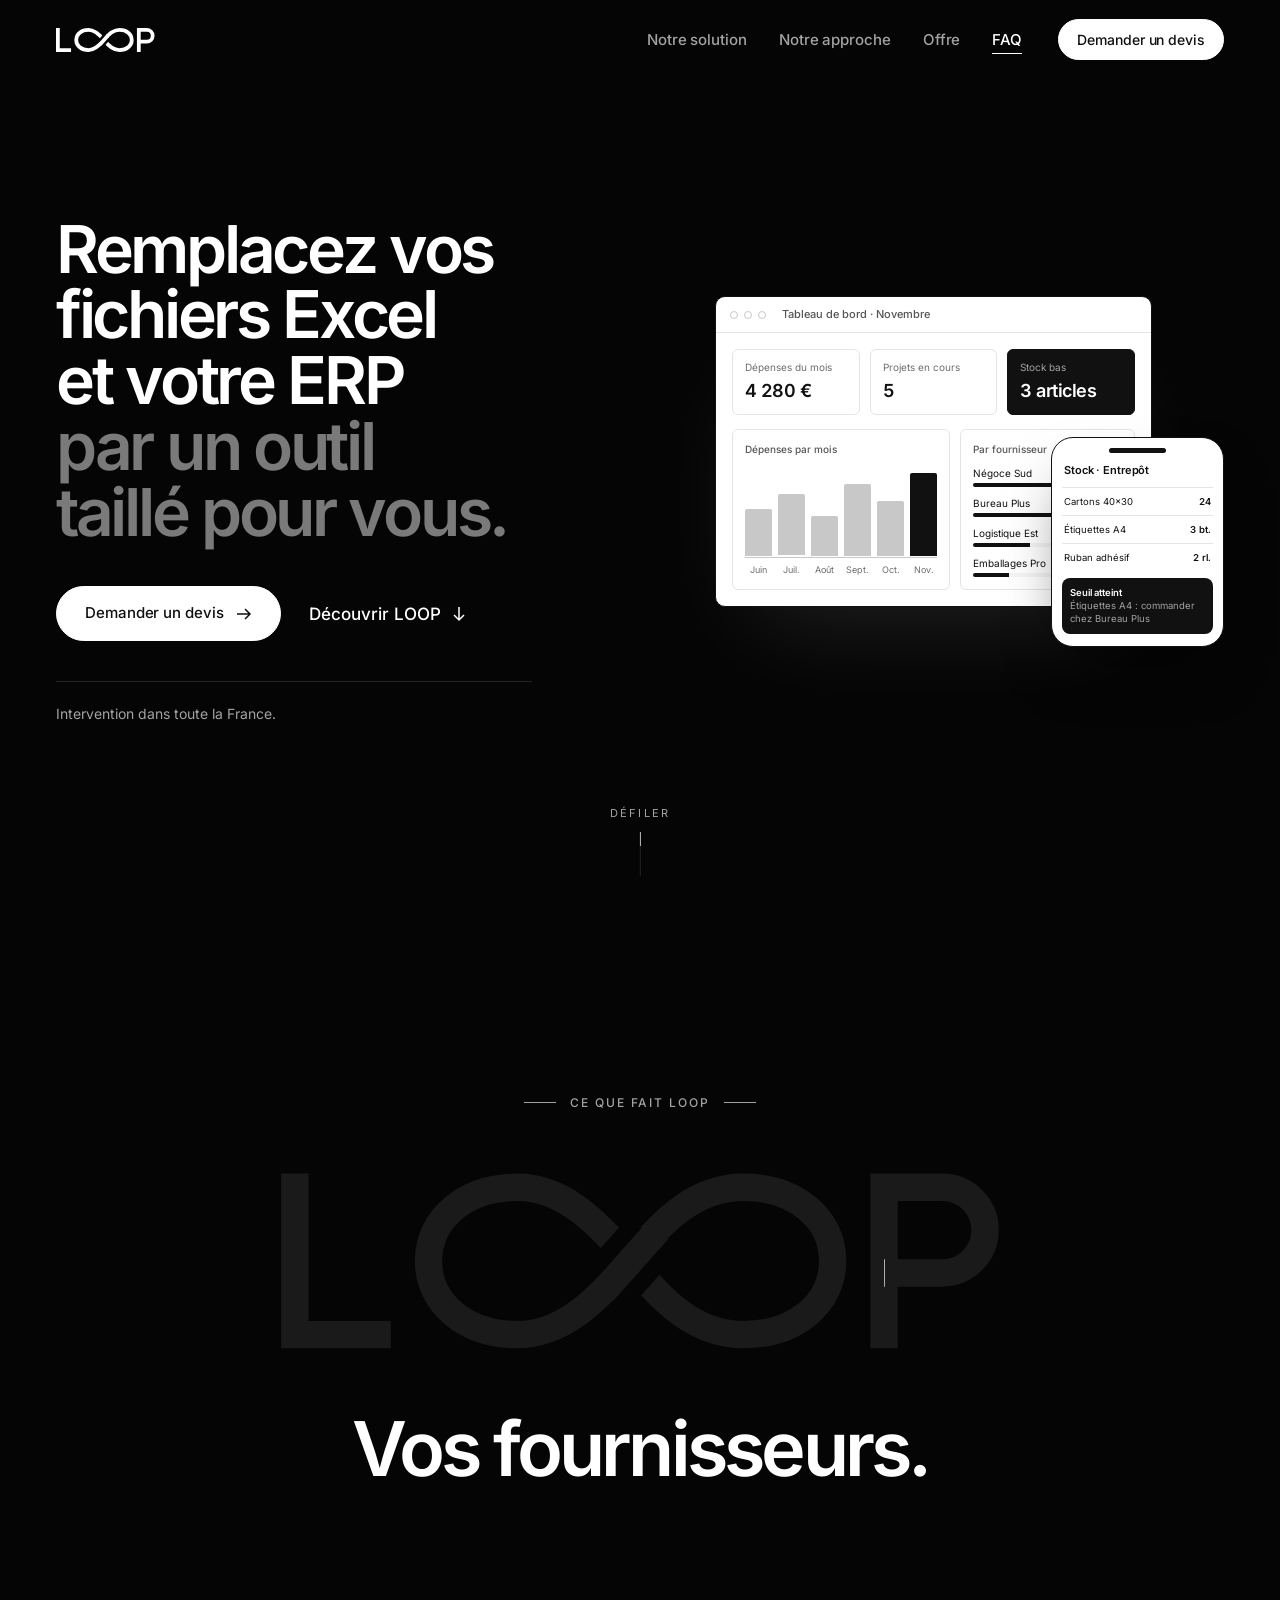
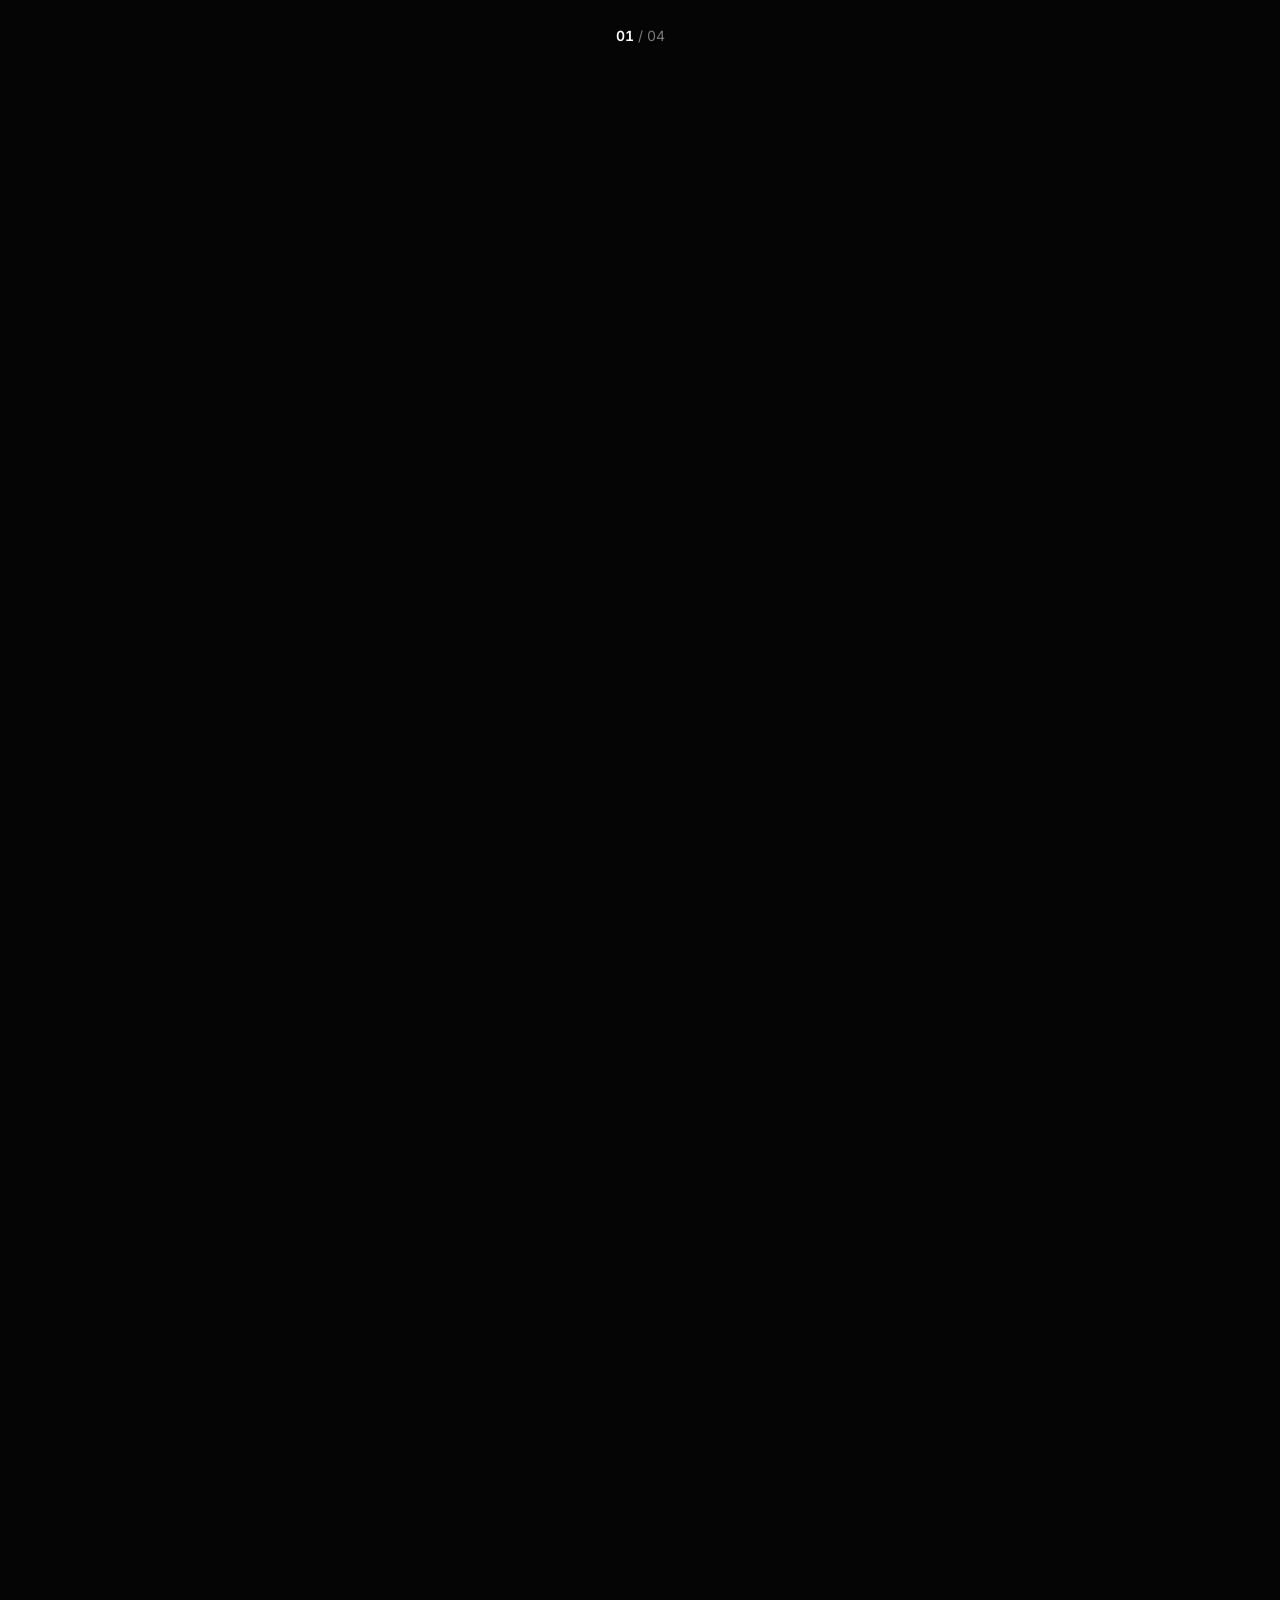
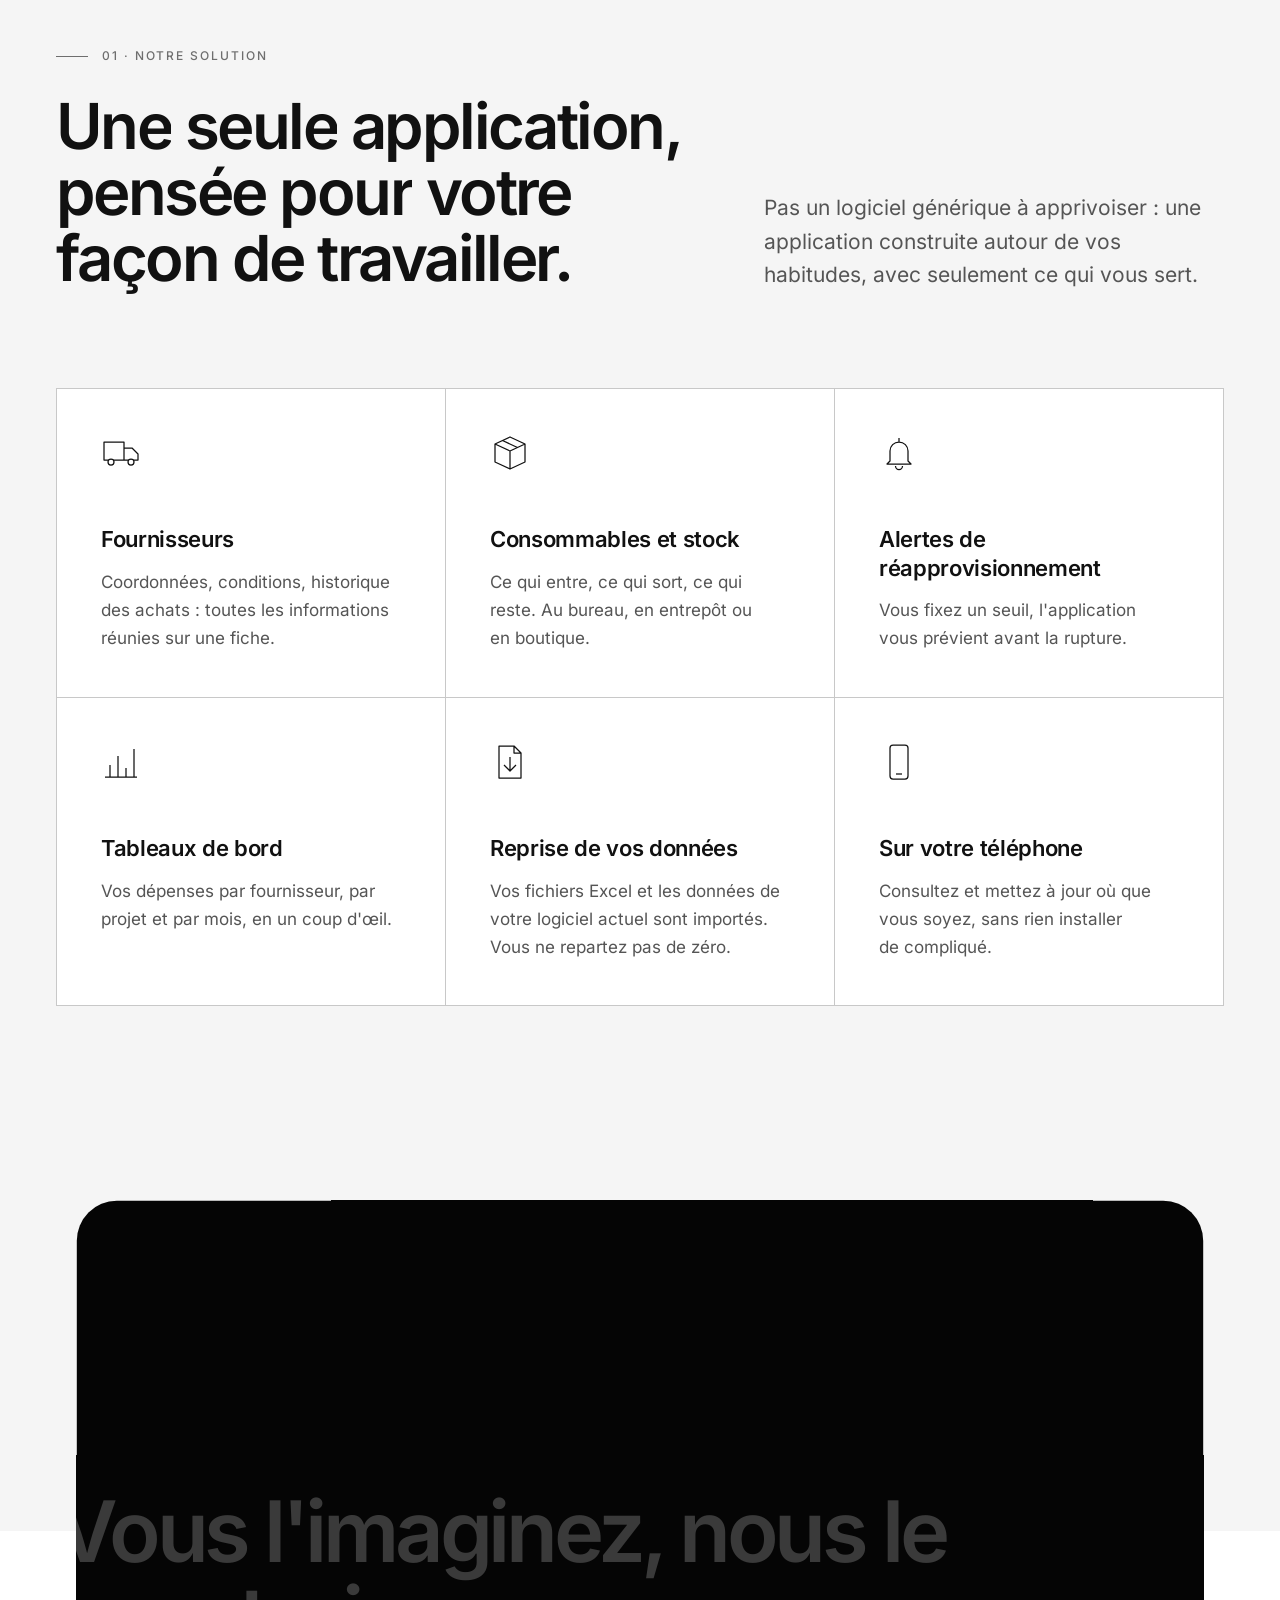
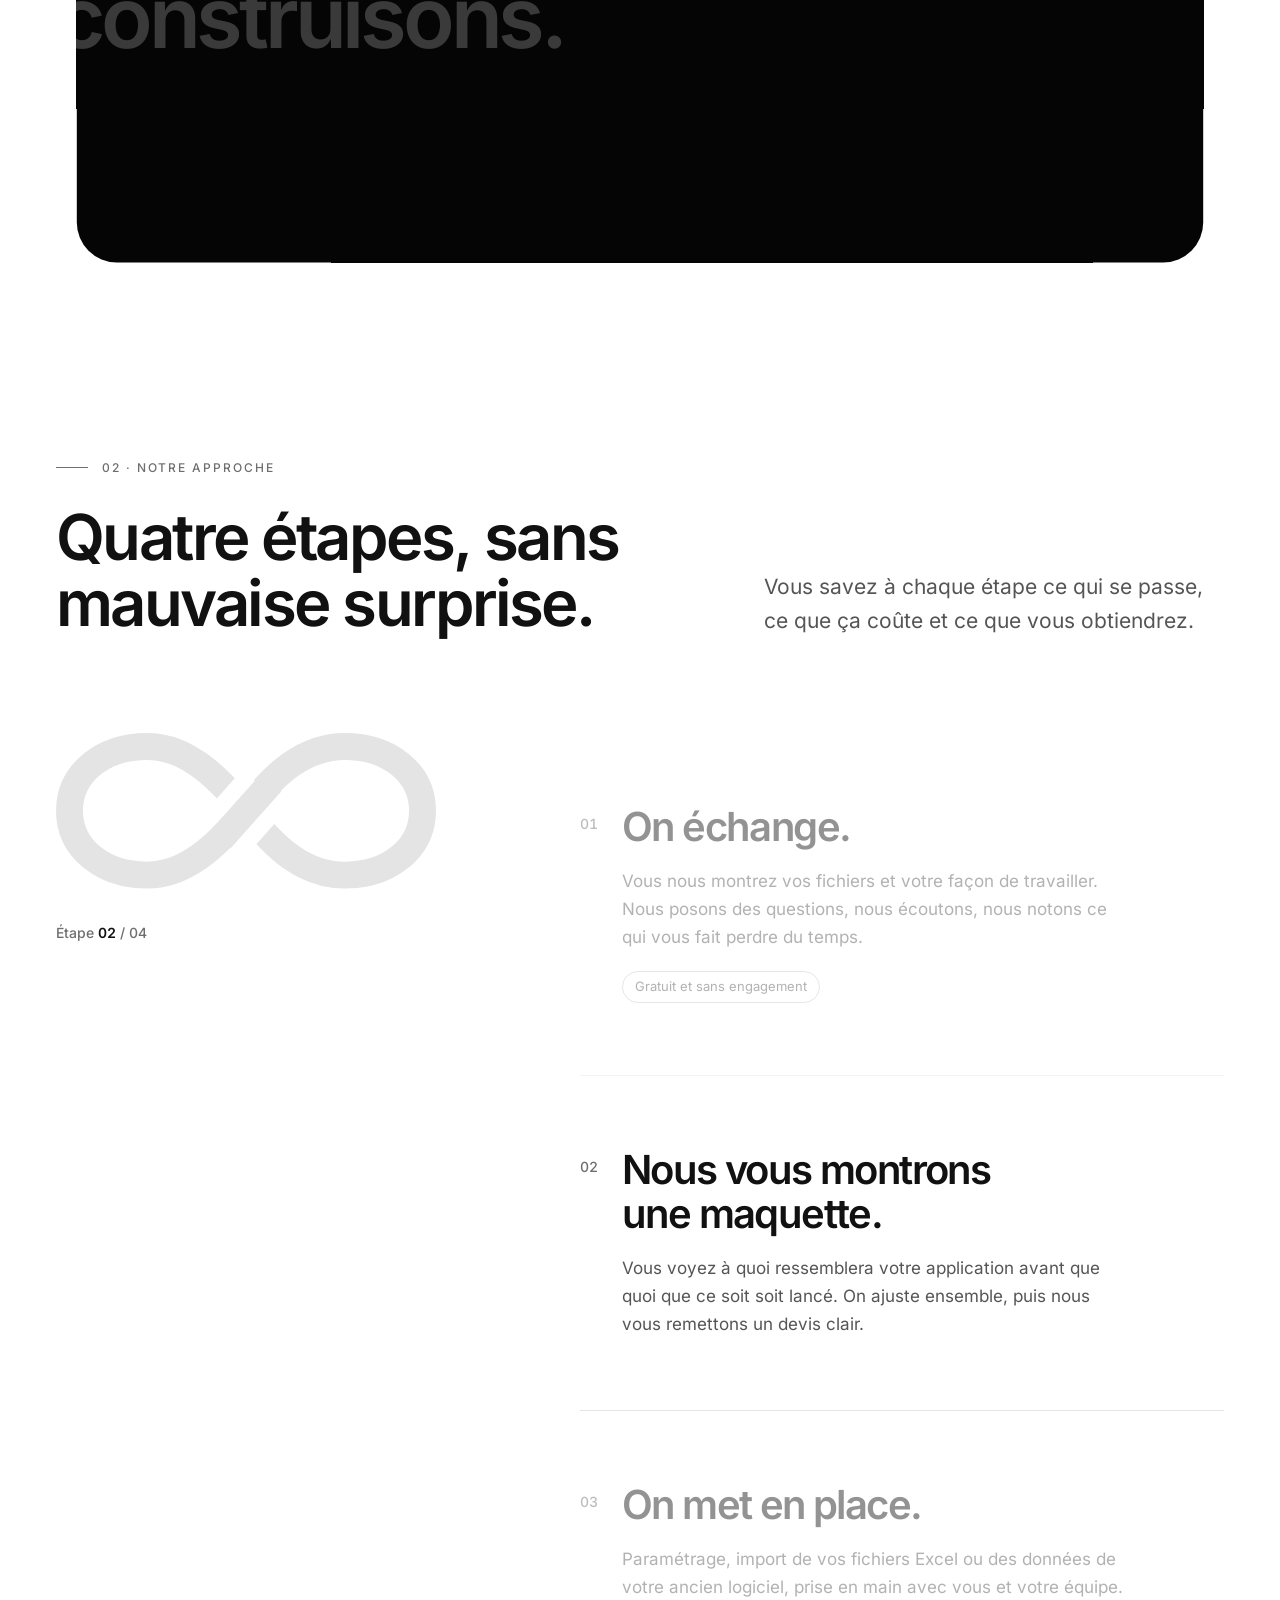
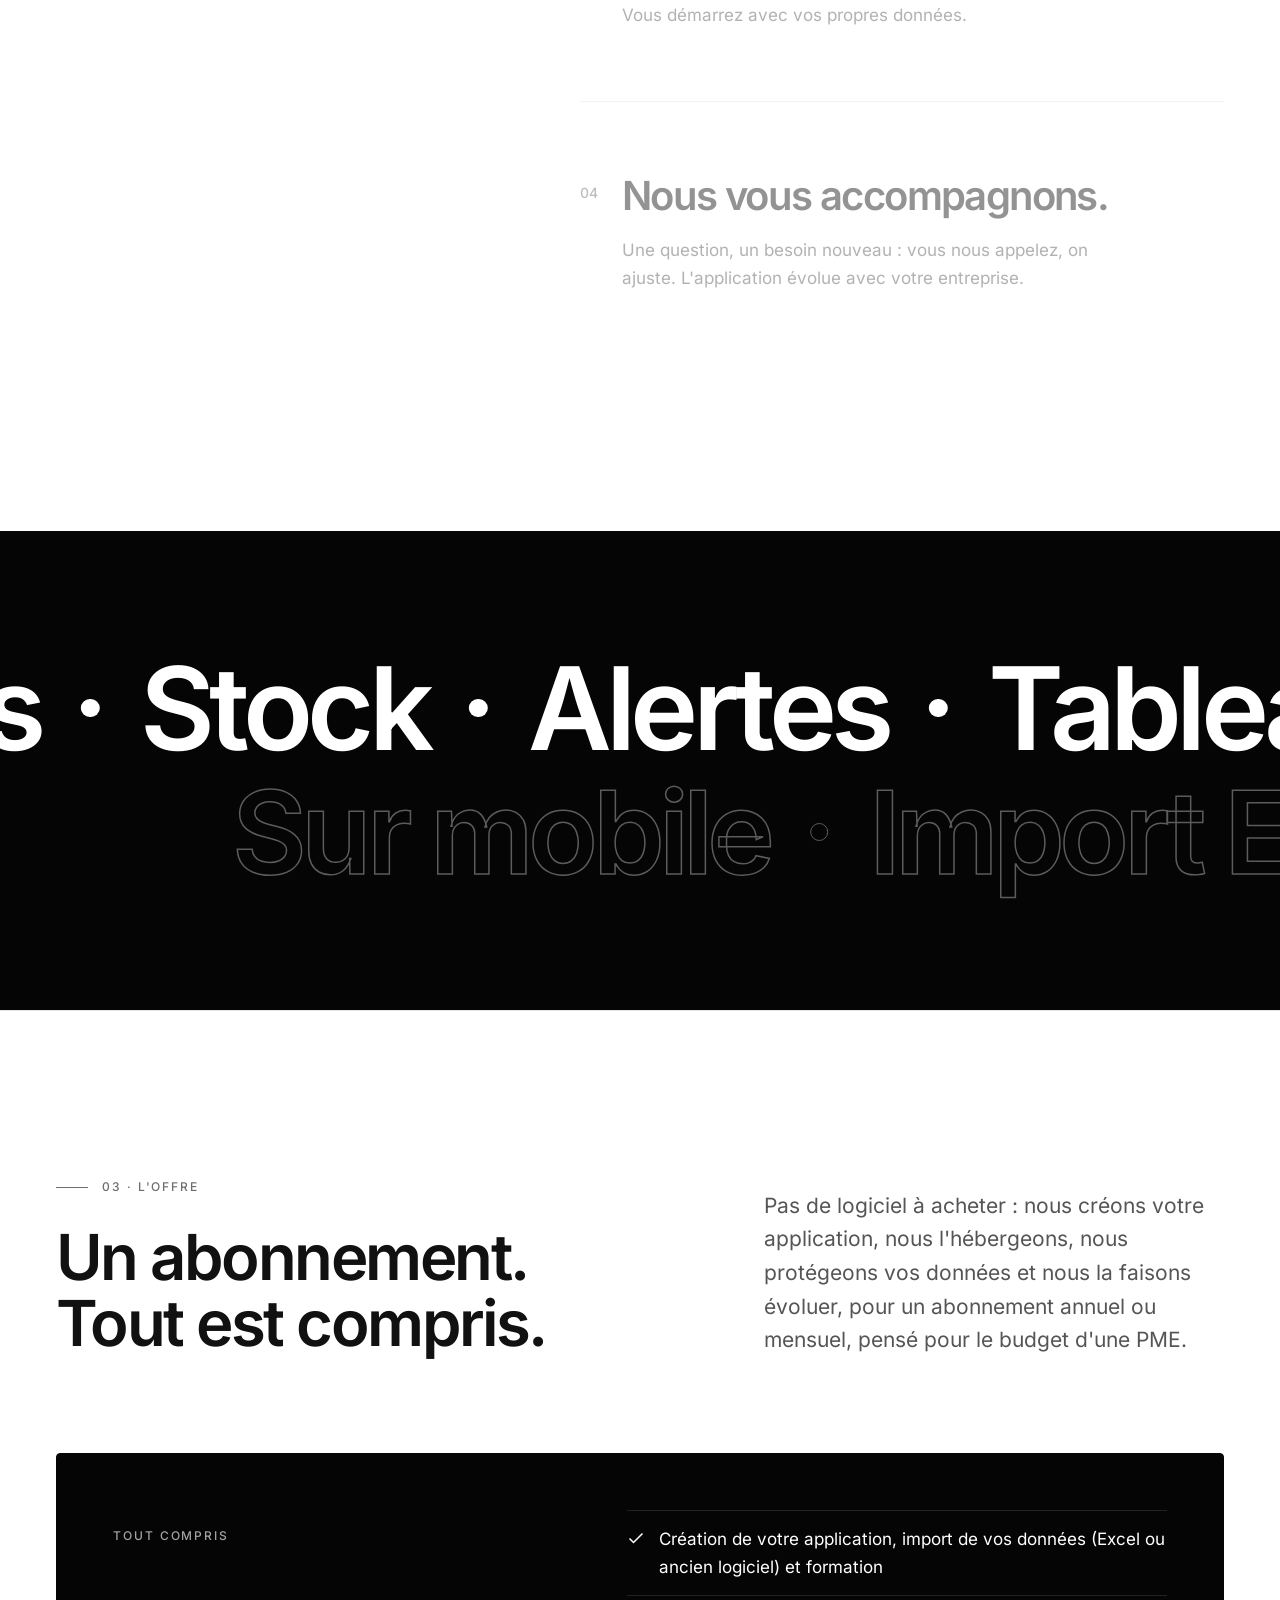
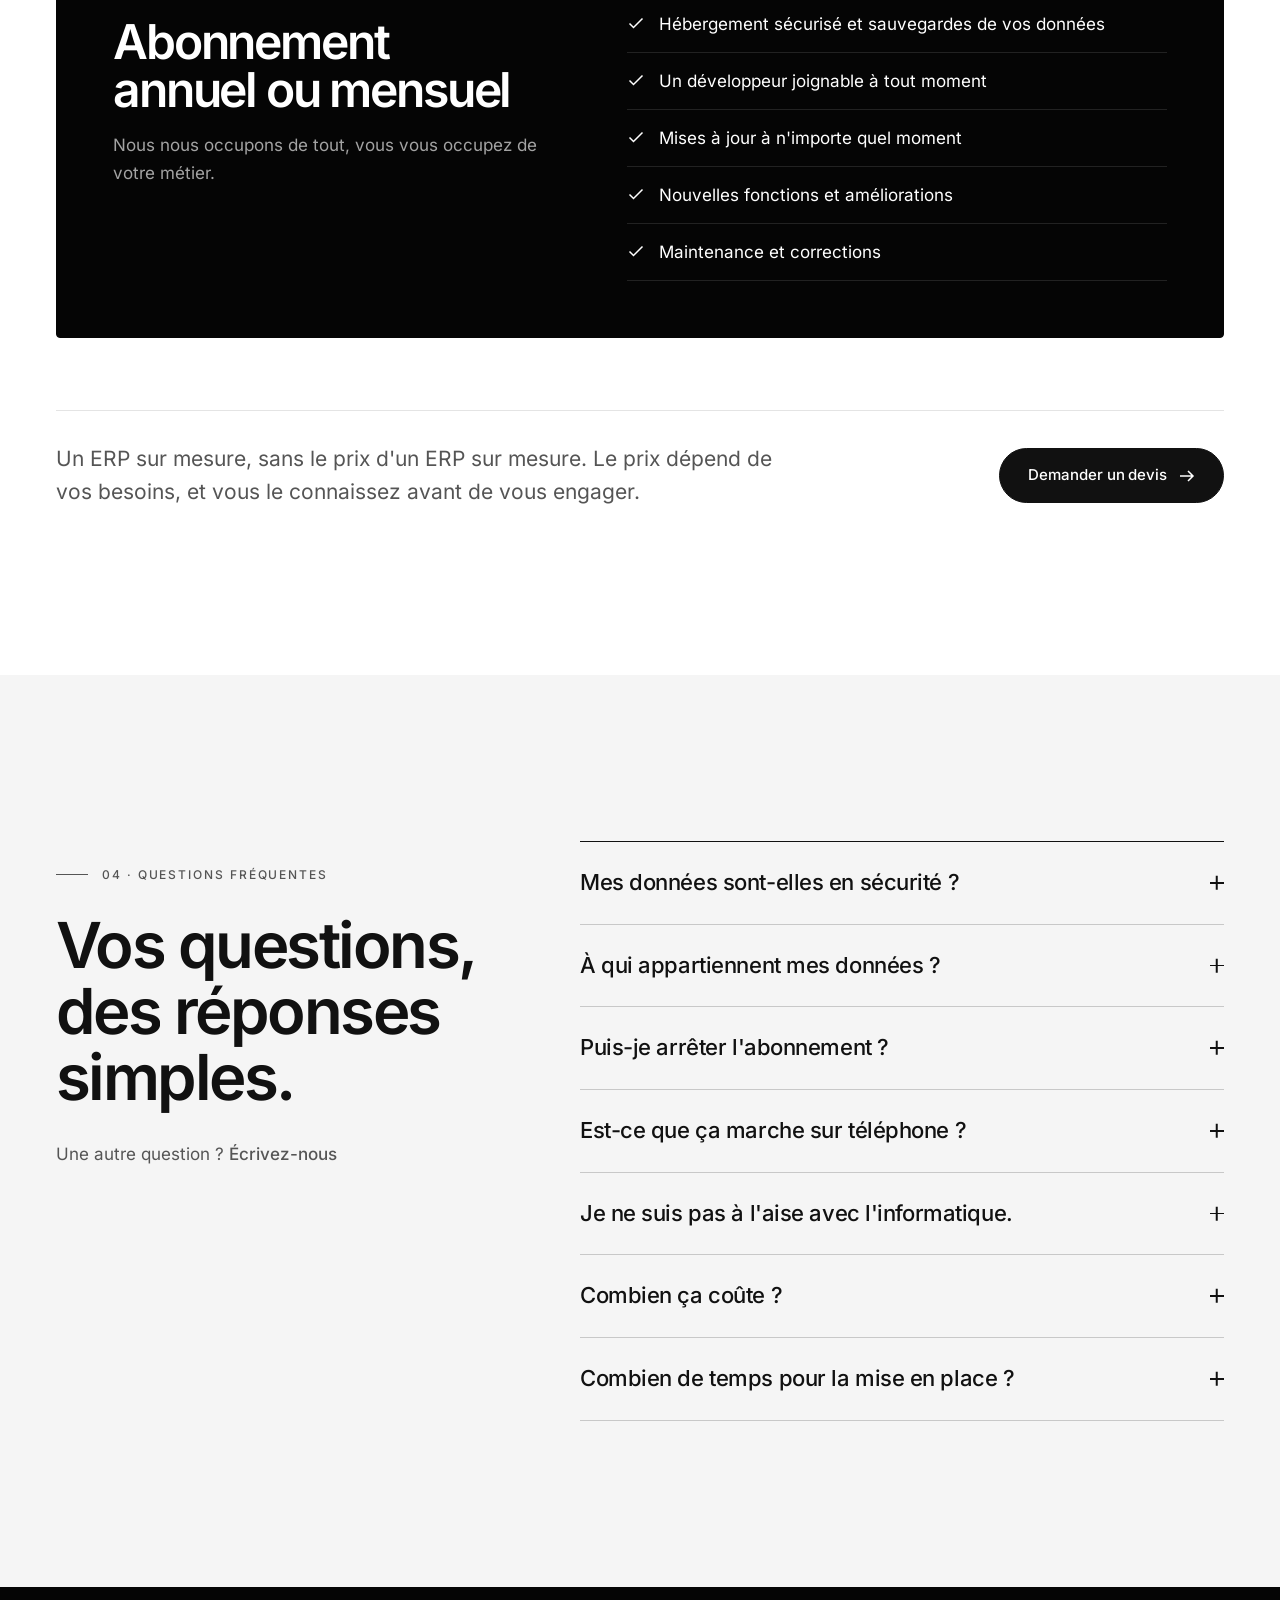
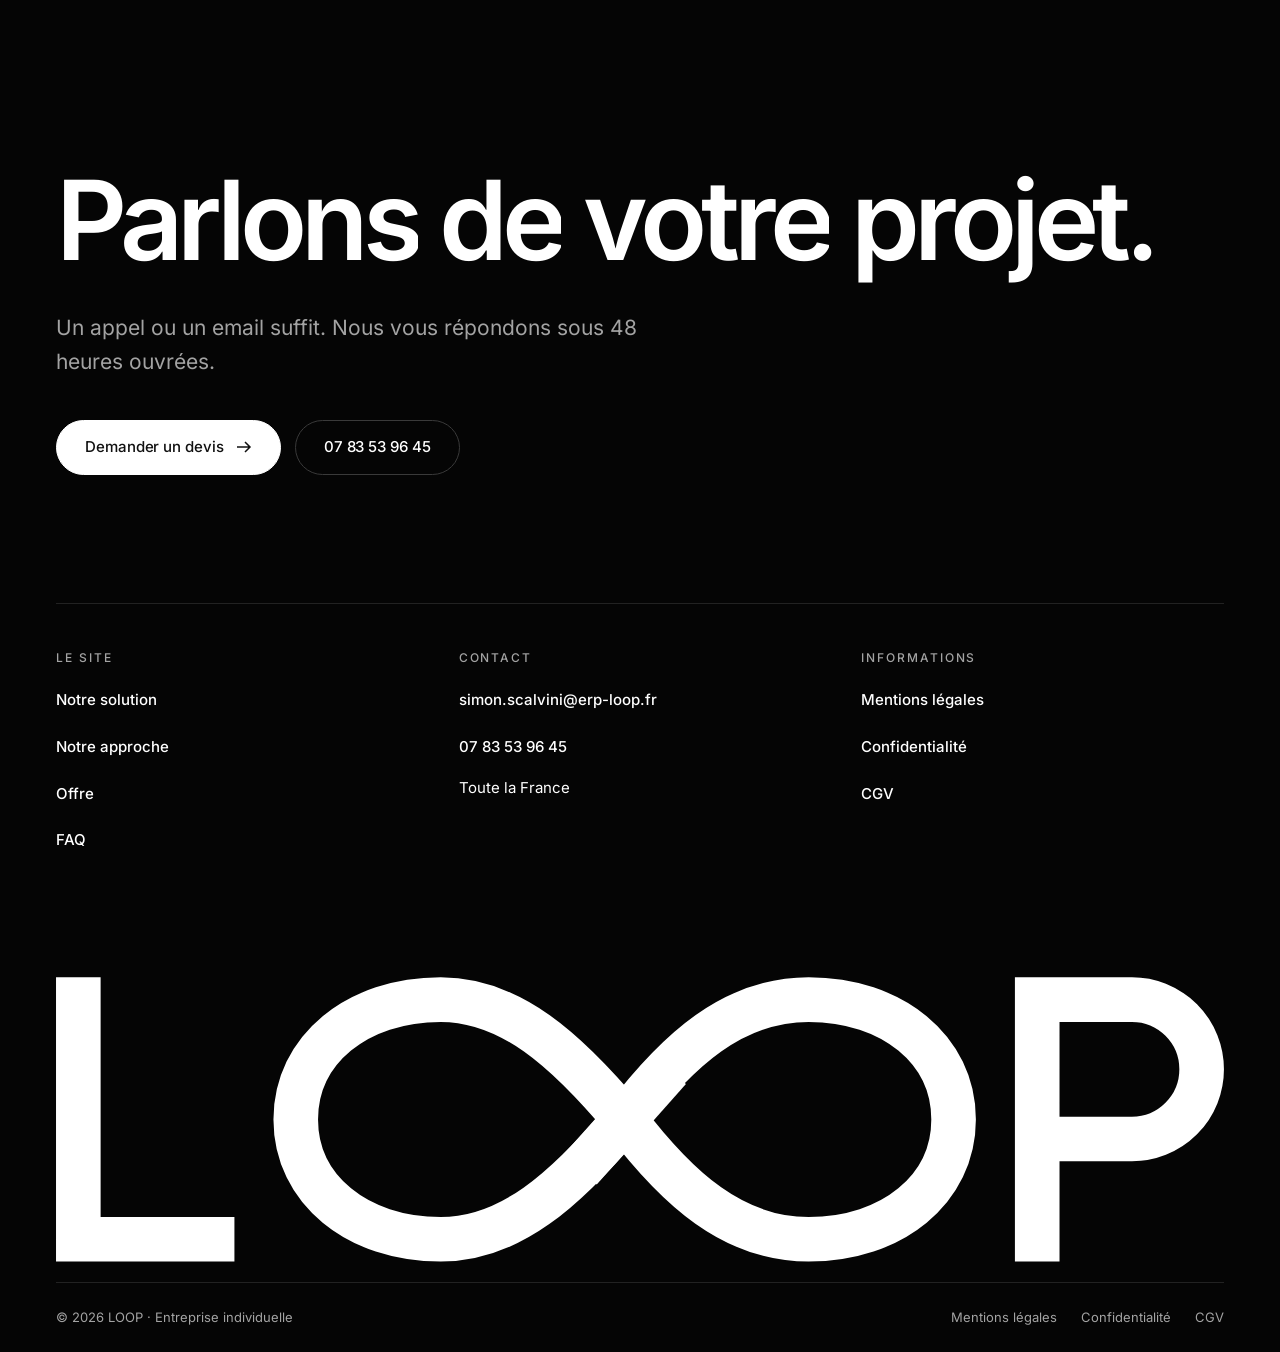
<file: index.html>
<!doctype html>
<html lang="fr" class="no-js">
<head>
  <meta charset="utf-8">
  <meta name="viewport" content="width=device-width, initial-scale=1, viewport-fit=cover">

  <!-- ========== SEO : titre et description affichés par Google ========== -->
  <title>LOOP</title>
  <meta name="description" content="LOOP crée des ERP personnalisés pour les PME, à prix accessible : fournisseurs, stock, alertes de réapprovisionnement et dépenses par projet. Reprise de vos fichiers Excel, utilisable sur téléphone, accompagnement humain.">
  <link rel="canonical" href="https://erp-loop.fr/">
  <meta name="theme-color" content="#050505">

  <!-- ========== Partage sur les réseaux (Open Graph) ========== -->
  <meta property="og:type" content="website">
  <meta property="og:locale" content="fr_FR">
  <meta property="og:site_name" content="LOOP">
  <meta property="og:title" content="LOOP · Remplacez vos fichiers Excel et votre ERP par un outil taillé pour vous">
  <meta property="og:description" content="Fournisseurs, stock, alertes et dépenses par projet au même endroit, sur ordinateur comme sur téléphone.">
  <meta property="og:url" content="https://erp-loop.fr/">
  <meta property="og:image" content="https://erp-loop.fr/assets/img/og-image.png">
  <meta property="og:image:width" content="1200">
  <meta property="og:image:height" content="630">
  <meta property="og:image:alt" content="Logo LOOP et le message : Remplacez vos fichiers Excel et votre ERP par un outil taillé pour vous.">
  <meta name="twitter:card" content="summary_large_image">

  <!-- ========== Icônes ========== -->
  <link rel="icon" href="favicon.ico" sizes="32x32">
  <link rel="icon" href="assets/img/logo/favicon.svg" type="image/svg+xml">
  <link rel="apple-touch-icon" href="apple-touch-icon.png">
  <link rel="manifest" href="site.webmanifest">

  <!-- ========== Police, styles et scripts ========== -->
  <link rel="preload" href="assets/fonts/inter-latin.woff2" as="font" type="font/woff2" crossorigin>
  <link rel="stylesheet" href="assets/css/style.css">
  <script src="assets/js/intro.js"></script>
  <script src="assets/js/vendor/lenis.min.js" defer></script>
  <script src="assets/js/main.js" defer></script>

  <!-- ========== Données structurées pour Google (à compléter) ========== -->
  <script type="application/ld+json">
  {
    "@context": "https://schema.org",
    "@type": "ProfessionalService",
    "name": "LOOP",
    "description": "ERP personnalisés pour les PME, à prix accessible : gestion des fournisseurs, du stock, alertes de réapprovisionnement et tableaux de bord.",
    "url": "https://erp-loop.fr/",
    "logo": "https://erp-loop.fr/assets/img/logo/loop-logo-noir.png",
    "email": "simon.scalvini@erp-loop.fr",
    "telephone": "+33783539645",
    "areaServed": "FR"
  }
  </script>
</head>

<body>
  <a class="skip-link" href="#contenu">Aller au contenu</a>

  <!-- ======================================================================
       ÉCRAN D'INTRODUCTION : le logo LOOP se dessine, puis le rideau se lève.
       Purement décoratif (masqué aux lecteurs d'écran).
       ====================================================================== -->
  <div class="intro" aria-hidden="true">
    <svg class="intro-logo" viewBox="22 74 419 102" width="419" height="102" focusable="false">
      <mask id="m-intro" maskUnits="userSpaceOnUse" x="0" y="0" width="600" height="300">
        <rect width="600" height="300" fill="#fff"/>
        <path d="M213.5,139.1 L238.5,110.9" stroke="#000" stroke-width="36"/>
      </mask>
      <path class="p-l" pathLength="1" d="M30,74 V168 H86" stroke-width="16" stroke-linejoin="miter"/>
      <path class="p-loop" pathLength="1" mask="url(#m-intro)" stroke-width="16" stroke-linejoin="round" d="M226,125 C245,100 265,82 292,82 C322,82 344,100 344,125 C344,150 322,168 292,168 C265,168 245,150 226,125 C205,100 185,82 160,82 C130,82 108,100 108,125 C108,150 130,168 160,168 C185,168 205,150 226,125 Z"/>
      <path class="p-cross" pathLength="1" d="M210,143 L242,107" stroke-width="16"/>
      <path class="p-p" pathLength="1" d="M374,176 V82 H408 A25,25 0 0 1 408,132 H374" stroke-width="16" stroke-linejoin="miter"/>
    </svg>
  </div>

  <!-- ======================================================================
       EN-TÊTE
       ====================================================================== -->
  <header class="site-header" data-header>
    <div class="container header-inner">
      <!-- Logo : il se redessine au survol de la souris -->
      <a class="brand" href="index.html" aria-label="LOOP, retour à l'accueil">
        <svg class="brand-logo" viewBox="22 74 419 102" width="419" height="102" aria-hidden="true" focusable="false">
          <mask id="m-head" maskUnits="userSpaceOnUse" x="0" y="0" width="600" height="300">
            <rect width="600" height="300" fill="#fff"/>
            <path d="M213.5,139.1 L238.5,110.9" stroke="#000" stroke-width="36"/>
          </mask>
          <g fill="none" stroke="currentColor" stroke-width="16">
            <path class="p-l" pathLength="1" d="M30,74 V168 H86"/>
            <path class="p-loop" pathLength="1" mask="url(#m-head)" stroke-linejoin="round" d="M226,125 C245,100 265,82 292,82 C322,82 344,100 344,125 C344,150 322,168 292,168 C265,168 245,150 226,125 C205,100 185,82 160,82 C130,82 108,100 108,125 C108,150 130,168 160,168 C185,168 205,150 226,125 Z"/>
            <path class="p-cross" pathLength="1" d="M210,143 L242,107"/>
            <path class="p-p" pathLength="1" d="M374,176 V82 H408 A25,25 0 0 1 408,132 H374"/>
          </g>
        </svg>
      </a>

      <nav class="nav" id="menu" aria-label="Navigation principale">
        <ul class="nav-list">
          <li><a href="#solution">Notre solution</a></li>
          <li><a href="#methode">Notre approche</a></li>
          <li><a href="#offre">Offre</a></li>
          <li><a href="#faq">FAQ</a></li>
        </ul>
        <div class="nav-contact">
          <a href="mailto:simon.scalvini@erp-loop.fr">simon.scalvini@erp-loop.fr</a>
          <a href="tel:+33783539645">07 83 53 96 45</a>
        </div>
      </nav>

      <a class="btn btn--small header-cta" href="mailto:simon.scalvini@erp-loop.fr?subject=Demande%20de%20devis" aria-label="Demander un devis" data-quote>
        <span class="only-desktop">Demander un devis</span><span class="only-mobile">Devis</span>
      </a>

      <button class="nav-toggle" type="button" aria-expanded="false" aria-controls="menu">
        <span class="sr-only" data-label>Ouvrir le menu</span>
        <i class="bar" aria-hidden="true"></i>
        <i class="bar" aria-hidden="true"></i>
      </button>
    </div>
    <!-- Barre fine qui indique la progression dans la page -->
    <span class="scroll-progress" aria-hidden="true"></span>
  </header>

  <main id="contenu">

    <!-- ====================================================================
         1. ACCUEIL
         ==================================================================== -->
    <section class="hero on-dark" data-theme="dark" data-hero aria-labelledby="titre-accueil">
      <div class="container hero-grid">
        <div class="hero-text" data-hero-text>
          <h1 class="hero-title" id="titre-accueil">
            <span class="line"><span style="--i:0">Remplacez vos fichiers Excel et votre ERP</span></span>
            <span class="line line--muted"><span style="--i:1">par un outil taillé pour vous.</span></span>
          </h1>

          <div class="hero-actions hero-fade" style="--i:2">
            <a class="btn btn--light" href="mailto:simon.scalvini@erp-loop.fr?subject=Demande%20de%20devis" data-quote>
              Demander un devis
              <svg class="arrow" viewBox="0 0 16 16" fill="none" stroke="currentColor" stroke-width="1.5" aria-hidden="true"><path d="M1 8h13M9 3l5 5-5 5"/></svg>
            </a>
            <a class="link" href="#histoire">
              Découvrir LOOP
              <svg class="arrow" viewBox="0 0 16 16" fill="none" stroke="currentColor" stroke-width="1.5" aria-hidden="true"><path d="M8 1v13M3 9l5 5 5-5"/></svg>
            </a>
          </div>

          <p class="hero-note hero-fade" style="--i:3">Intervention dans toute la France.</p>
        </div>

        <!-- Maquette stylisée : exemple de tableau de bord + téléphone.
             Les chiffres sont fictifs. -->
        <div class="hero-visual" data-hero-visual>
          <div class="mockup mockup-in" role="img" aria-label="Exemple d'application LOOP : tableau de bord avec les dépenses du mois, les articles en stock bas et les dépenses par fournisseur, et sur téléphone une alerte de réapprovisionnement.">
            <div class="mock-window" aria-hidden="true">
              <div class="mock-bar"><i></i><i></i><i></i><b>Tableau de bord · Novembre</b></div>
              <div class="mock-body">
                <div class="mock-kpis">
                  <div class="mock-kpi"><span>Dépenses du mois</span><strong>4 280 €</strong></div>
                  <div class="mock-kpi"><span>Projets en cours</span><strong>5</strong></div>
                  <div class="mock-kpi mock-kpi--dark"><span>Stock bas</span><strong>3 articles</strong></div>
                </div>
                <div class="mock-panels">
                  <div class="mock-panel">
                    <b>Dépenses par mois</b>
                    <div class="mock-bars">
                      <span style="--h:52%;--i:0"></span>
                      <span style="--h:68%;--i:1"></span>
                      <span style="--h:44%;--i:2"></span>
                      <span style="--h:80%;--i:3"></span>
                      <span style="--h:61%;--i:4"></span>
                      <span style="--h:92%;--i:5"></span>
                    </div>
                    <div class="mock-months"><span>Juin</span><span>Juil.</span><span>Août</span><span>Sept.</span><span>Oct.</span><span>Nov.</span></div>
                  </div>
                  <div class="mock-panel">
                    <b>Par fournisseur</b>
                    <div class="mock-rows">
                      <div class="mock-row">Négoce Sud<em>1 840 €</em><i style="--w:86%;--i:0"></i></div>
                      <div class="mock-row">Bureau Plus<em>1 120 €</em><i style="--w:54%;--i:1"></i></div>
                      <div class="mock-row">Logistique Est<em>790 €</em><i style="--w:38%;--i:2"></i></div>
                      <div class="mock-row">Emballages Pro<em>530 €</em><i style="--w:24%;--i:3"></i></div>
                    </div>
                  </div>
                </div>
              </div>
            </div>

            <div class="mock-phone" aria-hidden="true">
              <b>Stock · Entrepôt</b>
              <div class="mock-item">Cartons 40×30<em>24</em></div>
              <div class="mock-item">Étiquettes A4<em>3 bt.</em></div>
              <div class="mock-item">Ruban adhésif<em>2 rl.</em></div>
              <div class="mock-alert"><strong>Seuil atteint</strong><span>Étiquettes A4 : commander chez Bureau Plus</span></div>
            </div>
          </div>
        </div>
      </div>
      </div>

      <!-- Indication de défilement -->
      <a class="scroll-cue hero-fade" style="--i:4" href="#histoire" aria-label="Faire défiler vers la suite">
        <span>Défiler</span><i aria-hidden="true"></i>
      </a>
    </section>

    <!-- ====================================================================
         HISTOIRE : section « épinglée ». En défilant, le symbole LOOP se
         dessine et relie, un par un, les éléments de votre gestion.
         ==================================================================== -->
    <section class="story on-dark" id="histoire" data-theme="dark" data-story aria-labelledby="titre-histoire">
      <div class="story-sticky">
        <p class="eyebrow story-eyebrow">Ce que fait LOOP</p>
        <h2 class="sr-only" id="titre-histoire">Tout est relié, au même endroit</h2>

        <div class="story-logo">
          <svg class="story-track" viewBox="22 74 419 102" width="419" height="102" aria-hidden="true" focusable="false">
          <mask id="m-story-track" maskUnits="userSpaceOnUse" x="0" y="0" width="600" height="300">
            <rect width="600" height="300" fill="#fff"/>
            <path d="M213.5,139.1 L238.5,110.9" stroke="#000" stroke-width="36"/>
          </mask>
          <g fill="none" stroke="currentColor" stroke-width="16">
            <path class="p-l" d="M30,74 V168 H86"/>
            <path class="p-loop" mask="url(#m-story-track)" stroke-linejoin="round" d="M226,125 C245,100 265,82 292,82 C322,82 344,100 344,125 C344,150 322,168 292,168 C265,168 245,150 226,125 C205,100 185,82 160,82 C130,82 108,100 108,125 C108,150 130,168 160,168 C185,168 205,150 226,125 Z"/>
            <path class="p-cross" d="M210,143 L242,107"/>
            <path class="p-p" d="M374,176 V82 H408 A25,25 0 0 1 408,132 H374"/>
          </g>
        </svg>
          <svg class="story-draw" viewBox="22 74 419 102" width="419" height="102" aria-hidden="true" focusable="false">
          <mask id="m-story" maskUnits="userSpaceOnUse" x="0" y="0" width="600" height="300">
            <rect width="600" height="300" fill="#fff"/>
            <path d="M213.5,139.1 L238.5,110.9" stroke="#000" stroke-width="36"/>
          </mask>
          <g fill="none" stroke="currentColor" stroke-width="16">
            <path class="p-l" pathLength="1" d="M30,74 V168 H86"/>
            <path class="p-loop" pathLength="1" mask="url(#m-story)" stroke-linejoin="round" d="M226,125 C245,100 265,82 292,82 C322,82 344,100 344,125 C344,150 322,168 292,168 C265,168 245,150 226,125 C205,100 185,82 160,82 C130,82 108,100 108,125 C108,150 130,168 160,168 C185,168 205,150 226,125 Z"/>
            <path class="p-cross" pathLength="1" d="M210,143 L242,107"/>
            <path class="p-p" pathLength="1" d="M374,176 V82 H408 A25,25 0 0 1 408,132 H374"/>
          </g>
        </svg>
        </div>

        <ol class="story-lines">
          <li class="is-current"><strong>Vos fournisseurs.</strong></li>
          <li><strong>Votre stock.</strong></li>
          <li><strong>Vos dépenses.</strong></li>
          <li><strong>Tout est relié.</strong><span>Un seul outil, pensé pour votre entreprise.</span></li>
        </ol>

        <p class="story-count" aria-hidden="true"><strong data-story-count>01</strong> / 04</p>
      </div>
    </section>

    <!-- ====================================================================
         2. LA SOLUTION
         ==================================================================== -->
    <section class="section solution" id="solution" aria-labelledby="titre-solution">
      <div class="container">
        <div class="section-head">
          <div>
            <p class="eyebrow reveal">01 · Notre solution</p>
            <h2 class="split" id="titre-solution">Une seule application, pensée pour votre façon de travailler.</h2>
          </div>
          <p class="lead reveal" style="--d:2">
            Pas un logiciel générique à apprivoiser : une application construite autour
            de vos habitudes, avec seulement ce qui vous sert.
          </p>
        </div>

        <ul class="features">
          <li class="feature reveal">
            <span class="feature-icon" aria-hidden="true">
              <svg viewBox="0 0 40 40" fill="none" stroke="currentColor" stroke-width="1.25" stroke-linejoin="round"><path d="M3 9h20v18H3zM23 15h8l6 6v6H23z"/><circle cx="10" cy="29" r="3" fill="#fff"/><circle cx="30" cy="29" r="3" fill="#fff"/></svg>
            </span>
            <h3>Fournisseurs</h3>
            <p>Coordonnées, conditions, historique des achats : toutes les informations réunies sur une fiche.</p>
          </li>
          <li class="feature reveal" style="--d:1">
            <span class="feature-icon" aria-hidden="true">
              <svg viewBox="0 0 40 40" fill="none" stroke="currentColor" stroke-width="1.25" stroke-linejoin="round"><path d="M20 4l15 7v18l-15 7-15-7V11zM5 11l15 7 15-7M20 18v18M12.5 7.5l15 7"/></svg>
            </span>
            <h3>Consommables et stock</h3>
            <p>Ce qui entre, ce qui sort, ce qui reste. Au bureau, en entrepôt ou en boutique.</p>
          </li>
          <li class="feature reveal" style="--d:2">
            <span class="feature-icon" aria-hidden="true">
              <svg viewBox="0 0 40 40" fill="none" stroke="currentColor" stroke-width="1.25" stroke-linejoin="round"><path d="M11 28V18a9 9 0 0 1 18 0v10l3 3H8zM16.5 33a3.5 3.5 0 0 0 7 0M20 5v4"/></svg>
            </span>
            <h3>Alertes de réapprovisionnement</h3>
            <p>Vous fixez un seuil, l'application vous prévient avant la rupture.</p>
          </li>
          <li class="feature reveal">
            <span class="feature-icon" aria-hidden="true">
              <svg viewBox="0 0 40 40" fill="none" stroke="currentColor" stroke-width="1.25"><path d="M4 35h32M9 35V23M17 35V14M25 35V26M33 35V7"/></svg>
            </span>
            <h3>Tableaux de bord</h3>
            <p>Vos dépenses par fournisseur, par projet et par mois, en un coup d'œil.</p>
          </li>
          <li class="feature reveal" style="--d:1">
            <span class="feature-icon" aria-hidden="true">
              <svg viewBox="0 0 40 40" fill="none" stroke="currentColor" stroke-width="1.25" stroke-linejoin="round"><path d="M9 4h15l7 7v25H9zM24 4v7h7M20 15v14M14 23l6 6 6-6"/></svg>
            </span>
            <h3>Reprise de vos données</h3>
            <p>Vos fichiers Excel et les données de votre logiciel actuel sont importés. Vous ne repartez pas de zéro.</p>
          </li>
          <li class="feature reveal" style="--d:2">
            <span class="feature-icon" aria-hidden="true">
              <svg viewBox="0 0 40 40" fill="none" stroke="currentColor" stroke-width="1.25" stroke-linejoin="round"><rect x="11" y="3" width="18" height="34" rx="3"/><path d="M17 32h6"/></svg>
            </span>
            <h3>Sur votre téléphone</h3>
            <p>Consultez et mettez à jour où que vous soyez, sans rien installer de compliqué.</p>
          </li>
        </ul>
      </div>
    </section>

    <!-- Bandeau noir : il s'élargit jusqu'aux bords, puis les mots s'éclairent -->
    <div class="statement-wrap">
      <section class="statement on-dark" data-theme="dark" data-expand aria-label="Notre promesse">
        <div class="container">
          <svg class="statement-symbol reveal" viewBox="99 73 254 104" width="254" height="104" aria-hidden="true" focusable="false">
            <mask id="m-statement" maskUnits="userSpaceOnUse" x="0" y="0" width="600" height="300">
              <rect width="600" height="300" fill="#fff"/>
              <path d="M213.5,139.1 L238.5,110.9" stroke="#000" stroke-width="40"/>
            </mask>
            <g fill="none" stroke="#fff" stroke-width="18">
              <path mask="url(#m-statement)" stroke-linejoin="round" d="M226,125 C245,100 265,82 292,82 C322,82 344,100 344,125 C344,150 322,168 292,168 C265,168 245,150 226,125 C205,100 185,82 160,82 C130,82 108,100 108,125 C108,150 130,168 160,168 C185,168 205,150 226,125 Z"/>
              <path d="M209,144 L243,106"/>
            </g>
          </svg>
          <p class="statement-text" data-words>Vous l'imaginez, nous le construisons.</p>
        </div>
      </section>
    </div>

    <!-- ====================================================================
         3. COMMENT ÇA MARCHE
         ==================================================================== -->
    <section class="section method" id="methode" aria-labelledby="titre-methode">
      <div class="container">
        <div class="section-head">
          <div>
            <p class="eyebrow reveal">02 · Notre approche</p>
            <h2 class="split" id="titre-methode">Quatre étapes, sans mauvaise surprise.</h2>
          </div>
          <p class="lead reveal" style="--d:2">
            Vous savez à chaque étape ce qui se passe, ce que ça coûte et ce que vous
            obtiendrez.
          </p>
        </div>

        <div class="method-grid" data-method>
          <!-- Le symbole LOOP se dessine au fur et à mesure des étapes -->
          <div class="method-visual" aria-hidden="true">
            <svg class="method-symbol" viewBox="99 73 254 104" width="254" height="104" focusable="false">
              <mask id="m-method" maskUnits="userSpaceOnUse" x="0" y="0" width="600" height="300">
                <rect width="600" height="300" fill="#fff"/>
                <path d="M213.5,139.1 L238.5,110.9" stroke="#000" stroke-width="40"/>
              </mask>
              <g fill="none" stroke-width="18" stroke-linejoin="round">
                <path class="track" mask="url(#m-method)" d="M226,125 C245,100 265,82 292,82 C322,82 344,100 344,125 C344,150 322,168 292,168 C265,168 245,150 226,125 C205,100 185,82 160,82 C130,82 108,100 108,125 C108,150 130,168 160,168 C185,168 205,150 226,125 Z"/>
                <path class="track" d="M209,144 L243,106"/>
                <path class="p-loop" pathLength="1" mask="url(#m-method)" d="M226,125 C245,100 265,82 292,82 C322,82 344,100 344,125 C344,150 322,168 292,168 C265,168 245,150 226,125 C205,100 185,82 160,82 C130,82 108,100 108,125 C108,150 130,168 160,168 C185,168 205,150 226,125 Z"/>
                <path class="p-cross" pathLength="1" d="M209,144 L243,106"/>
              </g>
            </svg>
            <p class="method-counter">Étape <strong data-step-current>01</strong> / 04</p>
          </div>

          <ol class="steps">
            <li class="step" data-step="01">
              <span class="step-num">01</span>
              <h3>On échange.</h3>
              <p>Vous nous montrez vos fichiers et votre façon de travailler. Nous posons des questions, nous écoutons, nous notons ce qui vous fait perdre du temps.</p>
              <span class="tag">Gratuit et sans engagement</span>
            </li>
            <li class="step" data-step="02">
              <span class="step-num">02</span>
              <h3>Nous vous montrons une maquette.</h3>
              <p>Vous voyez à quoi ressemblera votre application avant que quoi que ce soit soit lancé. On ajuste ensemble, puis nous vous remettons un devis clair.</p>
            </li>
            <li class="step" data-step="03">
              <span class="step-num">03</span>
              <h3>On met en place.</h3>
              <p>Paramétrage, import de vos fichiers Excel ou des données de votre ancien logiciel, prise en main avec vous et votre équipe. Vous démarrez avec vos propres données.</p>
            </li>
            <li class="step" data-step="04">
              <span class="step-num">04</span>
              <h3>Nous vous accompagnons.</h3>
              <p>Une question, un besoin nouveau : vous nous appelez, on ajuste. L'application évolue avec votre entreprise.</p>
            </li>
          </ol>
        </div>
      </div>
    </section>

    <!-- Bandeau de mots qui glissent selon le défilement (décoratif) -->
    <div class="ticker on-dark" data-theme="dark" data-ticker aria-hidden="true">
      <p class="ticker-row" data-dir="-1">Fournisseurs <i></i> Stock <i></i> Alertes <i></i> Tableaux de bord <i></i> Fournisseurs <i></i> Stock <i></i> Alertes <i></i></p>
      <p class="ticker-row ticker-row--outline" data-dir="1">Sur mobile <i></i> Import Excel <i></i> Accompagnement <i></i> Sur mobile <i></i> Import Excel <i></i> Accompagnement <i></i></p>
    </div>

    <!-- ====================================================================
         4. L'OFFRE
         ==================================================================== -->
    <section class="section offer" id="offre" aria-labelledby="titre-offre">
      <div class="container">
        <div class="section-head">
          <div>
            <p class="eyebrow reveal">03 · L'offre</p>
            <h2 class="split" id="titre-offre">Un abonnement. Tout est compris.</h2>
          </div>
          <p class="lead reveal" style="--d:2">
            Pas de logiciel à acheter&nbsp;: nous créons votre application, nous l'hébergeons,
            nous protégeons vos données et nous la faisons évoluer, pour un abonnement annuel ou mensuel, pensé pour le budget d'une PME.
          </p>
        </div>

        <!-- Une seule offre : l'abonnement (annuel ou mensuel), tout compris -->
        <article class="offer-card offer-card--dark offer-card--single on-dark reveal">
          <div class="offer-main">
            <p class="offer-kicker"><span>Tout compris</span></p>
            <h3>Abonnement annuel ou mensuel</h3>
            <p>Nous nous occupons de tout, vous vous occupez de votre métier.</p>
          </div>
          <ul class="check-list">
              <li><svg viewBox="0 0 18 18" fill="none" stroke="currentColor" stroke-width="1.5" aria-hidden="true"><path d="M2.5 9.5l4 4 9-9"/></svg>Création de votre application, import de vos données (Excel ou ancien logiciel) et formation</li>
              <li><svg viewBox="0 0 18 18" fill="none" stroke="currentColor" stroke-width="1.5" aria-hidden="true"><path d="M2.5 9.5l4 4 9-9"/></svg>Hébergement sécurisé et sauvegardes de vos données</li>
              <li><svg viewBox="0 0 18 18" fill="none" stroke="currentColor" stroke-width="1.5" aria-hidden="true"><path d="M2.5 9.5l4 4 9-9"/></svg>Un développeur joignable à tout moment</li>
              <li><svg viewBox="0 0 18 18" fill="none" stroke="currentColor" stroke-width="1.5" aria-hidden="true"><path d="M2.5 9.5l4 4 9-9"/></svg>Mises à jour à n'importe quel moment</li>
              <li><svg viewBox="0 0 18 18" fill="none" stroke="currentColor" stroke-width="1.5" aria-hidden="true"><path d="M2.5 9.5l4 4 9-9"/></svg>Nouvelles fonctions et améliorations</li>
              <li><svg viewBox="0 0 18 18" fill="none" stroke="currentColor" stroke-width="1.5" aria-hidden="true"><path d="M2.5 9.5l4 4 9-9"/></svg>Maintenance et corrections</li>
          </ul>
        </article>

        <div class="offer-foot reveal">
          <p>Un ERP sur mesure, sans le prix d'un ERP sur mesure. Le prix dépend de vos besoins, et vous le connaissez avant de vous engager.</p>
          <a class="btn" href="mailto:simon.scalvini@erp-loop.fr?subject=Demande%20de%20devis" data-quote>
            Demander un devis
            <svg class="arrow" viewBox="0 0 16 16" fill="none" stroke="currentColor" stroke-width="1.5" aria-hidden="true"><path d="M1 8h13M9 3l5 5-5 5"/></svg>
          </a>
        </div>
      </div>
    </section>

    <!-- ====================================================================
         5. FAQ  (balises <details> : fonctionnent même sans JavaScript)
         ==================================================================== -->
    <section class="section faq" id="faq" aria-labelledby="titre-faq">
      <div class="container faq-grid">
        <div class="faq-intro">
          <p class="eyebrow reveal">04 · Questions fréquentes</p>
          <h2 class="split" id="titre-faq">Vos questions, des réponses simples.</h2>
          <p class="reveal" style="--d:2">Une autre question ? <a class="link" href="mailto:simon.scalvini@erp-loop.fr">Écrivez-nous</a></p>
        </div>

        <div class="faq-list reveal">
          <details class="faq-item">
            <summary>Mes données sont-elles en sécurité ?<span class="faq-sign" aria-hidden="true"></span></summary>
            <div class="faq-answer">
              <p>Oui. Nous stockons vos données chez Supabase, un hébergeur professionnel, sur des serveurs situés en Europe. La connexion est chiffrée et des sauvegardes automatiques sont faites chaque jour.</p>
              <p>Chaque personne de votre équipe a son propre accès, et vous décidez qui peut voir ou modifier quoi.</p>
            </div>
          </details>
          <details class="faq-item">
            <summary>À qui appartiennent mes données ?<span class="faq-sign" aria-hidden="true"></span></summary>
            <div class="faq-answer">
              <p>À vous, sans exception. Nous les stockons et les protégeons pour vous, et vous pouvez les récupérer à tout moment dans un fichier Excel.</p>
            </div>
          </details>
          <details class="faq-item">
            <summary>Puis-je arrêter l'abonnement ?<span class="faq-sign" aria-hidden="true"></span></summary>
            <div class="faq-answer">
              <p>Oui. Avec l'abonnement mensuel, vous pouvez arrêter chaque mois ; avec l'abonnement annuel, vous choisissez chaque année de le renouveler ou non. Avant la fin, nous vous remettons l'ensemble de vos données dans un fichier Excel.</p>
            </div>
          </details>
          <details class="faq-item">
            <summary>Est-ce que ça marche sur téléphone ?<span class="faq-sign" aria-hidden="true"></span></summary>
            <div class="faq-answer">
              <p>Oui. L'application s'adapte au téléphone, à la tablette et à l'ordinateur. Rien à installer depuis un magasin d'applications : un lien suffit, et vous pouvez l'ajouter à l'écran d'accueil de votre téléphone.</p>
            </div>
          </details>
          <details class="faq-item">
            <summary>Je ne suis pas à l'aise avec l'informatique.<span class="faq-sign" aria-hidden="true"></span></summary>
            <div class="faq-answer">
              <p>C'est justement pour vous. L'application ne contient que ce dont vous avez besoin, nous vous formons à son utilisation, et nous restons joignables ensuite.</p>
            </div>
          </details>
          <details class="faq-item">
            <summary>Combien ça coûte ?<span class="faq-sign" aria-hidden="true"></span></summary>
            <div class="faq-answer">
              <p>Le prix dépend de vos besoins : nombre de fonctions, quantité de données à reprendre, nombre d'utilisateurs. Notre objectif est d'offrir aux PME un ERP sur mesure à un coût accessible, sans licence à acheter ni frais cachés.</p>
              <p>Le devis est gratuit et sans engagement : vous connaissez le prix de l'abonnement avant de décider.</p>
            </div>
          </details>
          <details class="faq-item">
            <summary>Combien de temps pour la mise en place ?<span class="faq-sign" aria-hidden="true"></span></summary>
            <div class="faq-answer">
              <p>En général quelques semaines, selon la quantité de données à reprendre (fichiers Excel ou ancien logiciel) et les fonctions souhaitées. Le délai est précisé dans le devis.</p>
            </div>
          </details>
        </div>
      </div>
    </section>

  </main>

  <!-- ======================================================================
       PIED DE PAGE (identique sur toutes les pages)
       ====================================================================== -->
  <footer class="site-footer on-dark" data-theme="dark">
    <div class="container">
      <div class="footer-cta">
        <h2 class="footer-title split">Parlons de votre projet.</h2>
        <p class="footer-lead reveal" style="--d:1">Un appel ou un email suffit. Nous vous répondons sous 48 heures ouvrées.</p>
        <div class="footer-actions reveal" style="--d:2">
          <a class="btn btn--light" href="mailto:simon.scalvini@erp-loop.fr?subject=Demande%20de%20devis" data-quote>
            Demander un devis
            <svg class="arrow" viewBox="0 0 16 16" fill="none" stroke="currentColor" stroke-width="1.5" aria-hidden="true"><path d="M1 8h13M9 3l5 5-5 5"/></svg>
          </a>
          <a class="btn btn--ghost-light" href="tel:+33783539645">07 83 53 96 45</a>
        </div>
      </div>

      <div class="footer-top">
        <nav class="footer-col" aria-labelledby="pied-nav">
          <h2 id="pied-nav">Le site</h2>
          <ul>
            <li><a class="link" href="index.html#solution">Notre solution</a></li>
            <li><a class="link" href="index.html#methode">Notre approche</a></li>
            <li><a class="link" href="index.html#offre">Offre</a></li>
            <li><a class="link" href="index.html#faq">FAQ</a></li>
          </ul>
        </nav>
        <div class="footer-col">
          <h2>Contact</h2>
          <ul>
            <li><a class="link" href="mailto:simon.scalvini@erp-loop.fr">simon.scalvini@erp-loop.fr</a></li>
            <li><a class="link" href="tel:+33783539645">07 83 53 96 45</a></li>
            <li>Toute la France</li>
          </ul>
        </div>
        <nav class="footer-col" aria-labelledby="pied-legal">
          <h2 id="pied-legal">Informations</h2>
          <ul>
            <li><a class="link" href="mentions-legales.html">Mentions légales</a></li>
            <li><a class="link" href="confidentialite.html">Confidentialité</a></li>
            <li><a class="link" href="cgv.html">CGV</a></li>
          </ul>
        </nav>
      </div>

      <!-- Grand logo qui se dessine quand on arrive en bas de page -->
      <svg class="footer-wordmark" data-reveal-self viewBox="22 66 419 118" width="419" height="118" aria-hidden="true" focusable="false">
        <mask id="m-foot" maskUnits="userSpaceOnUse" x="0" y="0" width="600" height="300">
          <rect width="600" height="300" fill="#fff"/>
          <path d="M213.5,139.1 L238.5,110.9" stroke="#000" stroke-width="36"/>
        </mask>
        <g stroke-width="16">
          <path class="draw p-l" pathLength="1" d="M30,74 V168 H86"/>
          <path class="draw p-loop" pathLength="1" mask="url(#m-foot)" stroke-linejoin="round" d="M226,125 C245,100 265,82 292,82 C322,82 344,100 344,125 C344,150 322,168 292,168 C265,168 245,150 226,125 C205,100 185,82 160,82 C130,82 108,100 108,125 C108,150 130,168 160,168 C185,168 205,150 226,125 Z"/>
          <path class="draw p-cross" pathLength="1" d="M210,143 L242,107"/>
          <path class="draw p-p" pathLength="1" d="M374,176 V82 H408 A25,25 0 0 1 408,132 H374"/>
        </g>
      </svg>

      <div class="footer-bottom">
        <p>© <span data-year>2026</span> LOOP · Entreprise individuelle</p>
        <ul>
          <li><a href="mentions-legales.html">Mentions légales</a></li>
          <li><a href="confidentialite.html">Confidentialité</a></li>
          <li><a href="cgv.html">CGV</a></li>
        </ul>
      </div>
    </div>
  </footer>

  <!-- ======================================================================
       FENÊTRE « DEMANDER UN DEVIS »
       S'ouvre au clic sur tous les boutons « Demander un devis » (attribut
       data-quote). Les demandes sont envoyées par FormSubmit à
       simon.scalvini@erp-loop.fr (pour changer d'adresse : voir README).
       Sans JavaScript, ces boutons ouvrent simplement un email.
       ====================================================================== -->
  <dialog class="quote" id="devis" aria-labelledby="titre-devis" data-quote-dialog>
    <div class="quote-panel">
      <div class="quote-head">
        <svg class="quote-symbol" viewBox="99 73 254 104" width="254" height="104" aria-hidden="true" focusable="false">
          <mask id="m-quote" maskUnits="userSpaceOnUse" x="0" y="0" width="600" height="300"><rect width="600" height="300" fill="#fff"/><path d="M213.5,139.1 L238.5,110.9" stroke="#000" stroke-width="40"/></mask>
          <g fill="none" stroke="currentColor" stroke-width="18">
            <path class="q-loop" pathLength="1" mask="url(#m-quote)" stroke-linejoin="round" d="M226,125 C245,100 265,82 292,82 C322,82 344,100 344,125 C344,150 322,168 292,168 C265,168 245,150 226,125 C205,100 185,82 160,82 C130,82 108,100 108,125 C108,150 130,168 160,168 C185,168 205,150 226,125 Z"/>
            <path class="q-cross" pathLength="1" d="M209,144 L243,106"/>
          </g>
        </svg>
        <button class="quote-close" type="button" data-quote-close>
          <span class="sr-only">Fermer</span>
          <i aria-hidden="true"></i><i aria-hidden="true"></i>
        </button>
      </div>

      <div class="quote-body" data-quote-form-wrap>
        <h2 class="quote-title" id="titre-devis">Demander un devis</h2>
        <p class="quote-lead">Décrivez votre besoin en quelques lignes. Nous vous répondons sous 48 heures ouvrées, gratuitement et sans engagement.</p>

        <form class="form" action="https://formsubmit.co/simon.scalvini@erp-loop.fr" method="POST" data-form>
          <input type="hidden" name="_subject" value="Nouvelle demande de devis depuis le site LOOP">
          <input type="hidden" name="_template" value="table">
          <input type="hidden" name="_captcha" value="false">
          <!-- Champ piège pour les robots : laissé vide par les humains -->
          <div class="hp" aria-hidden="true">
            <label for="f-gotcha">Ne pas remplir</label>
            <input type="text" id="f-gotcha" name="_honey" tabindex="-1" autocomplete="off">
          </div>

          <div class="field">
            <label for="f-nom">Nom et prénom</label>
            <input id="f-nom" name="nom" type="text" autocomplete="name" required aria-describedby="e-nom">
            <p class="field-error" id="e-nom" aria-live="polite"></p>
          </div>
          <div class="field">
            <label for="f-activite">Entreprise et activité</label>
            <input id="f-activite" name="activite" type="text" placeholder="Ex. : Dupont &amp; Fils" autocomplete="organization" required aria-describedby="e-activite">
            <p class="field-error" id="e-activite" aria-live="polite"></p>
          </div>
          <div class="field">
            <label for="f-email">Email</label>
            <input id="f-email" name="email" type="email" autocomplete="email" inputmode="email" required aria-describedby="e-email">
            <p class="field-error" id="e-email" aria-live="polite"></p>
          </div>
          <div class="field">
            <label for="f-tel">Téléphone <span class="opt">(facultatif)</span></label>
            <input id="f-tel" name="telephone" type="tel" autocomplete="tel" inputmode="tel">
          </div>
          <div class="field field--full">
            <label for="f-message">Votre besoin</label>
            <textarea id="f-message" name="message" rows="4" placeholder="Ex. : 10 salariés, un fichier Excel pour le stock, nous voudrions suivre nos achats par projet." required aria-describedby="e-message"></textarea>
            <p class="field-error" id="e-message" aria-live="polite"></p>
          </div>

          <div class="form-foot">
            <button class="btn" type="submit">
              <span data-submit-label>Envoyer ma demande</span>
              <svg class="arrow" viewBox="0 0 16 16" fill="none" stroke="currentColor" stroke-width="1.5" aria-hidden="true"><path d="M1 8h13M9 3l5 5-5 5"/></svg>
            </button>
            <p class="form-status" role="status" aria-live="polite" data-form-status></p>
            <p class="form-legal">
              Vos informations servent uniquement à répondre à votre demande. En savoir plus :
              <a href="confidentialite.html">politique de confidentialité</a>.
              Vous préférez appeler ? <a href="tel:+33783539645">07 83 53 96 45</a>
            </p>
          </div>
        </form>
      </div>

      <!-- Message affiché après l'envoi -->
      <div class="quote-success" data-quote-success hidden tabindex="-1">
        <svg class="quote-success-symbol" viewBox="99 73 254 104" width="254" height="104" aria-hidden="true" focusable="false">
          <mask id="m-quote-ok" maskUnits="userSpaceOnUse" x="0" y="0" width="600" height="300"><rect width="600" height="300" fill="#fff"/><path d="M213.5,139.1 L238.5,110.9" stroke="#000" stroke-width="40"/></mask>
          <g fill="none" stroke="currentColor" stroke-width="18">
            <path class="q-loop" pathLength="1" mask="url(#m-quote-ok)" stroke-linejoin="round" d="M226,125 C245,100 265,82 292,82 C322,82 344,100 344,125 C344,150 322,168 292,168 C265,168 245,150 226,125 C205,100 185,82 160,82 C130,82 108,100 108,125 C108,150 130,168 160,168 C185,168 205,150 226,125 Z"/>
            <path class="q-cross" pathLength="1" d="M209,144 L243,106"/>
          </g>
        </svg>
        <h2>Merci, c'est bien reçu.</h2>
        <p>Nous vous répondons sous 48 heures ouvrées.</p>
        <button class="btn btn--outline" type="button" data-quote-close>Fermer</button>
      </div>
    </div>
  </dialog>
</body>
</html>
</file>
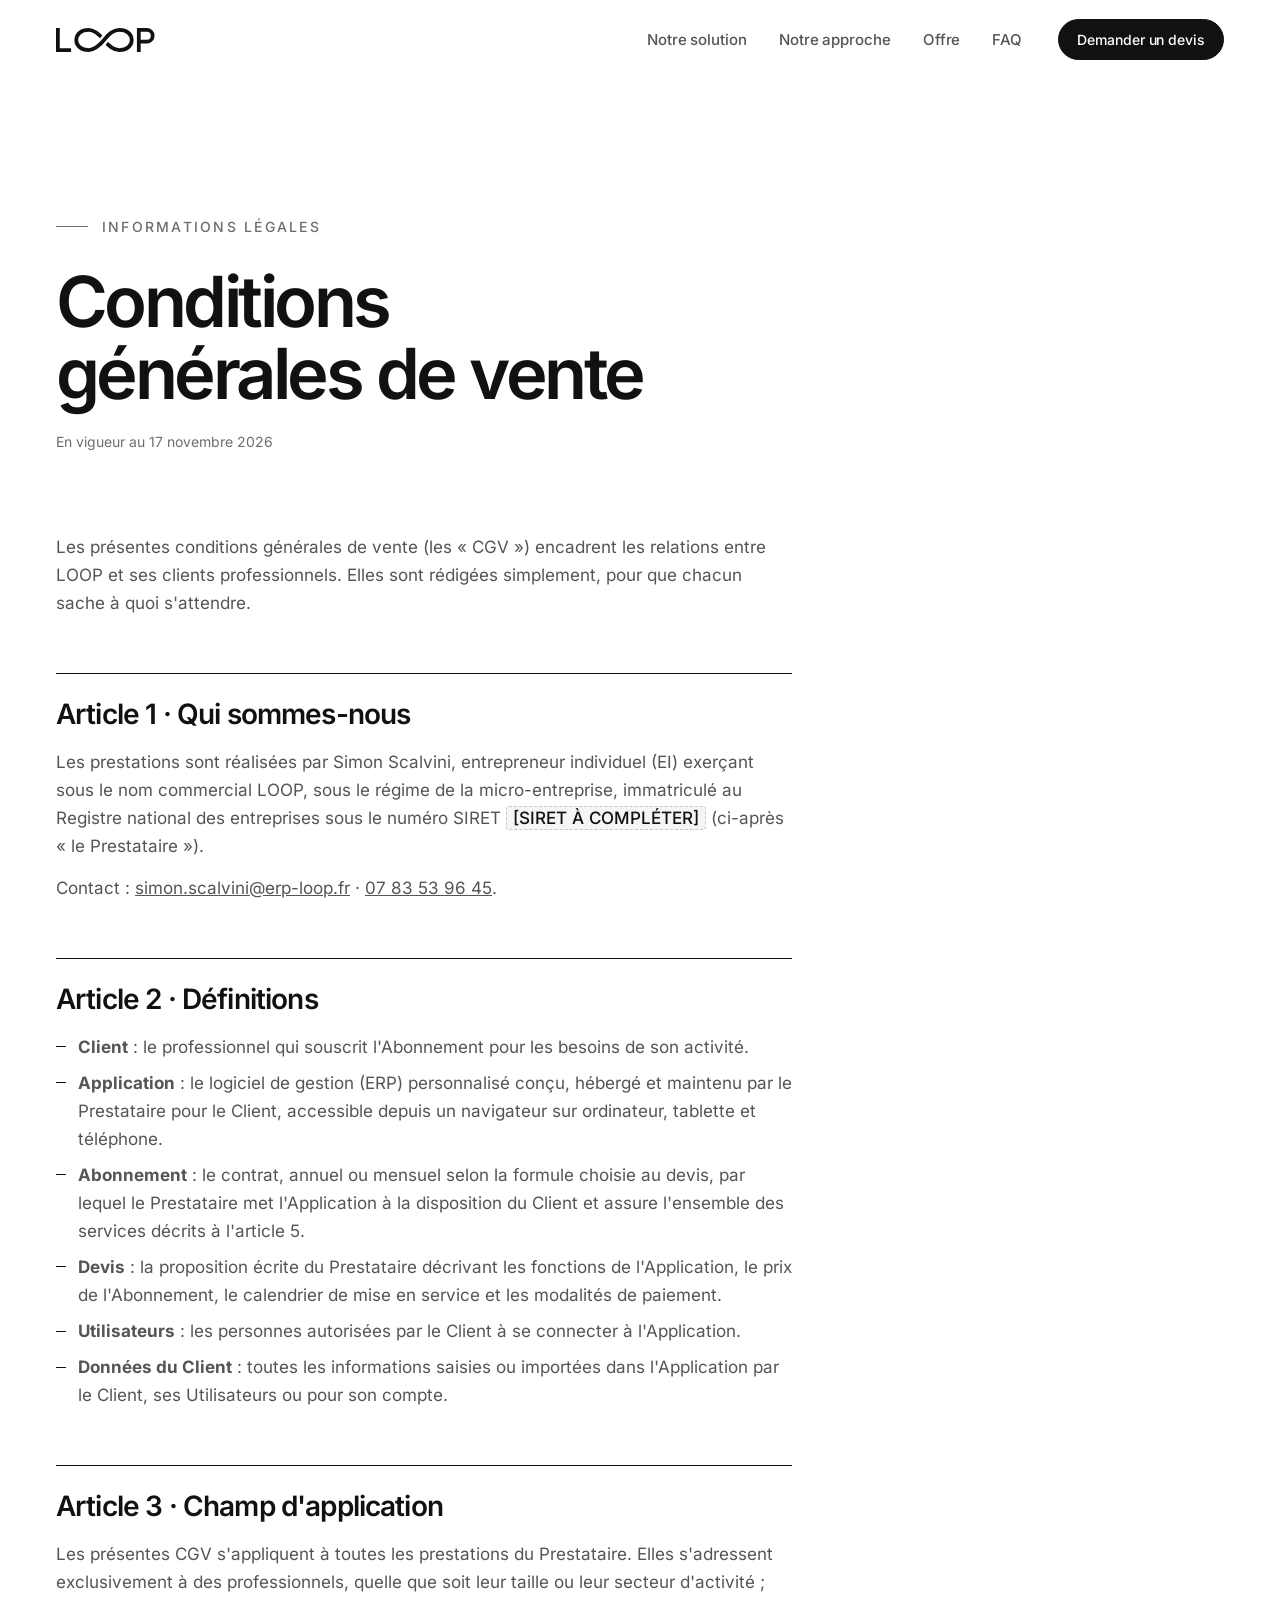
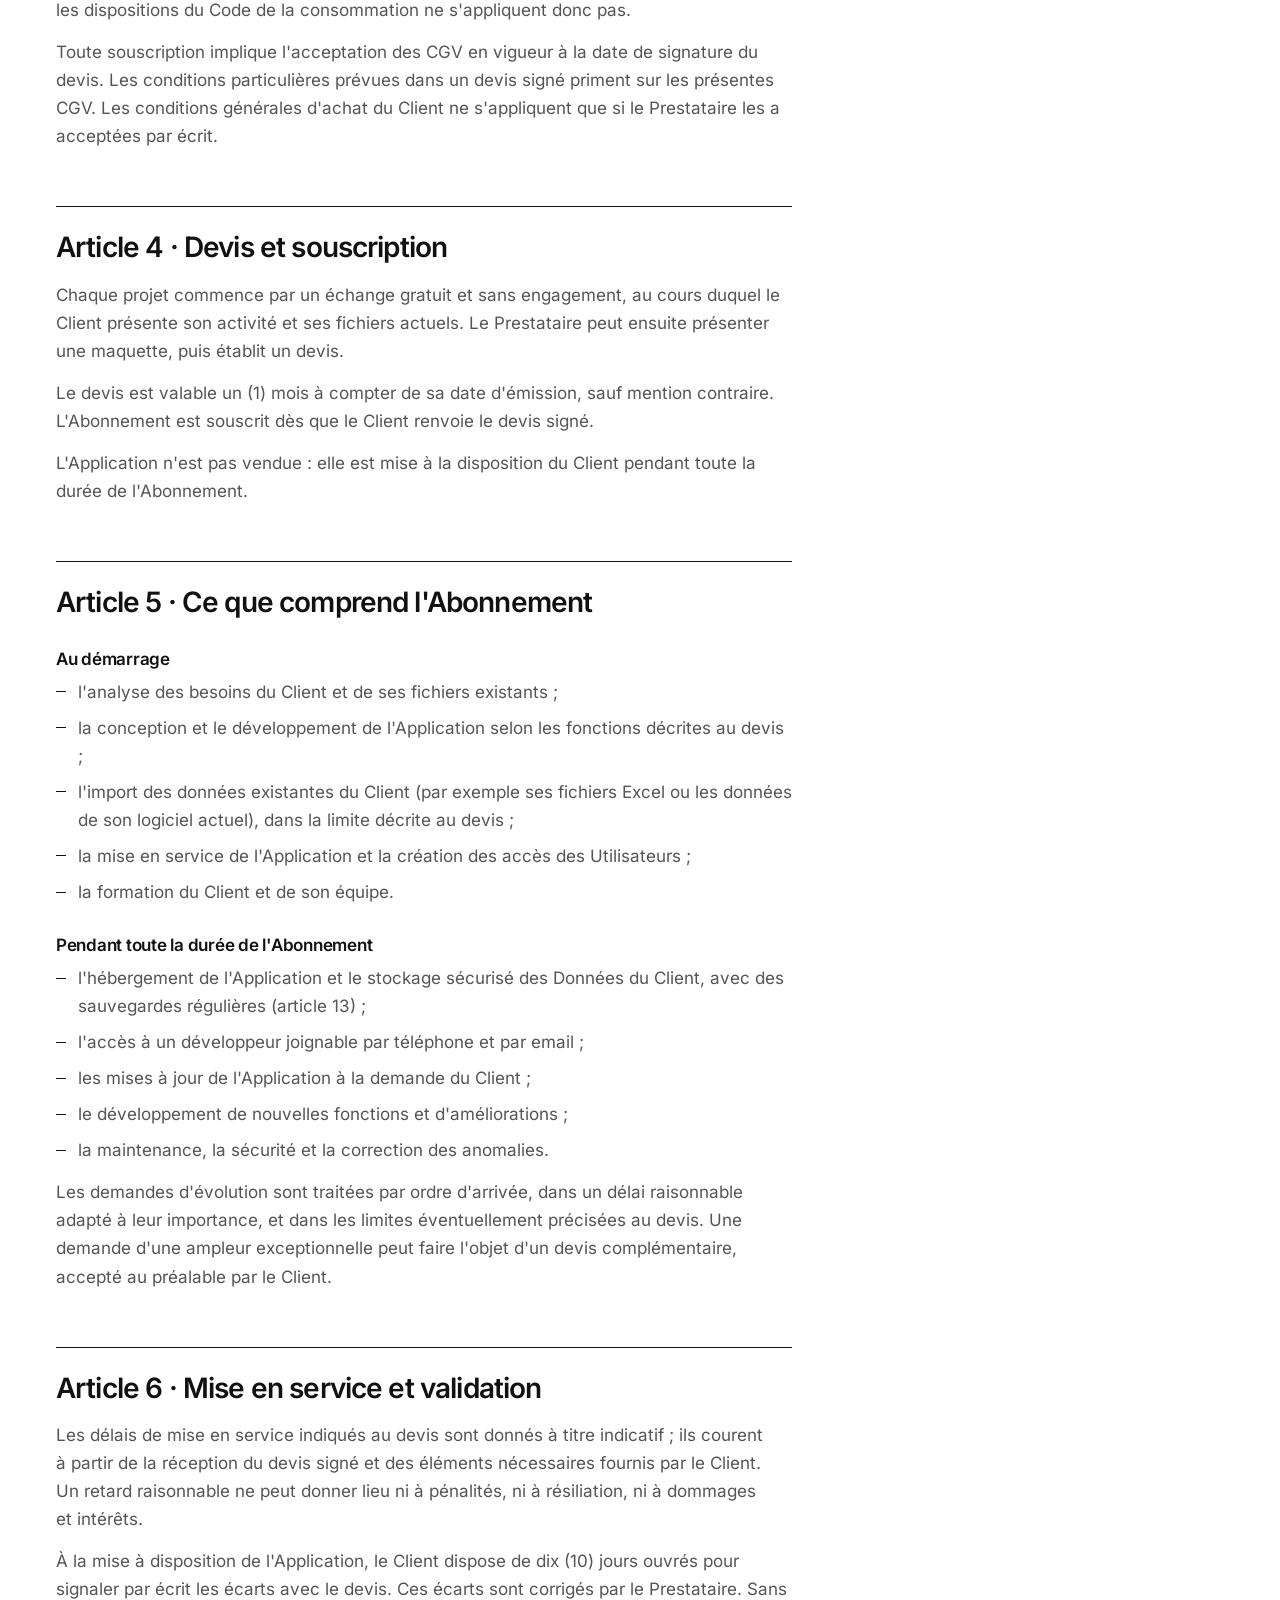
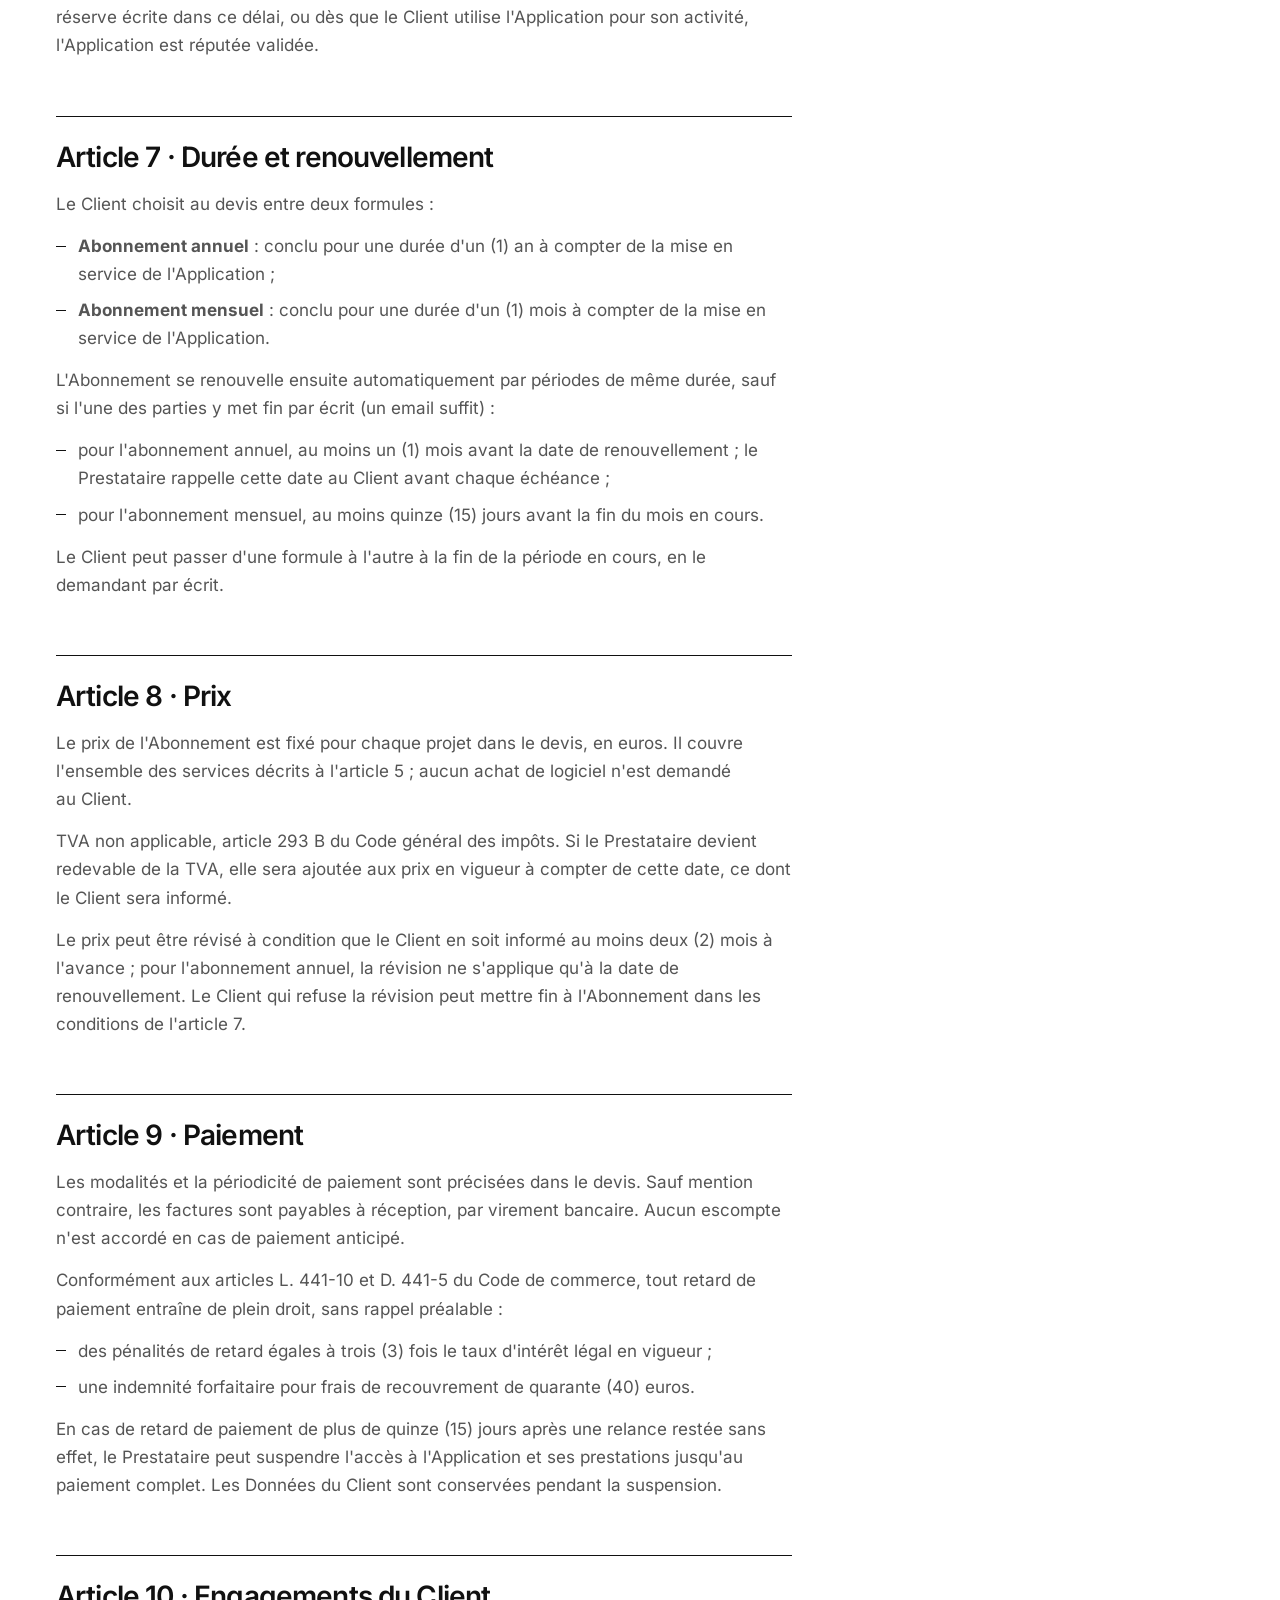
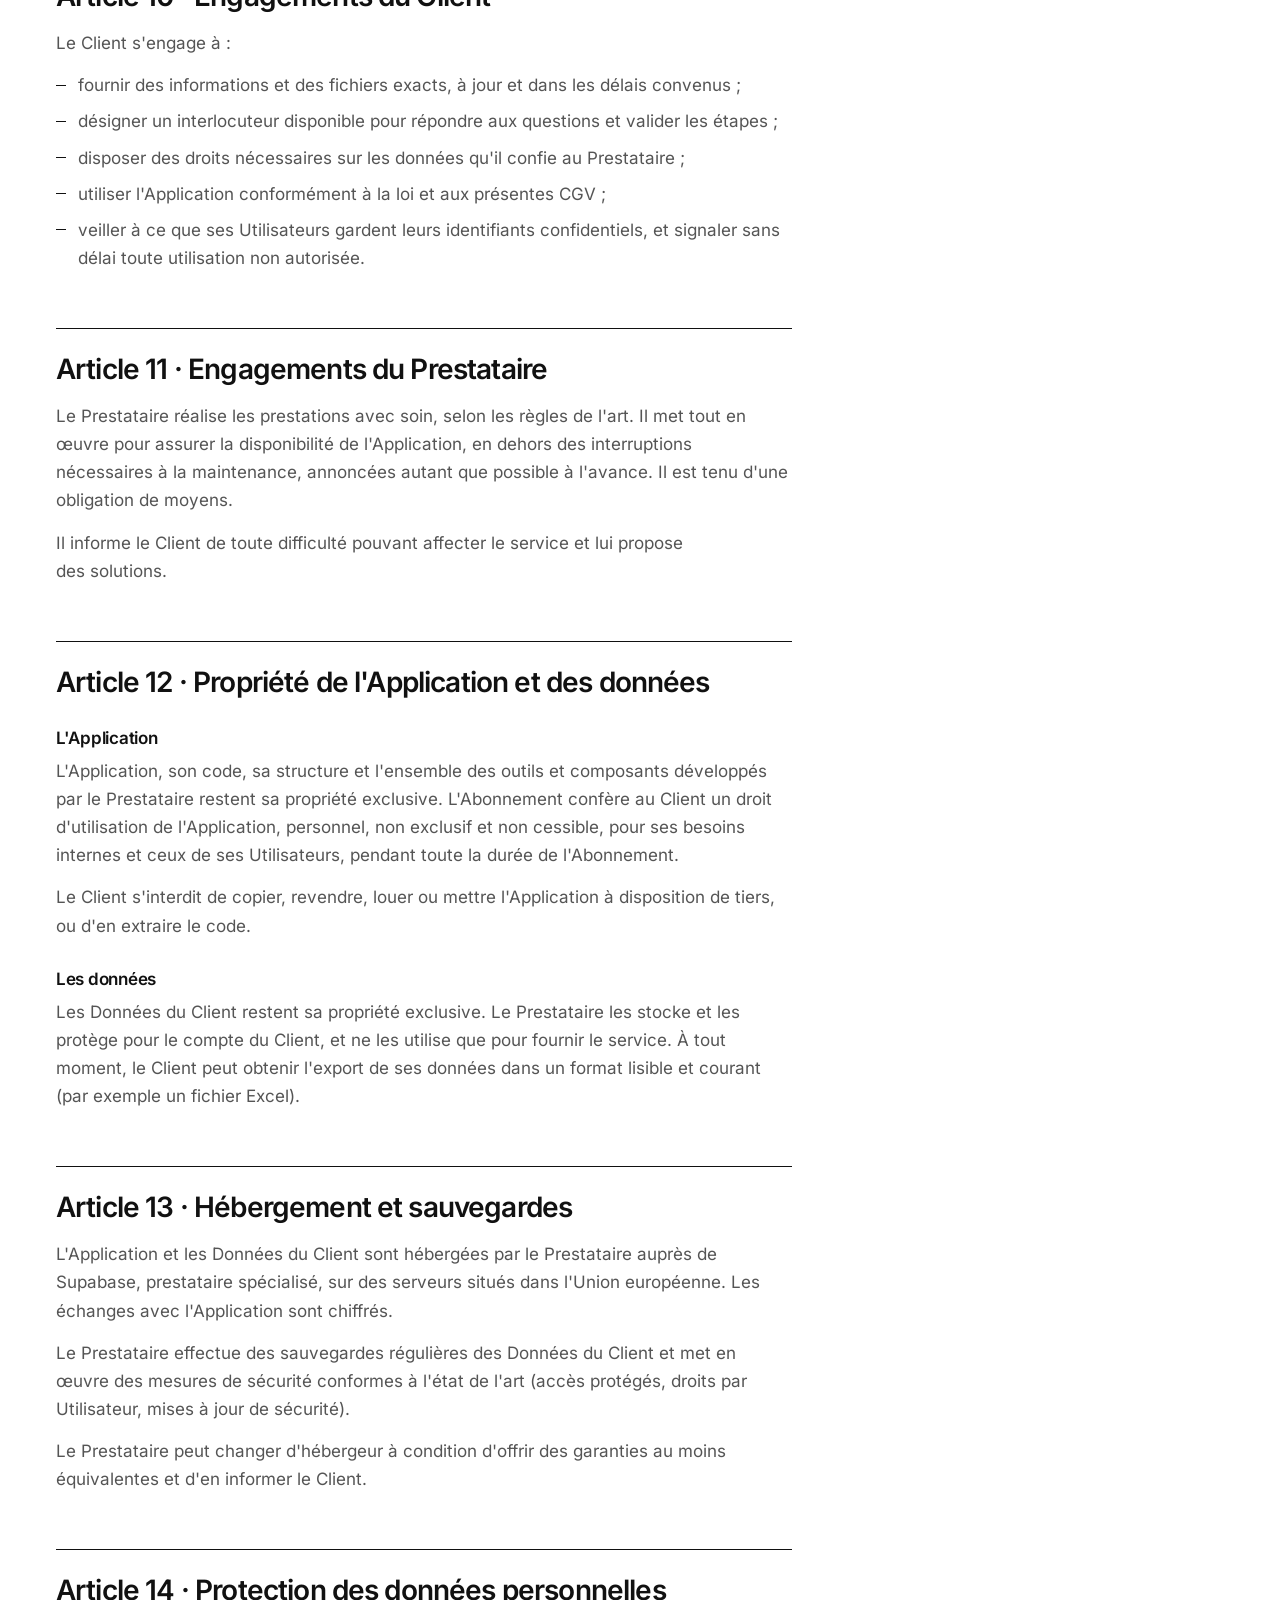
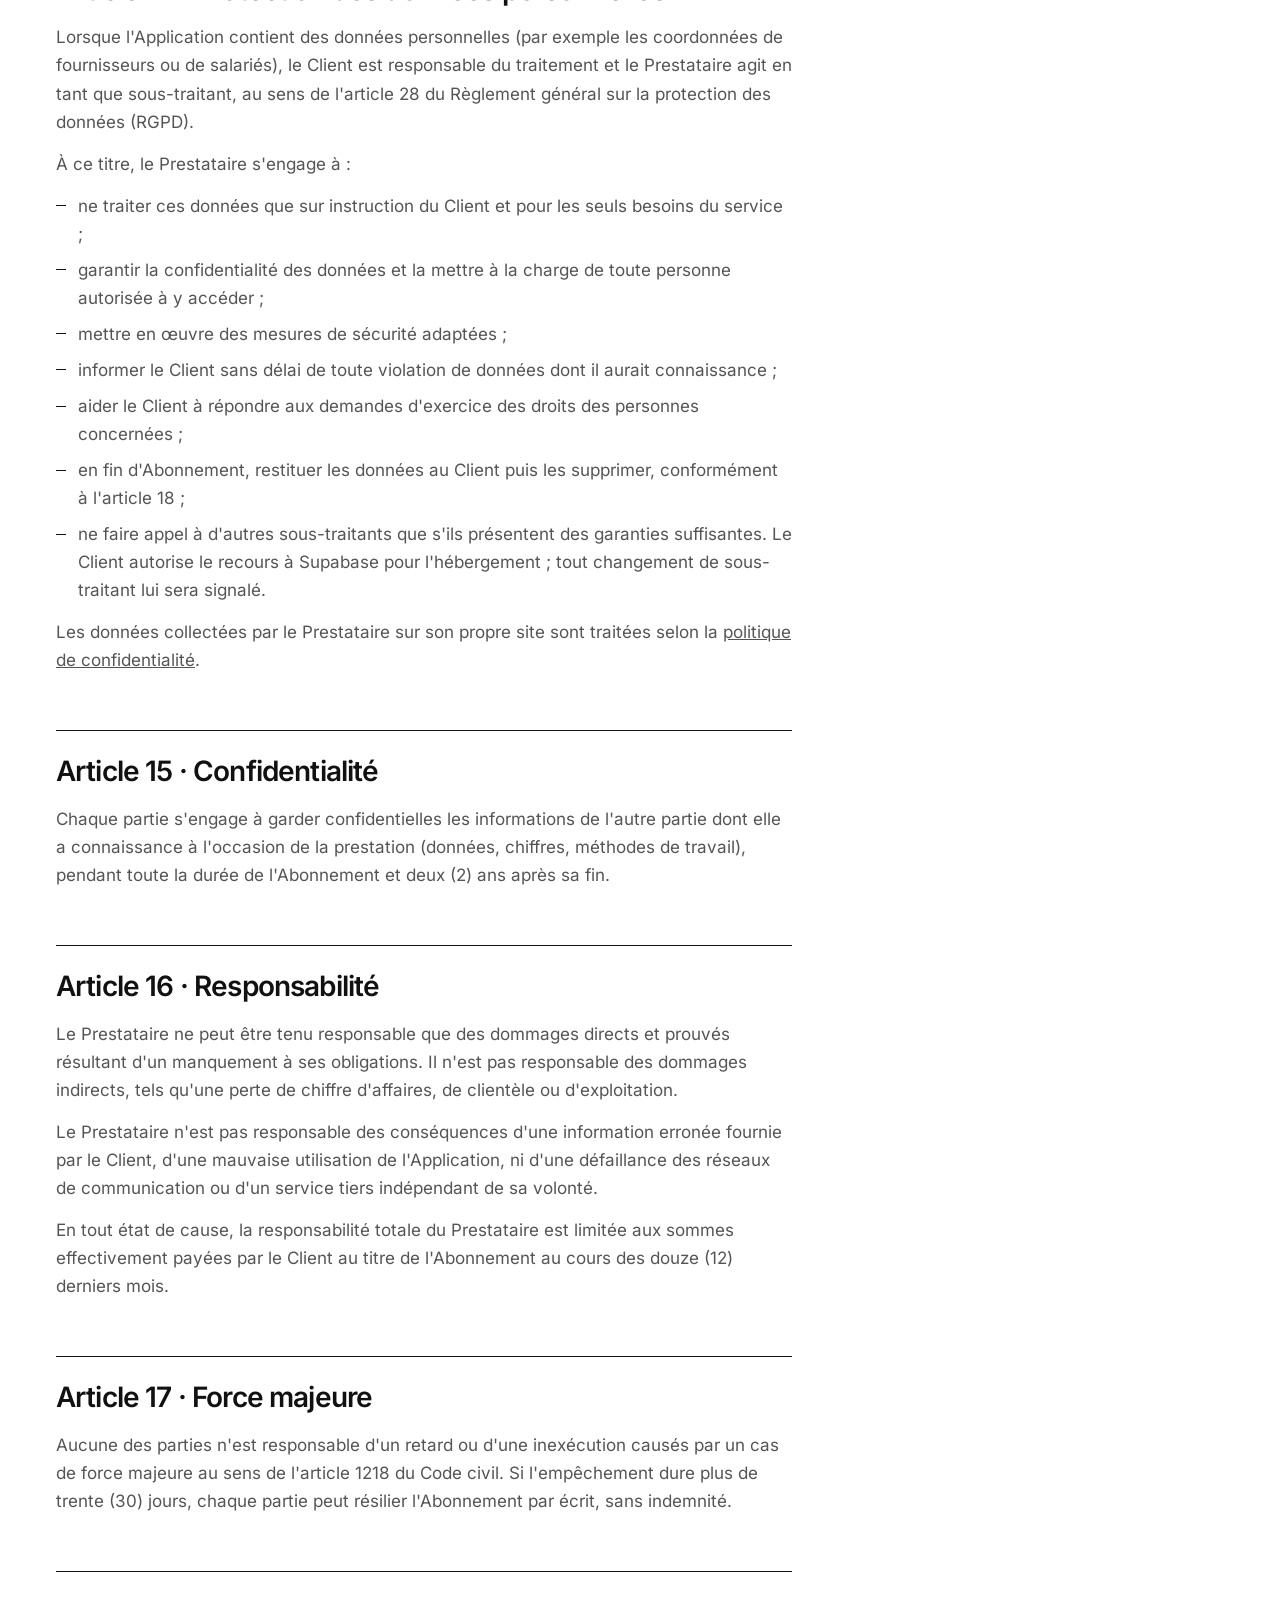
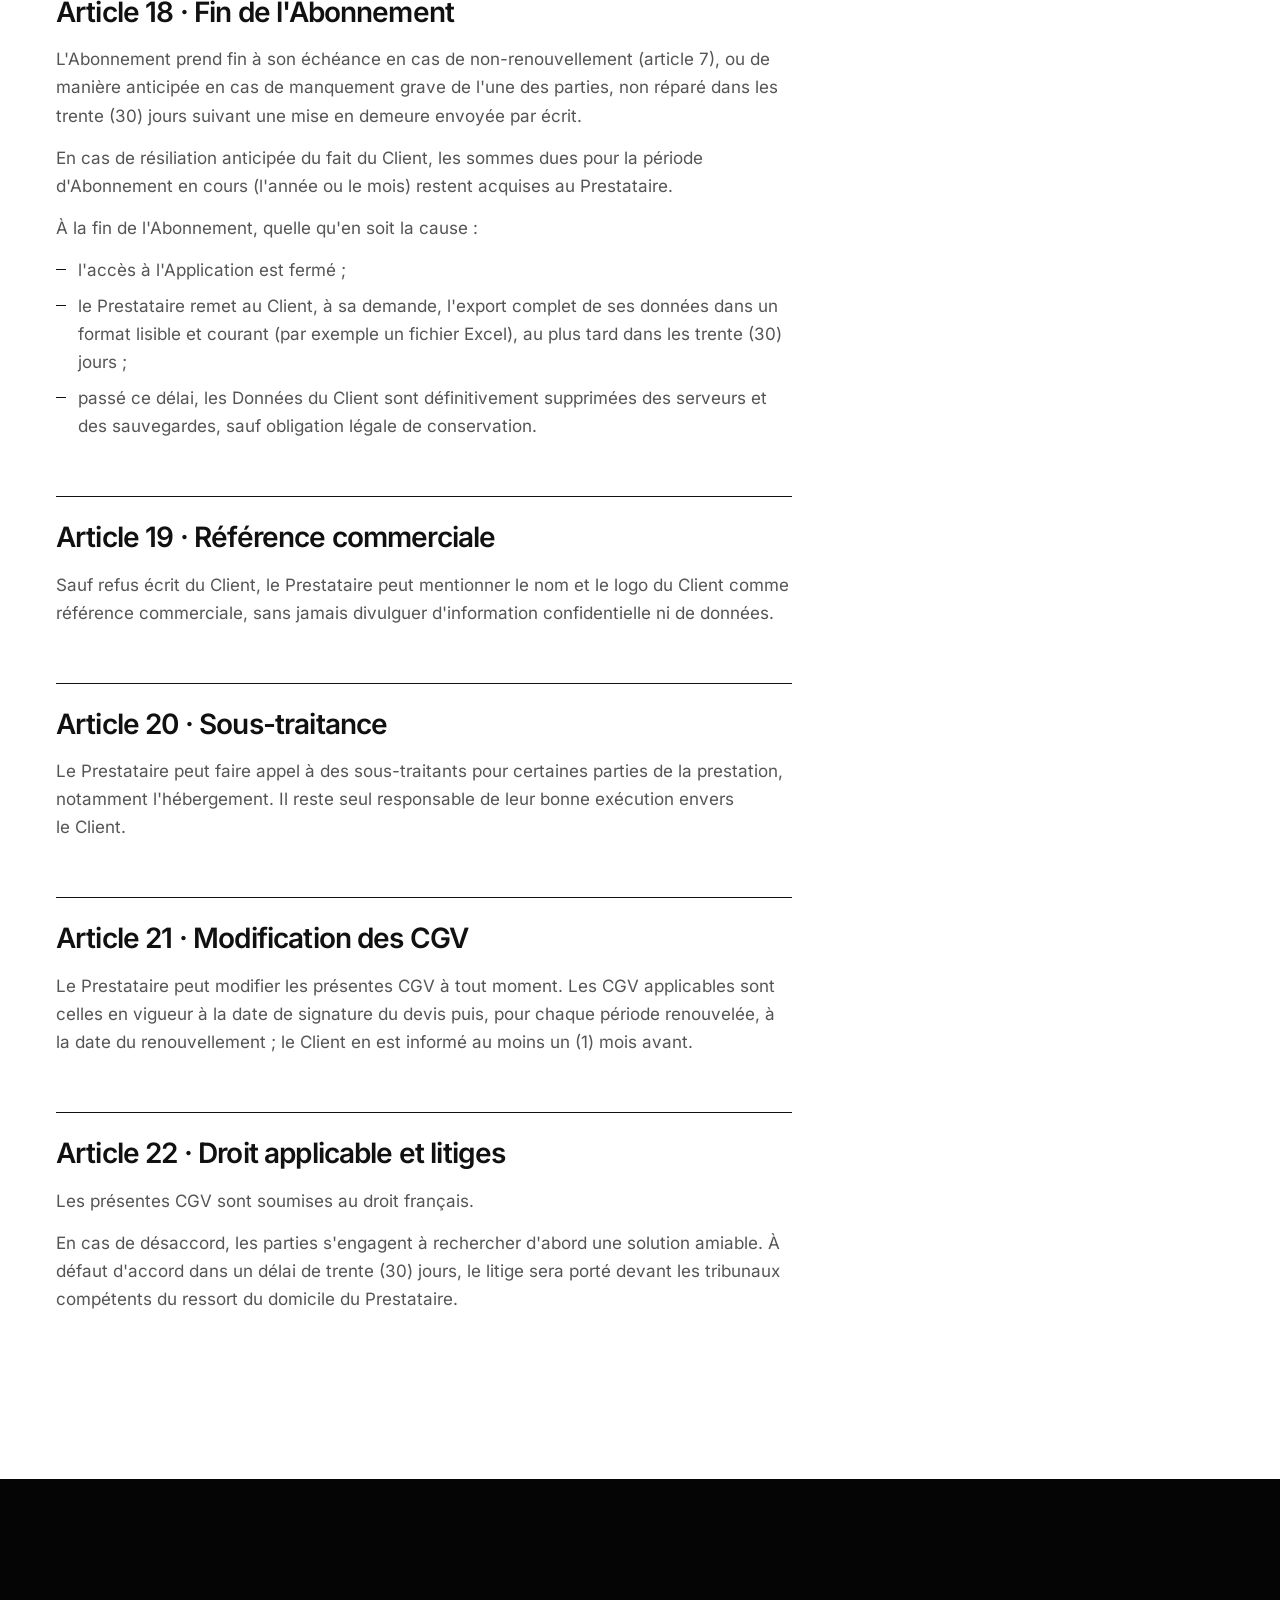
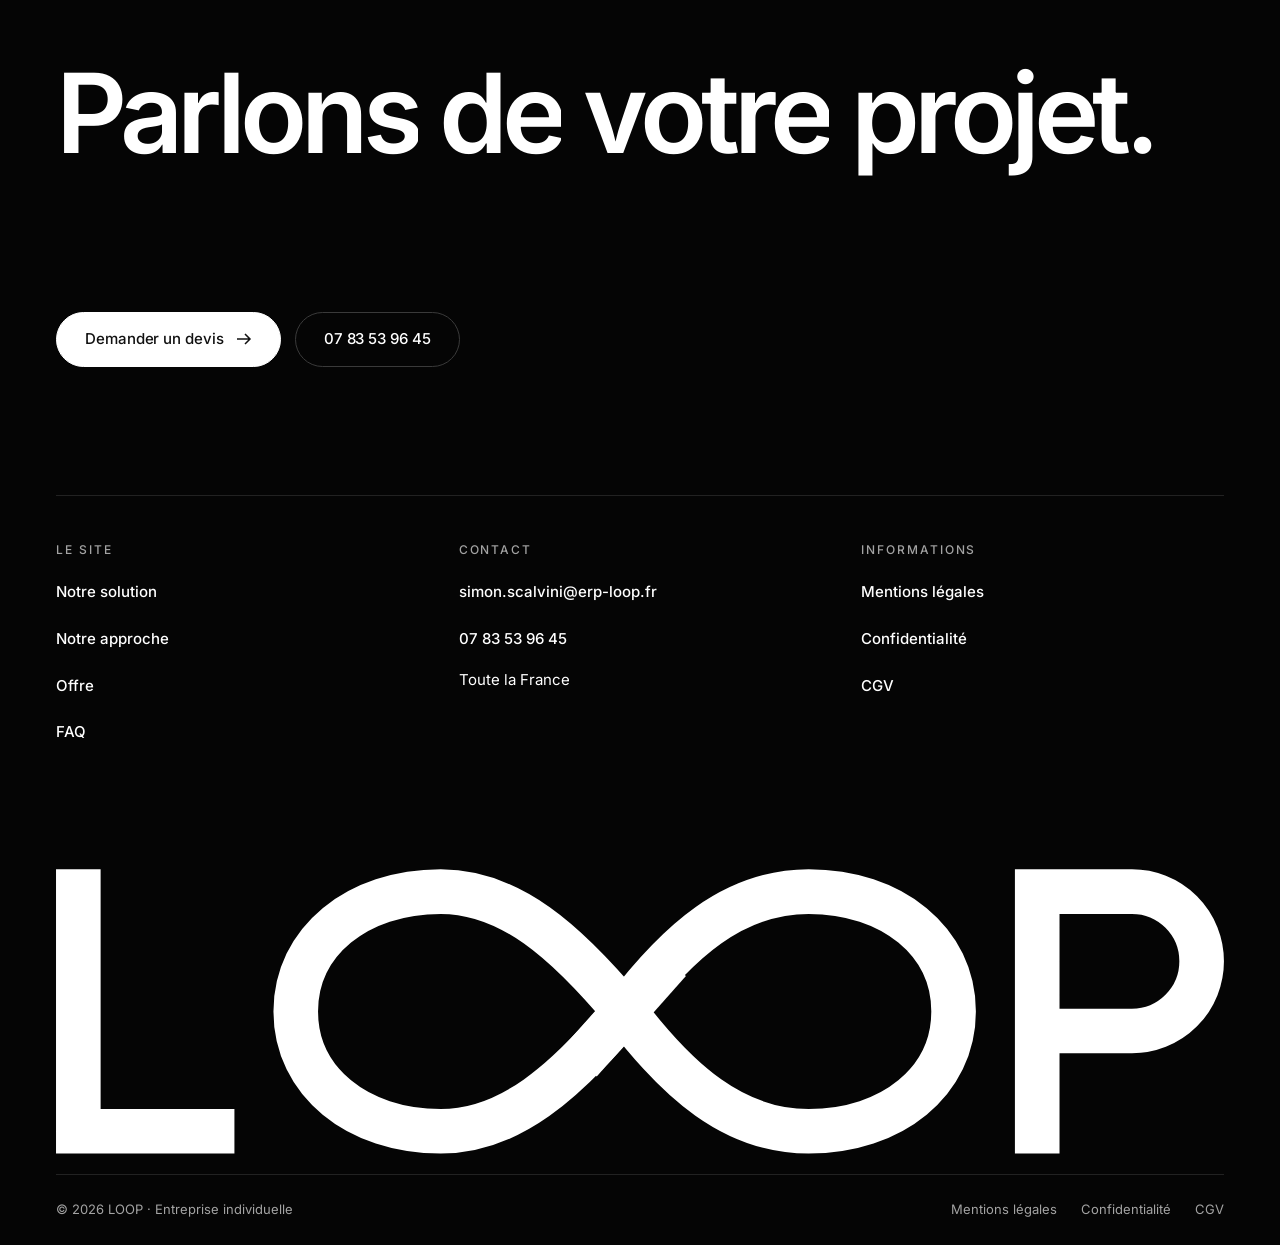
<file: cgv.html>
<!doctype html>
<html lang="fr" class="no-js" data-no-intro>
<head>
  <meta charset="utf-8">
  <meta name="viewport" content="width=device-width, initial-scale=1, viewport-fit=cover">
  <title>LOOP</title>
  <meta name="description" content="Conditions générales de vente de LOOP : ERP personnalisés pour les professionnels, en abonnement annuel ou mensuel : création, hébergement, maintenance et évolutions.">
  <meta name="robots" content="index, follow">
  <link rel="canonical" href="https://erp-loop.fr/cgv.html">
  <meta name="theme-color" content="#050505">
  <meta property="og:type" content="website">
  <meta property="og:locale" content="fr_FR">
  <meta property="og:site_name" content="LOOP">
  <meta property="og:title" content="Conditions générales de vente · LOOP">
  <meta property="og:description" content="Conditions générales de vente de LOOP : ERP personnalisés pour les professionnels, en abonnement annuel ou mensuel : création, hébergement, maintenance et évolutions.">
  <meta property="og:url" content="https://erp-loop.fr/cgv.html">
  <meta property="og:image" content="https://erp-loop.fr/assets/img/og-image.png">
  <link rel="icon" href="favicon.ico" sizes="32x32">
  <link rel="icon" href="assets/img/logo/favicon.svg" type="image/svg+xml">
  <link rel="apple-touch-icon" href="apple-touch-icon.png">
  <link rel="manifest" href="site.webmanifest">
  <link rel="preload" href="assets/fonts/inter-latin.woff2" as="font" type="font/woff2" crossorigin>
  <link rel="stylesheet" href="assets/css/style.css">
  <script src="assets/js/intro.js"></script>
  <script src="assets/js/vendor/lenis.min.js" defer></script>
  <script src="assets/js/main.js" defer></script>
</head>

<body>
  <a class="skip-link" href="#contenu">Aller au contenu</a>

  <header class="site-header" data-header>
    <div class="container header-inner">
      <!-- Logo : il se redessine au survol de la souris -->
      <a class="brand" href="index.html" aria-label="LOOP, retour à l'accueil">
        <svg class="brand-logo" viewBox="22 74 419 102" width="419" height="102" aria-hidden="true" focusable="false">
          <mask id="m-head" maskUnits="userSpaceOnUse" x="0" y="0" width="600" height="300">
            <rect width="600" height="300" fill="#fff"/>
            <path d="M213.5,139.1 L238.5,110.9" stroke="#000" stroke-width="36"/>
          </mask>
          <g fill="none" stroke="currentColor" stroke-width="16">
            <path class="p-l" pathLength="1" d="M30,74 V168 H86"/>
            <path class="p-loop" pathLength="1" mask="url(#m-head)" stroke-linejoin="round" d="M226,125 C245,100 265,82 292,82 C322,82 344,100 344,125 C344,150 322,168 292,168 C265,168 245,150 226,125 C205,100 185,82 160,82 C130,82 108,100 108,125 C108,150 130,168 160,168 C185,168 205,150 226,125 Z"/>
            <path class="p-cross" pathLength="1" d="M210,143 L242,107"/>
            <path class="p-p" pathLength="1" d="M374,176 V82 H408 A25,25 0 0 1 408,132 H374"/>
          </g>
        </svg>
      </a>

      <nav class="nav" id="menu" aria-label="Navigation principale">
        <ul class="nav-list">
          <li><a href="index.html#solution">Notre solution</a></li>
          <li><a href="index.html#methode">Notre approche</a></li>
          <li><a href="index.html#offre">Offre</a></li>
          <li><a href="index.html#faq">FAQ</a></li>
        </ul>
        <div class="nav-contact">
          <a href="mailto:simon.scalvini@erp-loop.fr">simon.scalvini@erp-loop.fr</a>
          <a href="tel:+33783539645">07 83 53 96 45</a>
        </div>
      </nav>

      <a class="btn btn--small header-cta" href="mailto:simon.scalvini@erp-loop.fr?subject=Demande%20de%20devis" aria-label="Demander un devis" data-quote>
        <span class="only-desktop">Demander un devis</span><span class="only-mobile">Devis</span>
      </a>

      <button class="nav-toggle" type="button" aria-expanded="false" aria-controls="menu">
        <span class="sr-only" data-label>Ouvrir le menu</span>
        <i class="bar" aria-hidden="true"></i>
        <i class="bar" aria-hidden="true"></i>
      </button>
    </div>
    <!-- Barre fine qui indique la progression dans la page -->
    <span class="scroll-progress" aria-hidden="true"></span>
  </header>

  <main id="contenu" class="legal">
    <div class="container">
      <header class="legal-head">
        <p class="eyebrow">Informations légales</p>
        <h1>Conditions générales de vente</h1>
        <p>En vigueur au 17 novembre 2026</p>
      </header>

      <div class="legal-body">
        <p>Les présentes conditions générales de vente (les « CGV ») encadrent les relations entre LOOP et ses clients professionnels. Elles sont rédigées simplement, pour que chacun sache à quoi s'attendre.</p>

        <h2>Article 1 · Qui sommes-nous</h2>
        <p>Les prestations sont réalisées par Simon Scalvini, entrepreneur individuel (EI) exerçant sous le nom commercial LOOP, sous le régime de la micro-entreprise, immatriculé au Registre national des entreprises sous le numéro SIRET <span class="todo">[SIRET À COMPLÉTER]</span> (ci-après « le Prestataire »).</p>
        <p>Contact : <a href="mailto:simon.scalvini@erp-loop.fr">simon.scalvini@erp-loop.fr</a> · <a href="tel:+33783539645">07 83 53 96 45</a>.</p>

        <h2>Article 2 · Définitions</h2>
        <ul>
          <li><strong>Client</strong> : le professionnel qui souscrit l'Abonnement pour les besoins de son activité.</li>
          <li><strong>Application</strong> : le logiciel de gestion (ERP) personnalisé conçu, hébergé et maintenu par le Prestataire pour le Client, accessible depuis un navigateur sur ordinateur, tablette et téléphone.</li>
          <li><strong>Abonnement</strong> : le contrat, annuel ou mensuel selon la formule choisie au devis, par lequel le Prestataire met l'Application à la disposition du Client et assure l'ensemble des services décrits à l'article 5.</li>
          <li><strong>Devis</strong> : la proposition écrite du Prestataire décrivant les fonctions de l'Application, le prix de l'Abonnement, le calendrier de mise en service et les modalités de paiement.</li>
          <li><strong>Utilisateurs</strong> : les personnes autorisées par le Client à se connecter à l'Application.</li>
          <li><strong>Données du Client</strong> : toutes les informations saisies ou importées dans l'Application par le Client, ses Utilisateurs ou pour son compte.</li>
        </ul>

        <h2>Article 3 · Champ d'application</h2>
        <p>Les présentes CGV s'appliquent à toutes les prestations du Prestataire. Elles s'adressent exclusivement à des professionnels, quelle que soit leur taille ou leur secteur d'activité ; les dispositions du Code de la consommation ne s'appliquent donc pas.</p>
        <p>Toute souscription implique l'acceptation des CGV en vigueur à la date de signature du devis. Les conditions particulières prévues dans un devis signé priment sur les présentes CGV. Les conditions générales d'achat du Client ne s'appliquent que si le Prestataire les a acceptées par écrit.</p>

        <h2>Article 4 · Devis et souscription</h2>
        <p>Chaque projet commence par un échange gratuit et sans engagement, au cours duquel le Client présente son activité et ses fichiers actuels. Le Prestataire peut ensuite présenter une maquette, puis établit un devis.</p>
        <p>Le devis est valable un (1) mois à compter de sa date d'émission, sauf mention contraire. L'Abonnement est souscrit dès que le Client renvoie le devis signé.</p>
        <p>L'Application n'est pas vendue : elle est mise à la disposition du Client pendant toute la durée de l'Abonnement.</p>

        <h2>Article 5 · Ce que comprend l'Abonnement</h2>
        <h3>Au démarrage</h3>
        <ul>
          <li>l'analyse des besoins du Client et de ses fichiers existants ;</li>
          <li>la conception et le développement de l'Application selon les fonctions décrites au devis ;</li>
          <li>l'import des données existantes du Client (par exemple ses fichiers Excel ou les données de son logiciel actuel), dans la limite décrite au devis ;</li>
          <li>la mise en service de l'Application et la création des accès des Utilisateurs ;</li>
          <li>la formation du Client et de son équipe.</li>
        </ul>
        <h3>Pendant toute la durée de l'Abonnement</h3>
        <ul>
          <li>l'hébergement de l'Application et le stockage sécurisé des Données du Client, avec des sauvegardes régulières (article 13) ;</li>
          <li>l'accès à un développeur joignable par téléphone et par email ;</li>
          <li>les mises à jour de l'Application à la demande du Client ;</li>
          <li>le développement de nouvelles fonctions et d'améliorations ;</li>
          <li>la maintenance, la sécurité et la correction des anomalies.</li>
        </ul>
        <p>Les demandes d'évolution sont traitées par ordre d'arrivée, dans un délai raisonnable adapté à leur importance, et dans les limites éventuellement précisées au devis. Une demande d'une ampleur exceptionnelle peut faire l'objet d'un devis complémentaire, accepté au préalable par le Client.</p>

        <h2>Article 6 · Mise en service et validation</h2>
        <p>Les délais de mise en service indiqués au devis sont donnés à titre indicatif ; ils courent à partir de la réception du devis signé et des éléments nécessaires fournis par le Client. Un retard raisonnable ne peut donner lieu ni à pénalités, ni à résiliation, ni à dommages et intérêts.</p>
        <p>À la mise à disposition de l'Application, le Client dispose de dix (10) jours ouvrés pour signaler par écrit les écarts avec le devis. Ces écarts sont corrigés par le Prestataire. Sans réserve écrite dans ce délai, ou dès que le Client utilise l'Application pour son activité, l'Application est réputée validée.</p>

        <h2>Article 7 · Durée et renouvellement</h2>
        <p>Le Client choisit au devis entre deux formules :</p>
        <ul>
          <li><strong>Abonnement annuel</strong> : conclu pour une durée d'un (1) an à compter de la mise en service de l'Application ;</li>
          <li><strong>Abonnement mensuel</strong> : conclu pour une durée d'un (1) mois à compter de la mise en service de l'Application.</li>
        </ul>
        <p>L'Abonnement se renouvelle ensuite automatiquement par périodes de même durée, sauf si l'une des parties y met fin par écrit (un email suffit) :</p>
        <ul>
          <li>pour l'abonnement annuel, au moins un (1) mois avant la date de renouvellement ; le Prestataire rappelle cette date au Client avant chaque échéance ;</li>
          <li>pour l'abonnement mensuel, au moins quinze (15) jours avant la fin du mois en cours.</li>
        </ul>
        <p>Le Client peut passer d'une formule à l'autre à la fin de la période en cours, en le demandant par écrit.</p>

        <h2>Article 8 · Prix</h2>
        <p>Le prix de l'Abonnement est fixé pour chaque projet dans le devis, en euros. Il couvre l'ensemble des services décrits à l'article 5 ; aucun achat de logiciel n'est demandé au Client.</p>
        <p>TVA non applicable, article 293 B du Code général des impôts. Si le Prestataire devient redevable de la TVA, elle sera ajoutée aux prix en vigueur à compter de cette date, ce dont le Client sera informé.</p>
        <p>Le prix peut être révisé à condition que le Client en soit informé au moins deux (2) mois à l'avance ; pour l'abonnement annuel, la révision ne s'applique qu'à la date de renouvellement. Le Client qui refuse la révision peut mettre fin à l'Abonnement dans les conditions de l'article 7.</p>

        <h2>Article 9 · Paiement</h2>
        <p>Les modalités et la périodicité de paiement sont précisées dans le devis. Sauf mention contraire, les factures sont payables à réception, par virement bancaire. Aucun escompte n'est accordé en cas de paiement anticipé.</p>
        <p>Conformément aux articles L. 441-10 et D. 441-5 du Code de commerce, tout retard de paiement entraîne de plein droit, sans rappel préalable :</p>
        <ul>
          <li>des pénalités de retard égales à trois (3) fois le taux d'intérêt légal en vigueur ;</li>
          <li>une indemnité forfaitaire pour frais de recouvrement de quarante (40) euros.</li>
        </ul>
        <p>En cas de retard de paiement de plus de quinze (15) jours après une relance restée sans effet, le Prestataire peut suspendre l'accès à l'Application et ses prestations jusqu'au paiement complet. Les Données du Client sont conservées pendant la suspension.</p>

        <h2>Article 10 · Engagements du Client</h2>
        <p>Le Client s'engage à :</p>
        <ul>
          <li>fournir des informations et des fichiers exacts, à jour et dans les délais convenus ;</li>
          <li>désigner un interlocuteur disponible pour répondre aux questions et valider les étapes ;</li>
          <li>disposer des droits nécessaires sur les données qu'il confie au Prestataire ;</li>
          <li>utiliser l'Application conformément à la loi et aux présentes CGV ;</li>
          <li>veiller à ce que ses Utilisateurs gardent leurs identifiants confidentiels, et signaler sans délai toute utilisation non autorisée.</li>
        </ul>

        <h2>Article 11 · Engagements du Prestataire</h2>
        <p>Le Prestataire réalise les prestations avec soin, selon les règles de l'art. Il met tout en œuvre pour assurer la disponibilité de l'Application, en dehors des interruptions nécessaires à la maintenance, annoncées autant que possible à l'avance. Il est tenu d'une obligation de moyens.</p>
        <p>Il informe le Client de toute difficulté pouvant affecter le service et lui propose des solutions.</p>

        <h2>Article 12 · Propriété de l'Application et des données</h2>
        <h3>L'Application</h3>
        <p>L'Application, son code, sa structure et l'ensemble des outils et composants développés par le Prestataire restent sa propriété exclusive. L'Abonnement confère au Client un droit d'utilisation de l'Application, personnel, non exclusif et non cessible, pour ses besoins internes et ceux de ses Utilisateurs, pendant toute la durée de l'Abonnement.</p>
        <p>Le Client s'interdit de copier, revendre, louer ou mettre l'Application à disposition de tiers, ou d'en extraire le code.</p>
        <h3>Les données</h3>
        <p>Les Données du Client restent sa propriété exclusive. Le Prestataire les stocke et les protège pour le compte du Client, et ne les utilise que pour fournir le service. À tout moment, le Client peut obtenir l'export de ses données dans un format lisible et courant (par exemple un fichier Excel).</p>

        <h2>Article 13 · Hébergement et sauvegardes</h2>
        <p>L'Application et les Données du Client sont hébergées par le Prestataire auprès de Supabase, prestataire spécialisé, sur des serveurs situés dans l'Union européenne. Les échanges avec l'Application sont chiffrés.</p>
        <p>Le Prestataire effectue des sauvegardes régulières des Données du Client et met en œuvre des mesures de sécurité conformes à l'état de l'art (accès protégés, droits par Utilisateur, mises à jour de sécurité).</p>
        <p>Le Prestataire peut changer d'hébergeur à condition d'offrir des garanties au moins équivalentes et d'en informer le Client.</p>

        <h2>Article 14 · Protection des données personnelles</h2>
        <p>Lorsque l'Application contient des données personnelles (par exemple les coordonnées de fournisseurs ou de salariés), le Client est responsable du traitement et le Prestataire agit en tant que sous-traitant, au sens de l'article 28 du Règlement général sur la protection des données (RGPD).</p>
        <p>À ce titre, le Prestataire s'engage à :</p>
        <ul>
          <li>ne traiter ces données que sur instruction du Client et pour les seuls besoins du service ;</li>
          <li>garantir la confidentialité des données et la mettre à la charge de toute personne autorisée à y accéder ;</li>
          <li>mettre en œuvre des mesures de sécurité adaptées ;</li>
          <li>informer le Client sans délai de toute violation de données dont il aurait connaissance ;</li>
          <li>aider le Client à répondre aux demandes d'exercice des droits des personnes concernées ;</li>
          <li>en fin d'Abonnement, restituer les données au Client puis les supprimer, conformément à l'article 18 ;</li>
          <li>ne faire appel à d'autres sous-traitants que s'ils présentent des garanties suffisantes. Le Client autorise le recours à Supabase pour l'hébergement ; tout changement de sous-traitant lui sera signalé.</li>
        </ul>
        <p>Les données collectées par le Prestataire sur son propre site sont traitées selon la <a href="confidentialite.html">politique de confidentialité</a>.</p>

        <h2>Article 15 · Confidentialité</h2>
        <p>Chaque partie s'engage à garder confidentielles les informations de l'autre partie dont elle a connaissance à l'occasion de la prestation (données, chiffres, méthodes de travail), pendant toute la durée de l'Abonnement et deux (2) ans après sa fin.</p>

        <h2>Article 16 · Responsabilité</h2>
        <p>Le Prestataire ne peut être tenu responsable que des dommages directs et prouvés résultant d'un manquement à ses obligations. Il n'est pas responsable des dommages indirects, tels qu'une perte de chiffre d'affaires, de clientèle ou d'exploitation.</p>
        <p>Le Prestataire n'est pas responsable des conséquences d'une information erronée fournie par le Client, d'une mauvaise utilisation de l'Application, ni d'une défaillance des réseaux de communication ou d'un service tiers indépendant de sa volonté.</p>
        <p>En tout état de cause, la responsabilité totale du Prestataire est limitée aux sommes effectivement payées par le Client au titre de l'Abonnement au cours des douze (12) derniers mois.</p>

        <h2>Article 17 · Force majeure</h2>
        <p>Aucune des parties n'est responsable d'un retard ou d'une inexécution causés par un cas de force majeure au sens de l'article 1218 du Code civil. Si l'empêchement dure plus de trente (30) jours, chaque partie peut résilier l'Abonnement par écrit, sans indemnité.</p>

        <h2>Article 18 · Fin de l'Abonnement</h2>
        <p>L'Abonnement prend fin à son échéance en cas de non-renouvellement (article 7), ou de manière anticipée en cas de manquement grave de l'une des parties, non réparé dans les trente (30) jours suivant une mise en demeure envoyée par écrit.</p>
        <p>En cas de résiliation anticipée du fait du Client, les sommes dues pour la période d'Abonnement en cours (l'année ou le mois) restent acquises au Prestataire.</p>
        <p>À la fin de l'Abonnement, quelle qu'en soit la cause :</p>
        <ul>
          <li>l'accès à l'Application est fermé ;</li>
          <li>le Prestataire remet au Client, à sa demande, l'export complet de ses données dans un format lisible et courant (par exemple un fichier Excel), au plus tard dans les trente (30) jours ;</li>
          <li>passé ce délai, les Données du Client sont définitivement supprimées des serveurs et des sauvegardes, sauf obligation légale de conservation.</li>
        </ul>

        <h2>Article 19 · Référence commerciale</h2>
        <p>Sauf refus écrit du Client, le Prestataire peut mentionner le nom et le logo du Client comme référence commerciale, sans jamais divulguer d'information confidentielle ni de données.</p>

        <h2>Article 20 · Sous-traitance</h2>
        <p>Le Prestataire peut faire appel à des sous-traitants pour certaines parties de la prestation, notamment l'hébergement. Il reste seul responsable de leur bonne exécution envers le Client.</p>

        <h2>Article 21 · Modification des CGV</h2>
        <p>Le Prestataire peut modifier les présentes CGV à tout moment. Les CGV applicables sont celles en vigueur à la date de signature du devis puis, pour chaque période renouvelée, à la date du renouvellement ; le Client en est informé au moins un (1) mois avant.</p>

        <h2>Article 22 · Droit applicable et litiges</h2>
        <p>Les présentes CGV sont soumises au droit français.</p>
        <p>En cas de désaccord, les parties s'engagent à rechercher d'abord une solution amiable. À défaut d'accord dans un délai de trente (30) jours, le litige sera porté devant les tribunaux compétents du ressort du domicile du Prestataire.</p>
      </div>
    </div>
  </main>

  <!-- ======================================================================
       PIED DE PAGE (identique sur toutes les pages)
       ====================================================================== -->
  <footer class="site-footer on-dark" data-theme="dark">
    <div class="container">
      <div class="footer-cta">
        <h2 class="footer-title split">Parlons de votre projet.</h2>
        <p class="footer-lead reveal" style="--d:1">Un appel ou un email suffit. Nous vous répondons sous 48 heures ouvrées.</p>
        <div class="footer-actions reveal" style="--d:2">
          <a class="btn btn--light" href="mailto:simon.scalvini@erp-loop.fr?subject=Demande%20de%20devis" data-quote>
            Demander un devis
            <svg class="arrow" viewBox="0 0 16 16" fill="none" stroke="currentColor" stroke-width="1.5" aria-hidden="true"><path d="M1 8h13M9 3l5 5-5 5"/></svg>
          </a>
          <a class="btn btn--ghost-light" href="tel:+33783539645">07 83 53 96 45</a>
        </div>
      </div>

      <div class="footer-top">
        <nav class="footer-col" aria-labelledby="pied-nav">
          <h2 id="pied-nav">Le site</h2>
          <ul>
            <li><a class="link" href="index.html#solution">Notre solution</a></li>
            <li><a class="link" href="index.html#methode">Notre approche</a></li>
            <li><a class="link" href="index.html#offre">Offre</a></li>
            <li><a class="link" href="index.html#faq">FAQ</a></li>
          </ul>
        </nav>
        <div class="footer-col">
          <h2>Contact</h2>
          <ul>
            <li><a class="link" href="mailto:simon.scalvini@erp-loop.fr">simon.scalvini@erp-loop.fr</a></li>
            <li><a class="link" href="tel:+33783539645">07 83 53 96 45</a></li>
            <li>Toute la France</li>
          </ul>
        </div>
        <nav class="footer-col" aria-labelledby="pied-legal">
          <h2 id="pied-legal">Informations</h2>
          <ul>
            <li><a class="link" href="mentions-legales.html">Mentions légales</a></li>
            <li><a class="link" href="confidentialite.html">Confidentialité</a></li>
            <li><a class="link" href="cgv.html">CGV</a></li>
          </ul>
        </nav>
      </div>

      <!-- Grand logo qui se dessine quand on arrive en bas de page -->
      <svg class="footer-wordmark" data-reveal-self viewBox="22 66 419 118" width="419" height="118" aria-hidden="true" focusable="false">
        <mask id="m-foot" maskUnits="userSpaceOnUse" x="0" y="0" width="600" height="300">
          <rect width="600" height="300" fill="#fff"/>
          <path d="M213.5,139.1 L238.5,110.9" stroke="#000" stroke-width="36"/>
        </mask>
        <g stroke-width="16">
          <path class="draw p-l" pathLength="1" d="M30,74 V168 H86"/>
          <path class="draw p-loop" pathLength="1" mask="url(#m-foot)" stroke-linejoin="round" d="M226,125 C245,100 265,82 292,82 C322,82 344,100 344,125 C344,150 322,168 292,168 C265,168 245,150 226,125 C205,100 185,82 160,82 C130,82 108,100 108,125 C108,150 130,168 160,168 C185,168 205,150 226,125 Z"/>
          <path class="draw p-cross" pathLength="1" d="M210,143 L242,107"/>
          <path class="draw p-p" pathLength="1" d="M374,176 V82 H408 A25,25 0 0 1 408,132 H374"/>
        </g>
      </svg>

      <div class="footer-bottom">
        <p>© <span data-year>2026</span> LOOP · Entreprise individuelle</p>
        <ul>
          <li><a href="mentions-legales.html">Mentions légales</a></li>
          <li><a href="confidentialite.html">Confidentialité</a></li>
          <li><a href="cgv.html">CGV</a></li>
        </ul>
      </div>
    </div>
  </footer>

  <!-- ======================================================================
       FENÊTRE « DEMANDER UN DEVIS »
       S'ouvre au clic sur tous les boutons « Demander un devis » (attribut
       data-quote). Les demandes sont envoyées par FormSubmit à
       simon.scalvini@erp-loop.fr (pour changer d'adresse : voir README).
       Sans JavaScript, ces boutons ouvrent simplement un email.
       ====================================================================== -->
  <dialog class="quote" id="devis" aria-labelledby="titre-devis" data-quote-dialog>
    <div class="quote-panel">
      <div class="quote-head">
        <svg class="quote-symbol" viewBox="99 73 254 104" width="254" height="104" aria-hidden="true" focusable="false">
          <mask id="m-quote" maskUnits="userSpaceOnUse" x="0" y="0" width="600" height="300"><rect width="600" height="300" fill="#fff"/><path d="M213.5,139.1 L238.5,110.9" stroke="#000" stroke-width="40"/></mask>
          <g fill="none" stroke="currentColor" stroke-width="18">
            <path class="q-loop" pathLength="1" mask="url(#m-quote)" stroke-linejoin="round" d="M226,125 C245,100 265,82 292,82 C322,82 344,100 344,125 C344,150 322,168 292,168 C265,168 245,150 226,125 C205,100 185,82 160,82 C130,82 108,100 108,125 C108,150 130,168 160,168 C185,168 205,150 226,125 Z"/>
            <path class="q-cross" pathLength="1" d="M209,144 L243,106"/>
          </g>
        </svg>
        <button class="quote-close" type="button" data-quote-close>
          <span class="sr-only">Fermer</span>
          <i aria-hidden="true"></i><i aria-hidden="true"></i>
        </button>
      </div>

      <div class="quote-body" data-quote-form-wrap>
        <h2 class="quote-title" id="titre-devis">Demander un devis</h2>
        <p class="quote-lead">Décrivez votre besoin en quelques lignes. Nous vous répondons sous 48 heures ouvrées, gratuitement et sans engagement.</p>

        <form class="form" action="https://formsubmit.co/simon.scalvini@erp-loop.fr" method="POST" data-form>
          <input type="hidden" name="_subject" value="Nouvelle demande de devis depuis le site LOOP">
          <input type="hidden" name="_template" value="table">
          <input type="hidden" name="_captcha" value="false">
          <!-- Champ piège pour les robots : laissé vide par les humains -->
          <div class="hp" aria-hidden="true">
            <label for="f-gotcha">Ne pas remplir</label>
            <input type="text" id="f-gotcha" name="_honey" tabindex="-1" autocomplete="off">
          </div>

          <div class="field">
            <label for="f-nom">Nom et prénom</label>
            <input id="f-nom" name="nom" type="text" autocomplete="name" required aria-describedby="e-nom">
            <p class="field-error" id="e-nom" aria-live="polite"></p>
          </div>
          <div class="field">
            <label for="f-activite">Entreprise et activité</label>
            <input id="f-activite" name="activite" type="text" placeholder="Ex. : Dupont &amp; Fils" autocomplete="organization" required aria-describedby="e-activite">
            <p class="field-error" id="e-activite" aria-live="polite"></p>
          </div>
          <div class="field">
            <label for="f-email">Email</label>
            <input id="f-email" name="email" type="email" autocomplete="email" inputmode="email" required aria-describedby="e-email">
            <p class="field-error" id="e-email" aria-live="polite"></p>
          </div>
          <div class="field">
            <label for="f-tel">Téléphone <span class="opt">(facultatif)</span></label>
            <input id="f-tel" name="telephone" type="tel" autocomplete="tel" inputmode="tel">
          </div>
          <div class="field field--full">
            <label for="f-message">Votre besoin</label>
            <textarea id="f-message" name="message" rows="4" placeholder="Ex. : 10 salariés, un fichier Excel pour le stock, nous voudrions suivre nos achats par projet." required aria-describedby="e-message"></textarea>
            <p class="field-error" id="e-message" aria-live="polite"></p>
          </div>

          <div class="form-foot">
            <button class="btn" type="submit">
              <span data-submit-label>Envoyer ma demande</span>
              <svg class="arrow" viewBox="0 0 16 16" fill="none" stroke="currentColor" stroke-width="1.5" aria-hidden="true"><path d="M1 8h13M9 3l5 5-5 5"/></svg>
            </button>
            <p class="form-status" role="status" aria-live="polite" data-form-status></p>
            <p class="form-legal">
              Vos informations servent uniquement à répondre à votre demande. En savoir plus :
              <a href="confidentialite.html">politique de confidentialité</a>.
              Vous préférez appeler ? <a href="tel:+33783539645">07 83 53 96 45</a>
            </p>
          </div>
        </form>
      </div>

      <!-- Message affiché après l'envoi -->
      <div class="quote-success" data-quote-success hidden tabindex="-1">
        <svg class="quote-success-symbol" viewBox="99 73 254 104" width="254" height="104" aria-hidden="true" focusable="false">
          <mask id="m-quote-ok" maskUnits="userSpaceOnUse" x="0" y="0" width="600" height="300"><rect width="600" height="300" fill="#fff"/><path d="M213.5,139.1 L238.5,110.9" stroke="#000" stroke-width="40"/></mask>
          <g fill="none" stroke="currentColor" stroke-width="18">
            <path class="q-loop" pathLength="1" mask="url(#m-quote-ok)" stroke-linejoin="round" d="M226,125 C245,100 265,82 292,82 C322,82 344,100 344,125 C344,150 322,168 292,168 C265,168 245,150 226,125 C205,100 185,82 160,82 C130,82 108,100 108,125 C108,150 130,168 160,168 C185,168 205,150 226,125 Z"/>
            <path class="q-cross" pathLength="1" d="M209,144 L243,106"/>
          </g>
        </svg>
        <h2>Merci, c'est bien reçu.</h2>
        <p>Nous vous répondons sous 48 heures ouvrées.</p>
        <button class="btn btn--outline" type="button" data-quote-close>Fermer</button>
      </div>
    </div>
  </dialog>
</body>
</html>
</file>
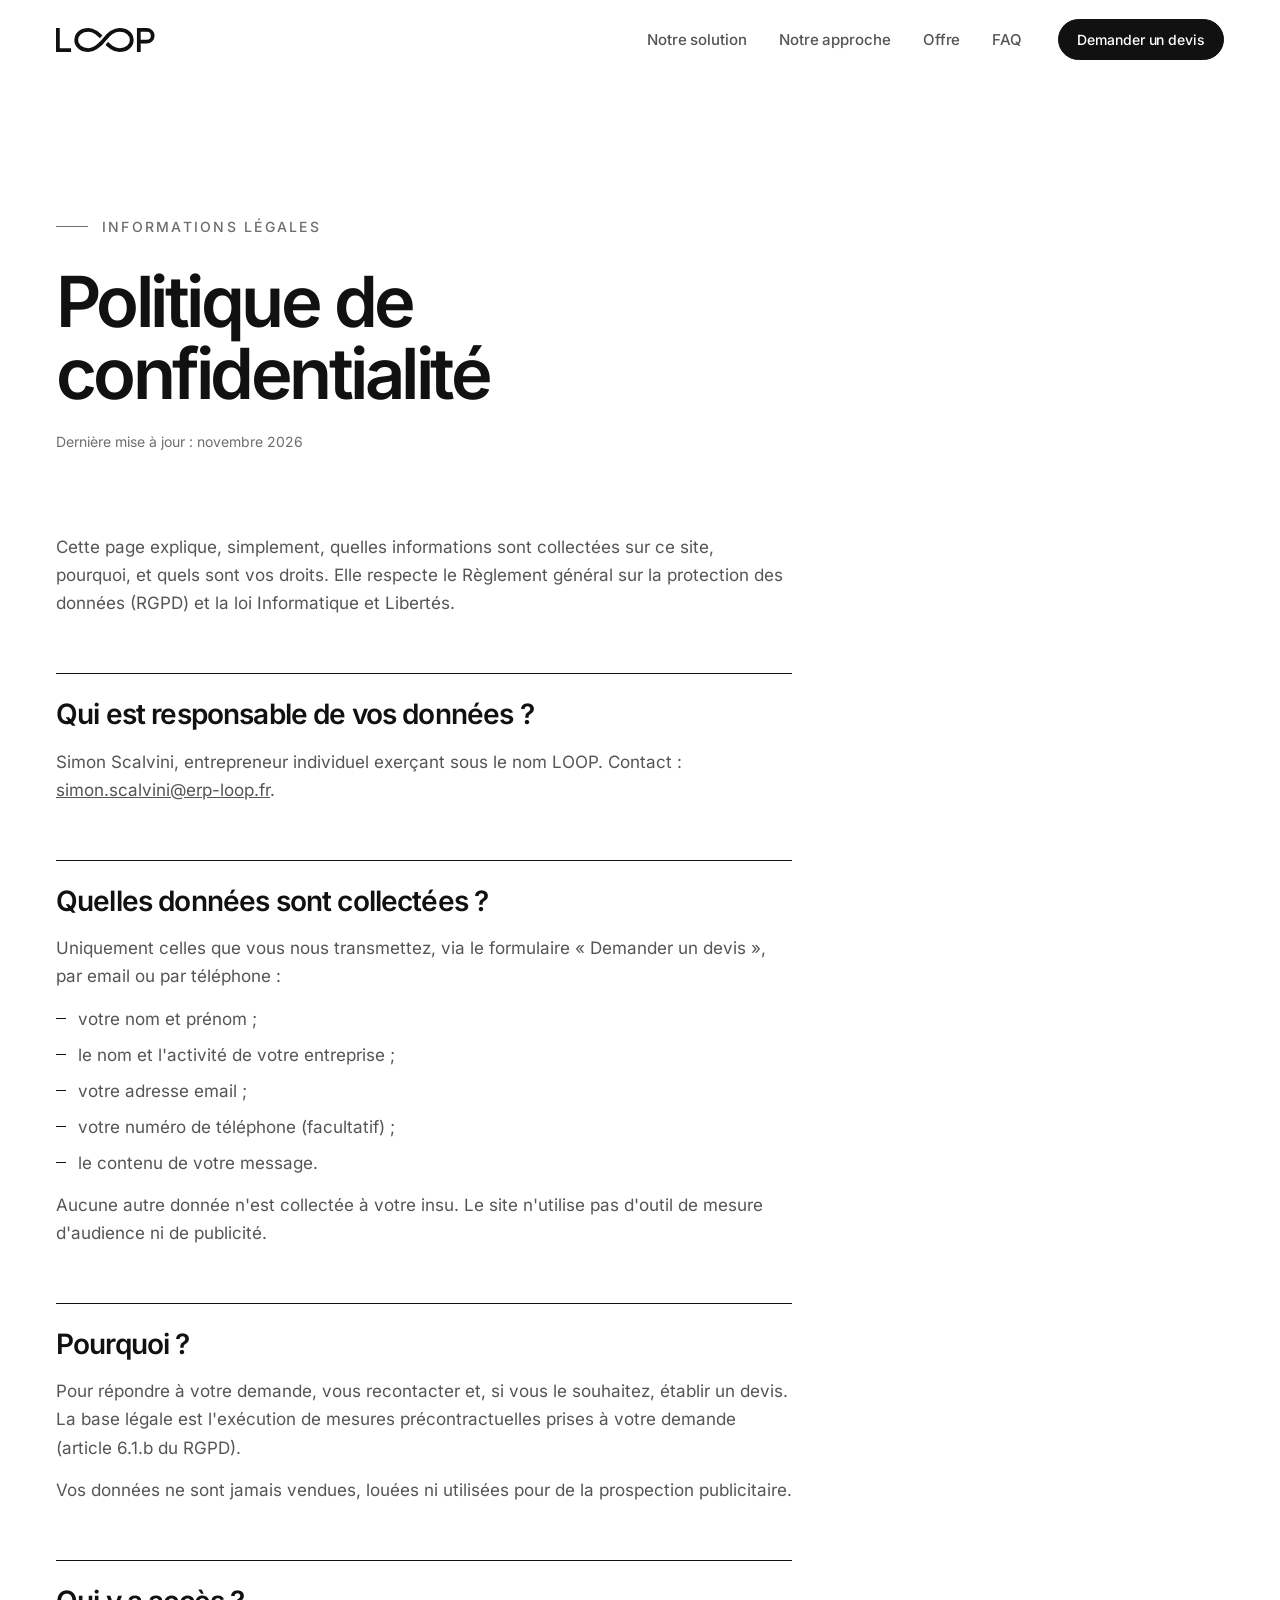
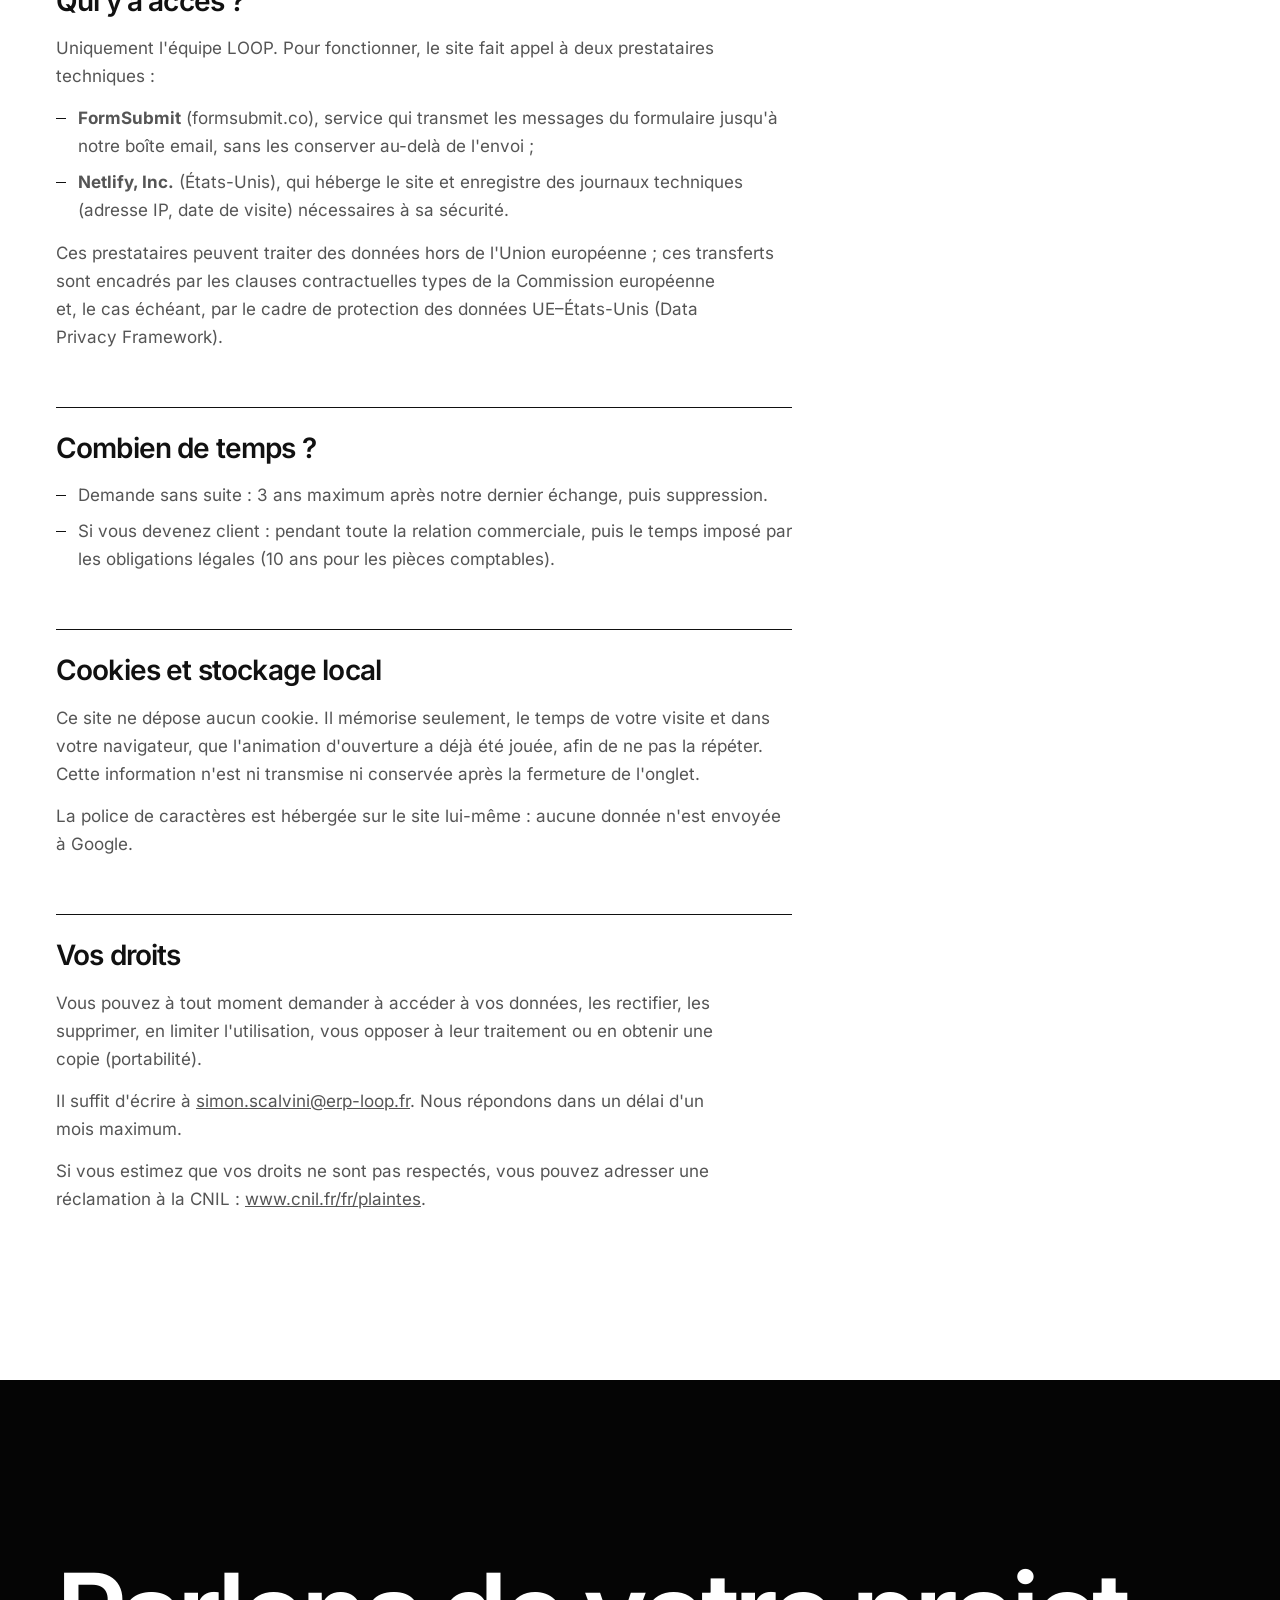
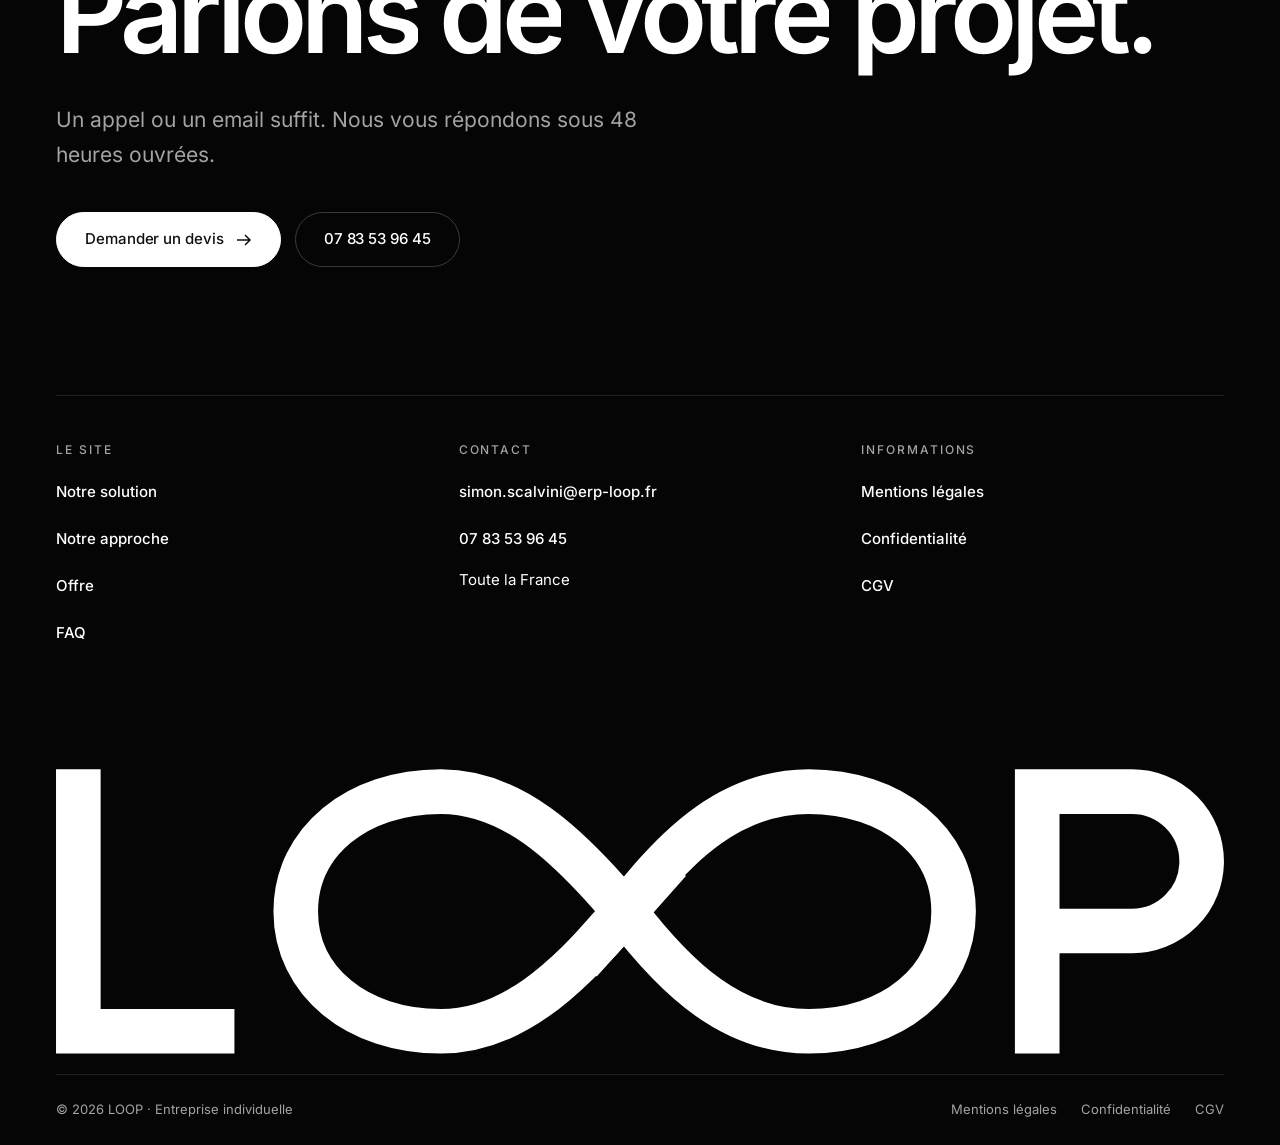
<file: confidentialite.html>
<!doctype html>
<html lang="fr" class="no-js" data-no-intro>
<head>
  <meta charset="utf-8">
  <meta name="viewport" content="width=device-width, initial-scale=1, viewport-fit=cover">
  <title>LOOP</title>
  <meta name="description" content="Comment LOOP traite les informations envoyées via le formulaire de devis, et vos droits (RGPD).">
  <meta name="robots" content="index, follow">
  <link rel="canonical" href="https://erp-loop.fr/confidentialite.html">
  <meta name="theme-color" content="#050505">
  <meta property="og:type" content="website">
  <meta property="og:locale" content="fr_FR">
  <meta property="og:site_name" content="LOOP">
  <meta property="og:title" content="Politique de confidentialité · LOOP">
  <meta property="og:description" content="Comment LOOP traite les informations envoyées via le formulaire de devis, et vos droits (RGPD).">
  <meta property="og:url" content="https://erp-loop.fr/confidentialite.html">
  <meta property="og:image" content="https://erp-loop.fr/assets/img/og-image.png">
  <link rel="icon" href="favicon.ico" sizes="32x32">
  <link rel="icon" href="assets/img/logo/favicon.svg" type="image/svg+xml">
  <link rel="apple-touch-icon" href="apple-touch-icon.png">
  <link rel="manifest" href="site.webmanifest">
  <link rel="preload" href="assets/fonts/inter-latin.woff2" as="font" type="font/woff2" crossorigin>
  <link rel="stylesheet" href="assets/css/style.css">
  <script src="assets/js/intro.js"></script>
  <script src="assets/js/vendor/lenis.min.js" defer></script>
  <script src="assets/js/main.js" defer></script>
</head>

<body>
  <a class="skip-link" href="#contenu">Aller au contenu</a>

  <header class="site-header" data-header>
    <div class="container header-inner">
      <!-- Logo : il se redessine au survol de la souris -->
      <a class="brand" href="index.html" aria-label="LOOP, retour à l'accueil">
        <svg class="brand-logo" viewBox="22 74 419 102" width="419" height="102" aria-hidden="true" focusable="false">
          <mask id="m-head" maskUnits="userSpaceOnUse" x="0" y="0" width="600" height="300">
            <rect width="600" height="300" fill="#fff"/>
            <path d="M213.5,139.1 L238.5,110.9" stroke="#000" stroke-width="36"/>
          </mask>
          <g fill="none" stroke="currentColor" stroke-width="16">
            <path class="p-l" pathLength="1" d="M30,74 V168 H86"/>
            <path class="p-loop" pathLength="1" mask="url(#m-head)" stroke-linejoin="round" d="M226,125 C245,100 265,82 292,82 C322,82 344,100 344,125 C344,150 322,168 292,168 C265,168 245,150 226,125 C205,100 185,82 160,82 C130,82 108,100 108,125 C108,150 130,168 160,168 C185,168 205,150 226,125 Z"/>
            <path class="p-cross" pathLength="1" d="M210,143 L242,107"/>
            <path class="p-p" pathLength="1" d="M374,176 V82 H408 A25,25 0 0 1 408,132 H374"/>
          </g>
        </svg>
      </a>

      <nav class="nav" id="menu" aria-label="Navigation principale">
        <ul class="nav-list">
          <li><a href="index.html#solution">Notre solution</a></li>
          <li><a href="index.html#methode">Notre approche</a></li>
          <li><a href="index.html#offre">Offre</a></li>
          <li><a href="index.html#faq">FAQ</a></li>
        </ul>
        <div class="nav-contact">
          <a href="mailto:simon.scalvini@erp-loop.fr">simon.scalvini@erp-loop.fr</a>
          <a href="tel:+33783539645">07 83 53 96 45</a>
        </div>
      </nav>

      <a class="btn btn--small header-cta" href="mailto:simon.scalvini@erp-loop.fr?subject=Demande%20de%20devis" aria-label="Demander un devis" data-quote>
        <span class="only-desktop">Demander un devis</span><span class="only-mobile">Devis</span>
      </a>

      <button class="nav-toggle" type="button" aria-expanded="false" aria-controls="menu">
        <span class="sr-only" data-label>Ouvrir le menu</span>
        <i class="bar" aria-hidden="true"></i>
        <i class="bar" aria-hidden="true"></i>
      </button>
    </div>
    <!-- Barre fine qui indique la progression dans la page -->
    <span class="scroll-progress" aria-hidden="true"></span>
  </header>

  <main id="contenu" class="legal">
    <div class="container">
      <header class="legal-head">
        <p class="eyebrow">Informations légales</p>
        <h1>Politique de confidentialité</h1>
        <p>Dernière mise à jour : novembre 2026</p>
      </header>

      <div class="legal-body">
        <p>Cette page explique, simplement, quelles informations sont collectées sur ce site, pourquoi, et quels sont vos droits. Elle respecte le Règlement général sur la protection des données (RGPD) et la loi Informatique et Libertés.</p>

        <h2>Qui est responsable de vos données ?</h2>
        <p>Simon Scalvini, entrepreneur individuel exerçant sous le nom LOOP. Contact : <a href="mailto:simon.scalvini@erp-loop.fr">simon.scalvini@erp-loop.fr</a>.</p>

        <h2>Quelles données sont collectées ?</h2>
        <p>Uniquement celles que vous nous transmettez, via le formulaire « Demander un devis », par email ou par téléphone :</p>
        <ul>
          <li>votre nom et prénom ;</li>
          <li>le nom et l'activité de votre entreprise ;</li>
          <li>votre adresse email ;</li>
          <li>votre numéro de téléphone (facultatif) ;</li>
          <li>le contenu de votre message.</li>
        </ul>
        <p>Aucune autre donnée n'est collectée à votre insu. Le site n'utilise pas d'outil de mesure d'audience ni de publicité.</p>

        <h2>Pourquoi ?</h2>
        <p>Pour répondre à votre demande, vous recontacter et, si vous le souhaitez, établir un devis. La base légale est l'exécution de mesures précontractuelles prises à votre demande (article 6.1.b du RGPD).</p>
        <p>Vos données ne sont jamais vendues, louées ni utilisées pour de la prospection publicitaire.</p>

        <h2>Qui y a accès ?</h2>
        <p>Uniquement l'équipe LOOP. Pour fonctionner, le site fait appel à deux prestataires techniques :</p>
        <ul>
          <li><strong>FormSubmit</strong> (formsubmit.co), service qui transmet les messages du formulaire jusqu'à notre boîte email, sans les conserver au-delà de l'envoi ;</li>
          <li><strong>Netlify, Inc.</strong> (États-Unis), qui héberge le site et enregistre des journaux techniques (adresse IP, date de visite) nécessaires à sa sécurité.</li>
        </ul>
        <p>Ces prestataires peuvent traiter des données hors de l'Union européenne ; ces transferts sont encadrés par les clauses contractuelles types de la Commission européenne et, le cas échéant, par le cadre de protection des données UE–États-Unis (Data Privacy Framework).</p>

        <h2>Combien de temps ?</h2>
        <ul>
          <li>Demande sans suite : 3 ans maximum après notre dernier échange, puis suppression.</li>
          <li>Si vous devenez client : pendant toute la relation commerciale, puis le temps imposé par les obligations légales (10 ans pour les pièces comptables).</li>
        </ul>

        <h2>Cookies et stockage local</h2>
        <p>Ce site ne dépose aucun cookie. Il mémorise seulement, le temps de votre visite et dans votre navigateur, que l'animation d'ouverture a déjà été jouée, afin de ne pas la répéter. Cette information n'est ni transmise ni conservée après la fermeture de l'onglet.</p>
        <p>La police de caractères est hébergée sur le site lui-même : aucune donnée n'est envoyée à Google.</p>

        <h2>Vos droits</h2>
        <p>Vous pouvez à tout moment demander à accéder à vos données, les rectifier, les supprimer, en limiter l'utilisation, vous opposer à leur traitement ou en obtenir une copie (portabilité).</p>
        <p>Il suffit d'écrire à <a href="mailto:simon.scalvini@erp-loop.fr">simon.scalvini@erp-loop.fr</a>. Nous répondons dans un délai d'un mois maximum.</p>
        <p>Si vous estimez que vos droits ne sont pas respectés, vous pouvez adresser une réclamation à la CNIL : <a href="https://www.cnil.fr/fr/plaintes" rel="noopener">www.cnil.fr/fr/plaintes</a>.</p>
      </div>
    </div>
  </main>

  <!-- ======================================================================
       PIED DE PAGE (identique sur toutes les pages)
       ====================================================================== -->
  <footer class="site-footer on-dark" data-theme="dark">
    <div class="container">
      <div class="footer-cta">
        <h2 class="footer-title split">Parlons de votre projet.</h2>
        <p class="footer-lead reveal" style="--d:1">Un appel ou un email suffit. Nous vous répondons sous 48 heures ouvrées.</p>
        <div class="footer-actions reveal" style="--d:2">
          <a class="btn btn--light" href="mailto:simon.scalvini@erp-loop.fr?subject=Demande%20de%20devis" data-quote>
            Demander un devis
            <svg class="arrow" viewBox="0 0 16 16" fill="none" stroke="currentColor" stroke-width="1.5" aria-hidden="true"><path d="M1 8h13M9 3l5 5-5 5"/></svg>
          </a>
          <a class="btn btn--ghost-light" href="tel:+33783539645">07 83 53 96 45</a>
        </div>
      </div>

      <div class="footer-top">
        <nav class="footer-col" aria-labelledby="pied-nav">
          <h2 id="pied-nav">Le site</h2>
          <ul>
            <li><a class="link" href="index.html#solution">Notre solution</a></li>
            <li><a class="link" href="index.html#methode">Notre approche</a></li>
            <li><a class="link" href="index.html#offre">Offre</a></li>
            <li><a class="link" href="index.html#faq">FAQ</a></li>
          </ul>
        </nav>
        <div class="footer-col">
          <h2>Contact</h2>
          <ul>
            <li><a class="link" href="mailto:simon.scalvini@erp-loop.fr">simon.scalvini@erp-loop.fr</a></li>
            <li><a class="link" href="tel:+33783539645">07 83 53 96 45</a></li>
            <li>Toute la France</li>
          </ul>
        </div>
        <nav class="footer-col" aria-labelledby="pied-legal">
          <h2 id="pied-legal">Informations</h2>
          <ul>
            <li><a class="link" href="mentions-legales.html">Mentions légales</a></li>
            <li><a class="link" href="confidentialite.html">Confidentialité</a></li>
            <li><a class="link" href="cgv.html">CGV</a></li>
          </ul>
        </nav>
      </div>

      <!-- Grand logo qui se dessine quand on arrive en bas de page -->
      <svg class="footer-wordmark" data-reveal-self viewBox="22 66 419 118" width="419" height="118" aria-hidden="true" focusable="false">
        <mask id="m-foot" maskUnits="userSpaceOnUse" x="0" y="0" width="600" height="300">
          <rect width="600" height="300" fill="#fff"/>
          <path d="M213.5,139.1 L238.5,110.9" stroke="#000" stroke-width="36"/>
        </mask>
        <g stroke-width="16">
          <path class="draw p-l" pathLength="1" d="M30,74 V168 H86"/>
          <path class="draw p-loop" pathLength="1" mask="url(#m-foot)" stroke-linejoin="round" d="M226,125 C245,100 265,82 292,82 C322,82 344,100 344,125 C344,150 322,168 292,168 C265,168 245,150 226,125 C205,100 185,82 160,82 C130,82 108,100 108,125 C108,150 130,168 160,168 C185,168 205,150 226,125 Z"/>
          <path class="draw p-cross" pathLength="1" d="M210,143 L242,107"/>
          <path class="draw p-p" pathLength="1" d="M374,176 V82 H408 A25,25 0 0 1 408,132 H374"/>
        </g>
      </svg>

      <div class="footer-bottom">
        <p>© <span data-year>2026</span> LOOP · Entreprise individuelle</p>
        <ul>
          <li><a href="mentions-legales.html">Mentions légales</a></li>
          <li><a href="confidentialite.html">Confidentialité</a></li>
          <li><a href="cgv.html">CGV</a></li>
        </ul>
      </div>
    </div>
  </footer>

  <!-- ======================================================================
       FENÊTRE « DEMANDER UN DEVIS »
       S'ouvre au clic sur tous les boutons « Demander un devis » (attribut
       data-quote). Les demandes sont envoyées par FormSubmit à
       simon.scalvini@erp-loop.fr (pour changer d'adresse : voir README).
       Sans JavaScript, ces boutons ouvrent simplement un email.
       ====================================================================== -->
  <dialog class="quote" id="devis" aria-labelledby="titre-devis" data-quote-dialog>
    <div class="quote-panel">
      <div class="quote-head">
        <svg class="quote-symbol" viewBox="99 73 254 104" width="254" height="104" aria-hidden="true" focusable="false">
          <mask id="m-quote" maskUnits="userSpaceOnUse" x="0" y="0" width="600" height="300"><rect width="600" height="300" fill="#fff"/><path d="M213.5,139.1 L238.5,110.9" stroke="#000" stroke-width="40"/></mask>
          <g fill="none" stroke="currentColor" stroke-width="18">
            <path class="q-loop" pathLength="1" mask="url(#m-quote)" stroke-linejoin="round" d="M226,125 C245,100 265,82 292,82 C322,82 344,100 344,125 C344,150 322,168 292,168 C265,168 245,150 226,125 C205,100 185,82 160,82 C130,82 108,100 108,125 C108,150 130,168 160,168 C185,168 205,150 226,125 Z"/>
            <path class="q-cross" pathLength="1" d="M209,144 L243,106"/>
          </g>
        </svg>
        <button class="quote-close" type="button" data-quote-close>
          <span class="sr-only">Fermer</span>
          <i aria-hidden="true"></i><i aria-hidden="true"></i>
        </button>
      </div>

      <div class="quote-body" data-quote-form-wrap>
        <h2 class="quote-title" id="titre-devis">Demander un devis</h2>
        <p class="quote-lead">Décrivez votre besoin en quelques lignes. Nous vous répondons sous 48 heures ouvrées, gratuitement et sans engagement.</p>

        <form class="form" action="https://formsubmit.co/simon.scalvini@erp-loop.fr" method="POST" data-form>
          <input type="hidden" name="_subject" value="Nouvelle demande de devis depuis le site LOOP">
          <input type="hidden" name="_template" value="table">
          <input type="hidden" name="_captcha" value="false">
          <!-- Champ piège pour les robots : laissé vide par les humains -->
          <div class="hp" aria-hidden="true">
            <label for="f-gotcha">Ne pas remplir</label>
            <input type="text" id="f-gotcha" name="_honey" tabindex="-1" autocomplete="off">
          </div>

          <div class="field">
            <label for="f-nom">Nom et prénom</label>
            <input id="f-nom" name="nom" type="text" autocomplete="name" required aria-describedby="e-nom">
            <p class="field-error" id="e-nom" aria-live="polite"></p>
          </div>
          <div class="field">
            <label for="f-activite">Entreprise et activité</label>
            <input id="f-activite" name="activite" type="text" placeholder="Ex. : Dupont &amp; Fils" autocomplete="organization" required aria-describedby="e-activite">
            <p class="field-error" id="e-activite" aria-live="polite"></p>
          </div>
          <div class="field">
            <label for="f-email">Email</label>
            <input id="f-email" name="email" type="email" autocomplete="email" inputmode="email" required aria-describedby="e-email">
            <p class="field-error" id="e-email" aria-live="polite"></p>
          </div>
          <div class="field">
            <label for="f-tel">Téléphone <span class="opt">(facultatif)</span></label>
            <input id="f-tel" name="telephone" type="tel" autocomplete="tel" inputmode="tel">
          </div>
          <div class="field field--full">
            <label for="f-message">Votre besoin</label>
            <textarea id="f-message" name="message" rows="4" placeholder="Ex. : 10 salariés, un fichier Excel pour le stock, nous voudrions suivre nos achats par projet." required aria-describedby="e-message"></textarea>
            <p class="field-error" id="e-message" aria-live="polite"></p>
          </div>

          <div class="form-foot">
            <button class="btn" type="submit">
              <span data-submit-label>Envoyer ma demande</span>
              <svg class="arrow" viewBox="0 0 16 16" fill="none" stroke="currentColor" stroke-width="1.5" aria-hidden="true"><path d="M1 8h13M9 3l5 5-5 5"/></svg>
            </button>
            <p class="form-status" role="status" aria-live="polite" data-form-status></p>
            <p class="form-legal">
              Vos informations servent uniquement à répondre à votre demande. En savoir plus :
              <a href="confidentialite.html">politique de confidentialité</a>.
              Vous préférez appeler ? <a href="tel:+33783539645">07 83 53 96 45</a>
            </p>
          </div>
        </form>
      </div>

      <!-- Message affiché après l'envoi -->
      <div class="quote-success" data-quote-success hidden tabindex="-1">
        <svg class="quote-success-symbol" viewBox="99 73 254 104" width="254" height="104" aria-hidden="true" focusable="false">
          <mask id="m-quote-ok" maskUnits="userSpaceOnUse" x="0" y="0" width="600" height="300"><rect width="600" height="300" fill="#fff"/><path d="M213.5,139.1 L238.5,110.9" stroke="#000" stroke-width="40"/></mask>
          <g fill="none" stroke="currentColor" stroke-width="18">
            <path class="q-loop" pathLength="1" mask="url(#m-quote-ok)" stroke-linejoin="round" d="M226,125 C245,100 265,82 292,82 C322,82 344,100 344,125 C344,150 322,168 292,168 C265,168 245,150 226,125 C205,100 185,82 160,82 C130,82 108,100 108,125 C108,150 130,168 160,168 C185,168 205,150 226,125 Z"/>
            <path class="q-cross" pathLength="1" d="M209,144 L243,106"/>
          </g>
        </svg>
        <h2>Merci, c'est bien reçu.</h2>
        <p>Nous vous répondons sous 48 heures ouvrées.</p>
        <button class="btn btn--outline" type="button" data-quote-close>Fermer</button>
      </div>
    </div>
  </dialog>
</body>
</html>
</file>
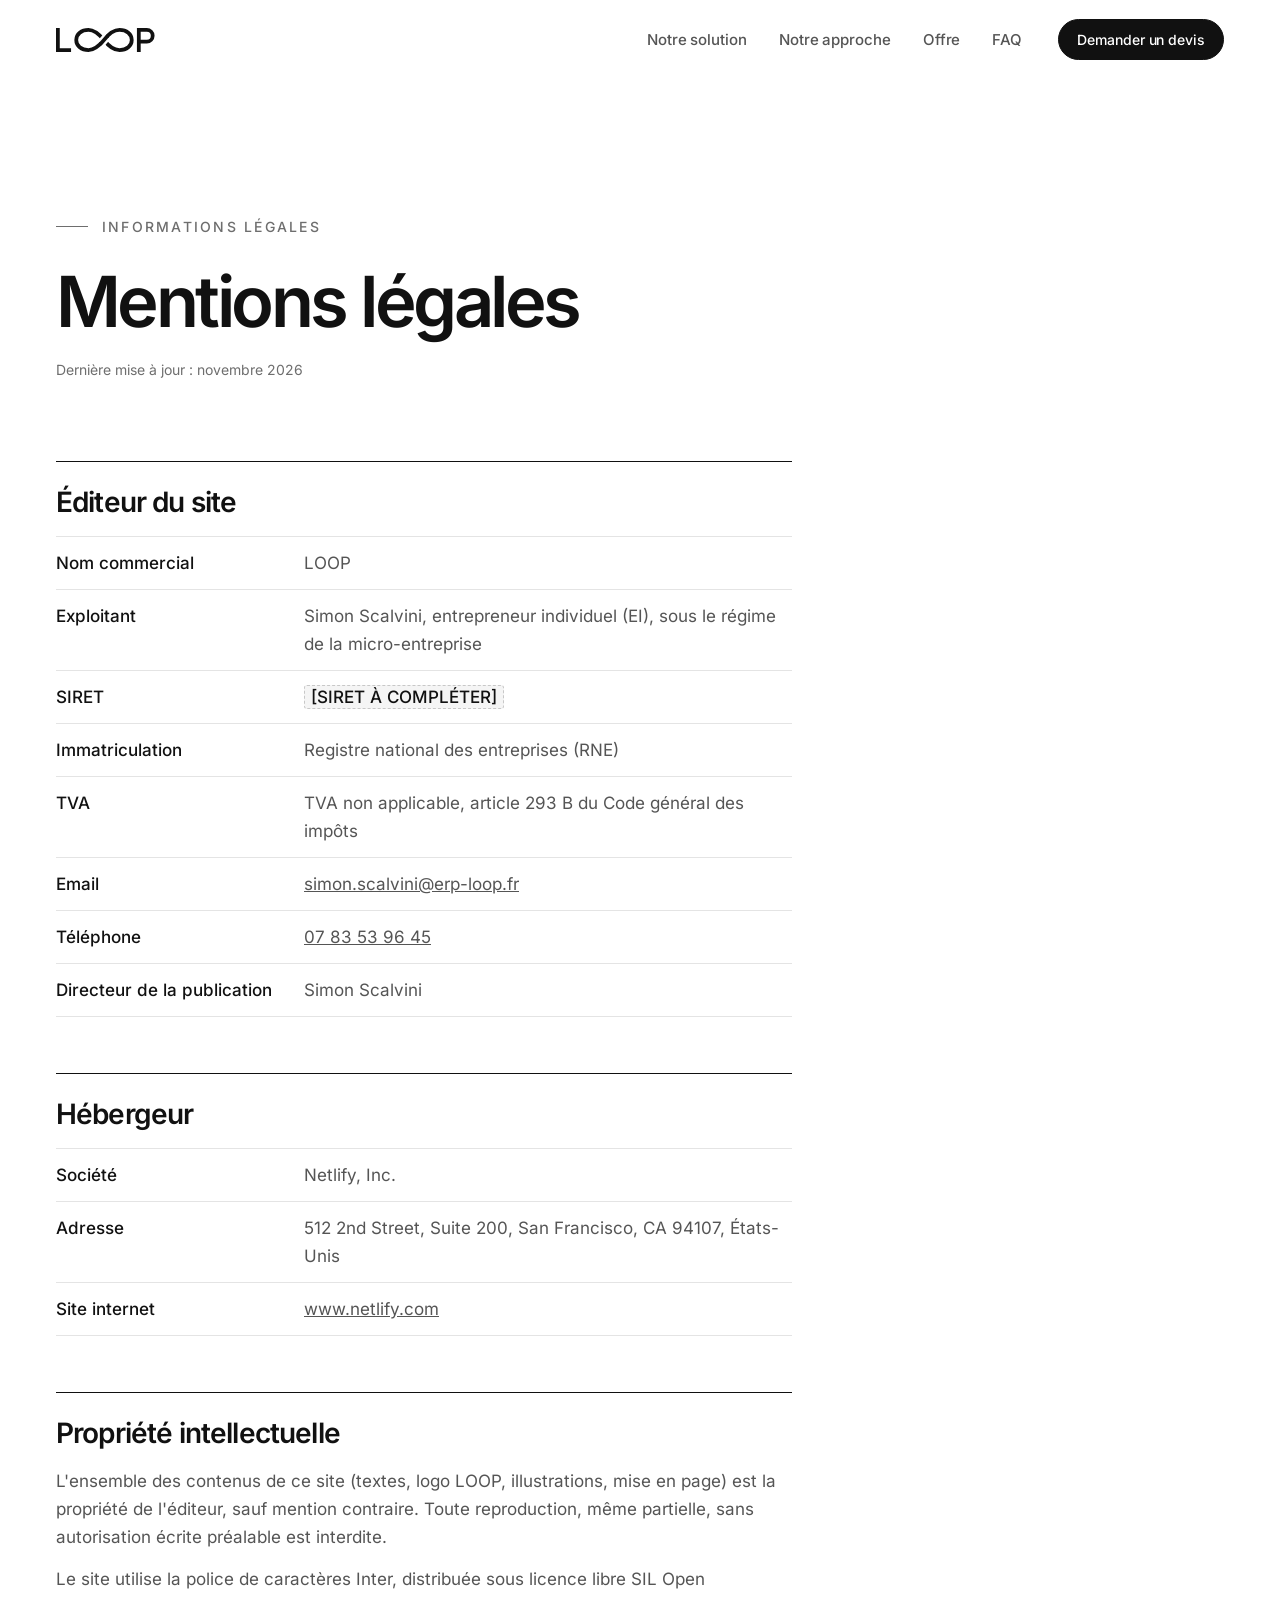
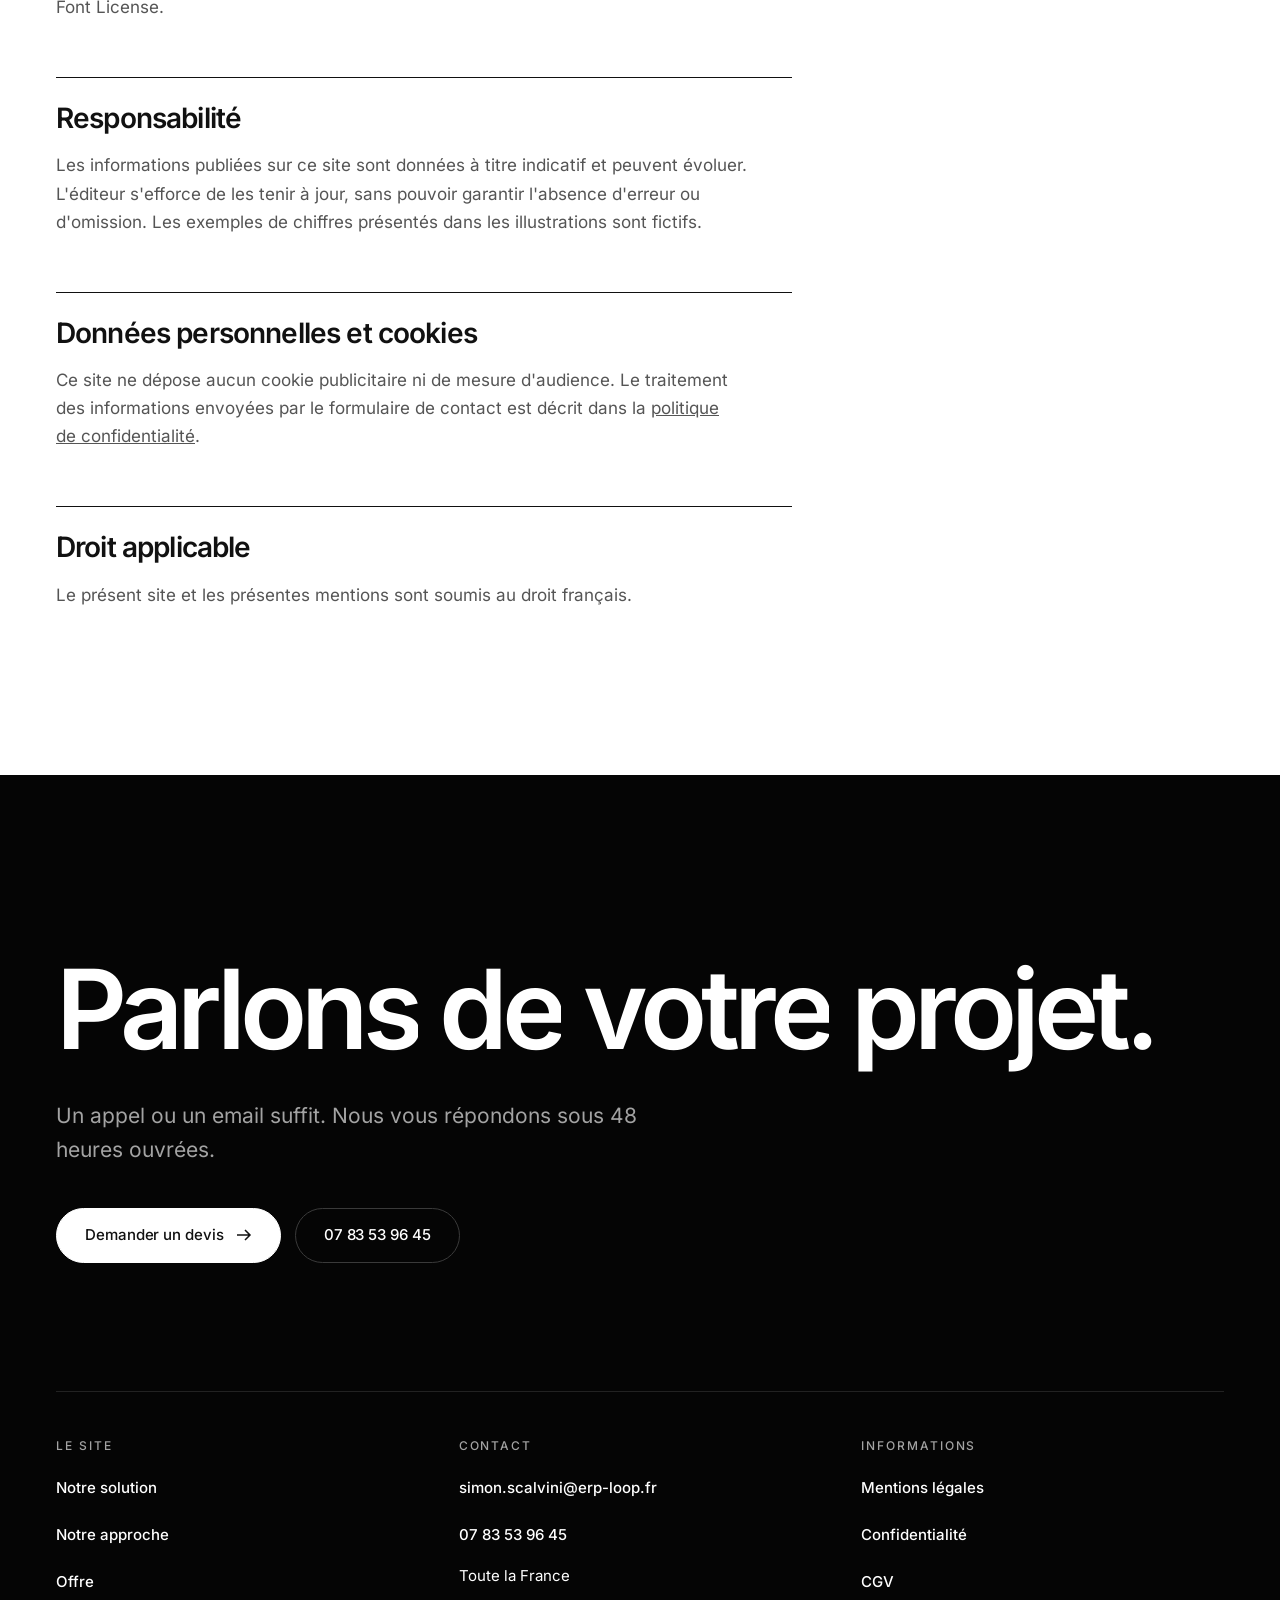
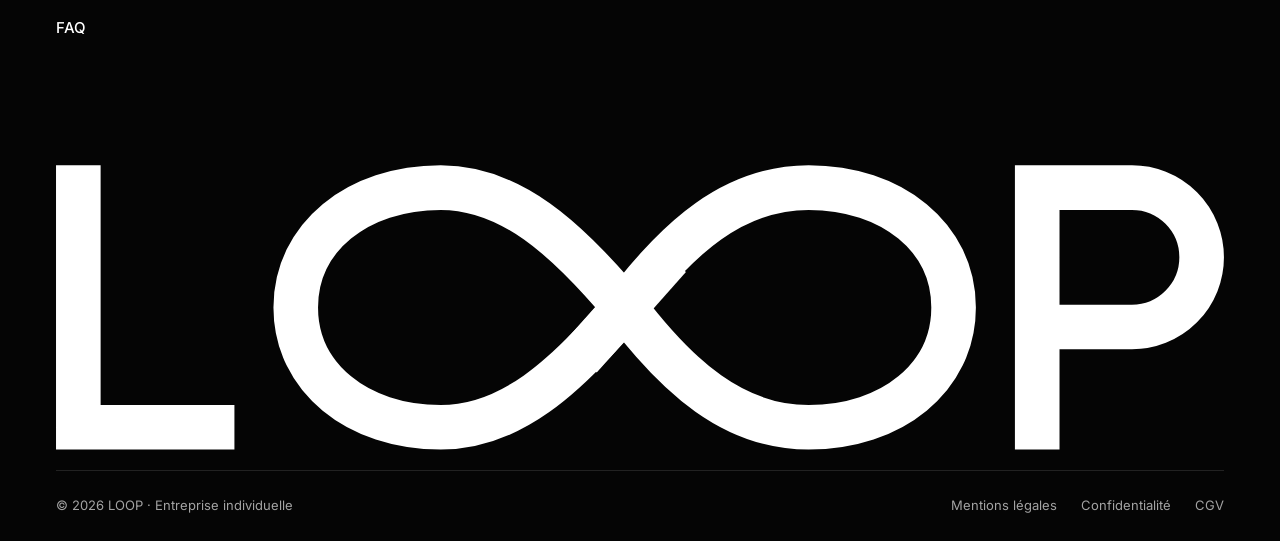
<file: mentions-legales.html>
<!doctype html>
<html lang="fr" class="no-js" data-no-intro>
<head>
  <meta charset="utf-8">
  <meta name="viewport" content="width=device-width, initial-scale=1, viewport-fit=cover">
  <title>LOOP</title>
  <meta name="description" content="Mentions légales du site LOOP : éditeur, hébergeur, propriété intellectuelle.">
  <meta name="robots" content="index, follow">
  <link rel="canonical" href="https://erp-loop.fr/mentions-legales.html">
  <meta name="theme-color" content="#050505">
  <meta property="og:type" content="website">
  <meta property="og:locale" content="fr_FR">
  <meta property="og:site_name" content="LOOP">
  <meta property="og:title" content="Mentions légales · LOOP">
  <meta property="og:description" content="Mentions légales du site LOOP : éditeur, hébergeur, propriété intellectuelle.">
  <meta property="og:url" content="https://erp-loop.fr/mentions-legales.html">
  <meta property="og:image" content="https://erp-loop.fr/assets/img/og-image.png">
  <link rel="icon" href="favicon.ico" sizes="32x32">
  <link rel="icon" href="assets/img/logo/favicon.svg" type="image/svg+xml">
  <link rel="apple-touch-icon" href="apple-touch-icon.png">
  <link rel="manifest" href="site.webmanifest">
  <link rel="preload" href="assets/fonts/inter-latin.woff2" as="font" type="font/woff2" crossorigin>
  <link rel="stylesheet" href="assets/css/style.css">
  <script src="assets/js/intro.js"></script>
  <script src="assets/js/vendor/lenis.min.js" defer></script>
  <script src="assets/js/main.js" defer></script>
</head>

<body>
  <a class="skip-link" href="#contenu">Aller au contenu</a>

  <header class="site-header" data-header>
    <div class="container header-inner">
      <!-- Logo : il se redessine au survol de la souris -->
      <a class="brand" href="index.html" aria-label="LOOP, retour à l'accueil">
        <svg class="brand-logo" viewBox="22 74 419 102" width="419" height="102" aria-hidden="true" focusable="false">
          <mask id="m-head" maskUnits="userSpaceOnUse" x="0" y="0" width="600" height="300">
            <rect width="600" height="300" fill="#fff"/>
            <path d="M213.5,139.1 L238.5,110.9" stroke="#000" stroke-width="36"/>
          </mask>
          <g fill="none" stroke="currentColor" stroke-width="16">
            <path class="p-l" pathLength="1" d="M30,74 V168 H86"/>
            <path class="p-loop" pathLength="1" mask="url(#m-head)" stroke-linejoin="round" d="M226,125 C245,100 265,82 292,82 C322,82 344,100 344,125 C344,150 322,168 292,168 C265,168 245,150 226,125 C205,100 185,82 160,82 C130,82 108,100 108,125 C108,150 130,168 160,168 C185,168 205,150 226,125 Z"/>
            <path class="p-cross" pathLength="1" d="M210,143 L242,107"/>
            <path class="p-p" pathLength="1" d="M374,176 V82 H408 A25,25 0 0 1 408,132 H374"/>
          </g>
        </svg>
      </a>

      <nav class="nav" id="menu" aria-label="Navigation principale">
        <ul class="nav-list">
          <li><a href="index.html#solution">Notre solution</a></li>
          <li><a href="index.html#methode">Notre approche</a></li>
          <li><a href="index.html#offre">Offre</a></li>
          <li><a href="index.html#faq">FAQ</a></li>
        </ul>
        <div class="nav-contact">
          <a href="mailto:simon.scalvini@erp-loop.fr">simon.scalvini@erp-loop.fr</a>
          <a href="tel:+33783539645">07 83 53 96 45</a>
        </div>
      </nav>

      <a class="btn btn--small header-cta" href="mailto:simon.scalvini@erp-loop.fr?subject=Demande%20de%20devis" aria-label="Demander un devis" data-quote>
        <span class="only-desktop">Demander un devis</span><span class="only-mobile">Devis</span>
      </a>

      <button class="nav-toggle" type="button" aria-expanded="false" aria-controls="menu">
        <span class="sr-only" data-label>Ouvrir le menu</span>
        <i class="bar" aria-hidden="true"></i>
        <i class="bar" aria-hidden="true"></i>
      </button>
    </div>
    <!-- Barre fine qui indique la progression dans la page -->
    <span class="scroll-progress" aria-hidden="true"></span>
  </header>

  <main id="contenu" class="legal">
    <div class="container">
      <header class="legal-head">
        <p class="eyebrow">Informations légales</p>
        <h1>Mentions légales</h1>
        <p>Dernière mise à jour : novembre 2026</p>
      </header>

      <div class="legal-body">
        <h2>Éditeur du site</h2>
        <dl>
          <div><dt>Nom commercial</dt><dd>LOOP</dd></div>
          <div><dt>Exploitant</dt><dd>Simon Scalvini, entrepreneur individuel (EI), sous le régime de la micro-entreprise</dd></div>
          <div><dt>SIRET</dt><dd><span class="todo">[SIRET À COMPLÉTER]</span></dd></div>
          <div><dt>Immatriculation</dt><dd>Registre national des entreprises (RNE)</dd></div>
          <div><dt>TVA</dt><dd>TVA non applicable, article 293 B du Code général des impôts</dd></div>
          <div><dt>Email</dt><dd><a href="mailto:simon.scalvini@erp-loop.fr">simon.scalvini@erp-loop.fr</a></dd></div>
          <div><dt>Téléphone</dt><dd><a href="tel:+33783539645">07 83 53 96 45</a></dd></div>
          <div><dt>Directeur de la publication</dt><dd>Simon Scalvini</dd></div>
        </dl>

        <h2>Hébergeur</h2>
        <dl>
          <div><dt>Société</dt><dd>Netlify, Inc.</dd></div>
          <div><dt>Adresse</dt><dd>512 2nd Street, Suite 200, San Francisco, CA 94107, États-Unis</dd></div>
          <div><dt>Site internet</dt><dd><a href="https://www.netlify.com" rel="noopener">www.netlify.com</a></dd></div>
        </dl>

        <h2>Propriété intellectuelle</h2>
        <p>L'ensemble des contenus de ce site (textes, logo LOOP, illustrations, mise en page) est la propriété de l'éditeur, sauf mention contraire. Toute reproduction, même partielle, sans autorisation écrite préalable est interdite.</p>
        <p>Le site utilise la police de caractères Inter, distribuée sous licence libre SIL Open Font License.</p>

        <h2>Responsabilité</h2>
        <p>Les informations publiées sur ce site sont données à titre indicatif et peuvent évoluer. L'éditeur s'efforce de les tenir à jour, sans pouvoir garantir l'absence d'erreur ou d'omission. Les exemples de chiffres présentés dans les illustrations sont fictifs.</p>

        <h2>Données personnelles et cookies</h2>
        <p>Ce site ne dépose aucun cookie publicitaire ni de mesure d'audience. Le traitement des informations envoyées par le formulaire de contact est décrit dans la <a href="confidentialite.html">politique de confidentialité</a>.</p>

        <h2>Droit applicable</h2>
        <p>Le présent site et les présentes mentions sont soumis au droit français.</p>
      </div>
    </div>
  </main>

  <!-- ======================================================================
       PIED DE PAGE (identique sur toutes les pages)
       ====================================================================== -->
  <footer class="site-footer on-dark" data-theme="dark">
    <div class="container">
      <div class="footer-cta">
        <h2 class="footer-title split">Parlons de votre projet.</h2>
        <p class="footer-lead reveal" style="--d:1">Un appel ou un email suffit. Nous vous répondons sous 48 heures ouvrées.</p>
        <div class="footer-actions reveal" style="--d:2">
          <a class="btn btn--light" href="mailto:simon.scalvini@erp-loop.fr?subject=Demande%20de%20devis" data-quote>
            Demander un devis
            <svg class="arrow" viewBox="0 0 16 16" fill="none" stroke="currentColor" stroke-width="1.5" aria-hidden="true"><path d="M1 8h13M9 3l5 5-5 5"/></svg>
          </a>
          <a class="btn btn--ghost-light" href="tel:+33783539645">07 83 53 96 45</a>
        </div>
      </div>

      <div class="footer-top">
        <nav class="footer-col" aria-labelledby="pied-nav">
          <h2 id="pied-nav">Le site</h2>
          <ul>
            <li><a class="link" href="index.html#solution">Notre solution</a></li>
            <li><a class="link" href="index.html#methode">Notre approche</a></li>
            <li><a class="link" href="index.html#offre">Offre</a></li>
            <li><a class="link" href="index.html#faq">FAQ</a></li>
          </ul>
        </nav>
        <div class="footer-col">
          <h2>Contact</h2>
          <ul>
            <li><a class="link" href="mailto:simon.scalvini@erp-loop.fr">simon.scalvini@erp-loop.fr</a></li>
            <li><a class="link" href="tel:+33783539645">07 83 53 96 45</a></li>
            <li>Toute la France</li>
          </ul>
        </div>
        <nav class="footer-col" aria-labelledby="pied-legal">
          <h2 id="pied-legal">Informations</h2>
          <ul>
            <li><a class="link" href="mentions-legales.html">Mentions légales</a></li>
            <li><a class="link" href="confidentialite.html">Confidentialité</a></li>
            <li><a class="link" href="cgv.html">CGV</a></li>
          </ul>
        </nav>
      </div>

      <!-- Grand logo qui se dessine quand on arrive en bas de page -->
      <svg class="footer-wordmark" data-reveal-self viewBox="22 66 419 118" width="419" height="118" aria-hidden="true" focusable="false">
        <mask id="m-foot" maskUnits="userSpaceOnUse" x="0" y="0" width="600" height="300">
          <rect width="600" height="300" fill="#fff"/>
          <path d="M213.5,139.1 L238.5,110.9" stroke="#000" stroke-width="36"/>
        </mask>
        <g stroke-width="16">
          <path class="draw p-l" pathLength="1" d="M30,74 V168 H86"/>
          <path class="draw p-loop" pathLength="1" mask="url(#m-foot)" stroke-linejoin="round" d="M226,125 C245,100 265,82 292,82 C322,82 344,100 344,125 C344,150 322,168 292,168 C265,168 245,150 226,125 C205,100 185,82 160,82 C130,82 108,100 108,125 C108,150 130,168 160,168 C185,168 205,150 226,125 Z"/>
          <path class="draw p-cross" pathLength="1" d="M210,143 L242,107"/>
          <path class="draw p-p" pathLength="1" d="M374,176 V82 H408 A25,25 0 0 1 408,132 H374"/>
        </g>
      </svg>

      <div class="footer-bottom">
        <p>© <span data-year>2026</span> LOOP · Entreprise individuelle</p>
        <ul>
          <li><a href="mentions-legales.html">Mentions légales</a></li>
          <li><a href="confidentialite.html">Confidentialité</a></li>
          <li><a href="cgv.html">CGV</a></li>
        </ul>
      </div>
    </div>
  </footer>

  <!-- ======================================================================
       FENÊTRE « DEMANDER UN DEVIS »
       S'ouvre au clic sur tous les boutons « Demander un devis » (attribut
       data-quote). Les demandes sont envoyées par FormSubmit à
       simon.scalvini@erp-loop.fr (pour changer d'adresse : voir README).
       Sans JavaScript, ces boutons ouvrent simplement un email.
       ====================================================================== -->
  <dialog class="quote" id="devis" aria-labelledby="titre-devis" data-quote-dialog>
    <div class="quote-panel">
      <div class="quote-head">
        <svg class="quote-symbol" viewBox="99 73 254 104" width="254" height="104" aria-hidden="true" focusable="false">
          <mask id="m-quote" maskUnits="userSpaceOnUse" x="0" y="0" width="600" height="300"><rect width="600" height="300" fill="#fff"/><path d="M213.5,139.1 L238.5,110.9" stroke="#000" stroke-width="40"/></mask>
          <g fill="none" stroke="currentColor" stroke-width="18">
            <path class="q-loop" pathLength="1" mask="url(#m-quote)" stroke-linejoin="round" d="M226,125 C245,100 265,82 292,82 C322,82 344,100 344,125 C344,150 322,168 292,168 C265,168 245,150 226,125 C205,100 185,82 160,82 C130,82 108,100 108,125 C108,150 130,168 160,168 C185,168 205,150 226,125 Z"/>
            <path class="q-cross" pathLength="1" d="M209,144 L243,106"/>
          </g>
        </svg>
        <button class="quote-close" type="button" data-quote-close>
          <span class="sr-only">Fermer</span>
          <i aria-hidden="true"></i><i aria-hidden="true"></i>
        </button>
      </div>

      <div class="quote-body" data-quote-form-wrap>
        <h2 class="quote-title" id="titre-devis">Demander un devis</h2>
        <p class="quote-lead">Décrivez votre besoin en quelques lignes. Nous vous répondons sous 48 heures ouvrées, gratuitement et sans engagement.</p>

        <form class="form" action="https://formsubmit.co/simon.scalvini@erp-loop.fr" method="POST" data-form>
          <input type="hidden" name="_subject" value="Nouvelle demande de devis depuis le site LOOP">
          <input type="hidden" name="_template" value="table">
          <input type="hidden" name="_captcha" value="false">
          <!-- Champ piège pour les robots : laissé vide par les humains -->
          <div class="hp" aria-hidden="true">
            <label for="f-gotcha">Ne pas remplir</label>
            <input type="text" id="f-gotcha" name="_honey" tabindex="-1" autocomplete="off">
          </div>

          <div class="field">
            <label for="f-nom">Nom et prénom</label>
            <input id="f-nom" name="nom" type="text" autocomplete="name" required aria-describedby="e-nom">
            <p class="field-error" id="e-nom" aria-live="polite"></p>
          </div>
          <div class="field">
            <label for="f-activite">Entreprise et activité</label>
            <input id="f-activite" name="activite" type="text" placeholder="Ex. : Dupont &amp; Fils" autocomplete="organization" required aria-describedby="e-activite">
            <p class="field-error" id="e-activite" aria-live="polite"></p>
          </div>
          <div class="field">
            <label for="f-email">Email</label>
            <input id="f-email" name="email" type="email" autocomplete="email" inputmode="email" required aria-describedby="e-email">
            <p class="field-error" id="e-email" aria-live="polite"></p>
          </div>
          <div class="field">
            <label for="f-tel">Téléphone <span class="opt">(facultatif)</span></label>
            <input id="f-tel" name="telephone" type="tel" autocomplete="tel" inputmode="tel">
          </div>
          <div class="field field--full">
            <label for="f-message">Votre besoin</label>
            <textarea id="f-message" name="message" rows="4" placeholder="Ex. : 10 salariés, un fichier Excel pour le stock, nous voudrions suivre nos achats par projet." required aria-describedby="e-message"></textarea>
            <p class="field-error" id="e-message" aria-live="polite"></p>
          </div>

          <div class="form-foot">
            <button class="btn" type="submit">
              <span data-submit-label>Envoyer ma demande</span>
              <svg class="arrow" viewBox="0 0 16 16" fill="none" stroke="currentColor" stroke-width="1.5" aria-hidden="true"><path d="M1 8h13M9 3l5 5-5 5"/></svg>
            </button>
            <p class="form-status" role="status" aria-live="polite" data-form-status></p>
            <p class="form-legal">
              Vos informations servent uniquement à répondre à votre demande. En savoir plus :
              <a href="confidentialite.html">politique de confidentialité</a>.
              Vous préférez appeler ? <a href="tel:+33783539645">07 83 53 96 45</a>
            </p>
          </div>
        </form>
      </div>

      <!-- Message affiché après l'envoi -->
      <div class="quote-success" data-quote-success hidden tabindex="-1">
        <svg class="quote-success-symbol" viewBox="99 73 254 104" width="254" height="104" aria-hidden="true" focusable="false">
          <mask id="m-quote-ok" maskUnits="userSpaceOnUse" x="0" y="0" width="600" height="300"><rect width="600" height="300" fill="#fff"/><path d="M213.5,139.1 L238.5,110.9" stroke="#000" stroke-width="40"/></mask>
          <g fill="none" stroke="currentColor" stroke-width="18">
            <path class="q-loop" pathLength="1" mask="url(#m-quote-ok)" stroke-linejoin="round" d="M226,125 C245,100 265,82 292,82 C322,82 344,100 344,125 C344,150 322,168 292,168 C265,168 245,150 226,125 C205,100 185,82 160,82 C130,82 108,100 108,125 C108,150 130,168 160,168 C185,168 205,150 226,125 Z"/>
            <path class="q-cross" pathLength="1" d="M209,144 L243,106"/>
          </g>
        </svg>
        <h2>Merci, c'est bien reçu.</h2>
        <p>Nous vous répondons sous 48 heures ouvrées.</p>
        <button class="btn btn--outline" type="button" data-quote-close>Fermer</button>
      </div>
    </div>
  </dialog>
</body>
</html>
</file>
<file: assets/css/style.css>
/* ==========================================================================
   LOOP — Feuille de style principale
   --------------------------------------------------------------------------
   Sommaire
   1.  Police (Inter, hébergée localement)
   2.  Variables : couleurs, typographie, espacements, animations
   3.  Base et remise à zéro
   4.  Utilitaires (conteneur, accessibilité)
   5.  Typographie
   6.  Boutons et liens
   7.  Écran d'introduction (logo animé)
   8.  En-tête et navigation
   9.  Accueil (fond noir) + maquette de tableau de bord
   10. Histoire : le logo se dessine au défilement
   11. Notre solution
   12. Bandeau noir « Vous l'imaginez… »
   13. Méthode (4 étapes + symbole qui se dessine)
   14. Bandeau de mots qui glissent
   15. Offre
   16. FAQ
   17. Pied de page (appel à l'action + grand logo)
   17b. Fenêtre « Demander un devis » et formulaire
   18. Pages légales
   19. Animations au défilement
   20. Préférence « réduire les animations »

   Règle d'or : noir, blanc et gris uniquement.
   Pour changer une couleur ou un espacement, modifiez la variable en (2).
   ========================================================================== */


/* 1. Police --------------------------------------------------------------- */
/* Inter (Google Fonts) est hébergée sur le site lui-même :
   plus rapide, et aucune donnée de visiteur n'est envoyée à Google (RGPD). */
@font-face {
  font-family: "Inter";
  font-style: normal;
  font-weight: 100 900;
  font-display: swap;
  src: url("../fonts/inter-latin.woff2") format("woff2-variations"),
       url("../fonts/inter-latin.woff2") format("woff2");
}


/* 2. Variables ------------------------------------------------------------ */
:root {
  /* Couleurs (contrastes vérifiés sur fond blanc / noir) */
  --c-deep: #050505;         /* noir profond : grandes sections sombres */
  --c-black: #111111;        /* noir du logo */
  --c-white: #ffffff;
  --c-text: #111111;
  --c-text-2: #555555;       /* texte secondaire : 7,5:1 sur blanc */
  --c-text-3: #6e6e6e;       /* libellés, gros titres gris : 5,1:1 */
  --c-line: #e4e4e4;         /* filets fins */
  --c-line-strong: #c8c8c8;
  --c-soft: #f5f5f5;         /* fond gris très clair */
  --c-dark-text-2: #a3a3a3;  /* texte secondaire sur fond noir : 8:1 */
  --c-dark-text-3: #7a7a7a;  /* gros titres gris sur fond noir : 4,6:1 */
  --c-dark-line: #222222;
  --c-dark-track: #1a1a1a;   /* tracé « éteint » du logo sur fond noir */

  /* Typographie */
  --font: "Inter", system-ui, -apple-system, "Segoe UI", Roboto, Arial, sans-serif;
  --fs-small: 0.875rem;
  --fs-body: 1.0625rem;
  --fs-lead: clamp(1.125rem, 0.6vw + 1rem, 1.3125rem);
  --fs-h3: clamp(1.1875rem, 0.5vw + 1.05rem, 1.375rem);
  --fs-h2: clamp(2.125rem, 4.2vw + 0.6rem, 4rem);
  --fs-h1: clamp(2.5rem, 4.4vw + 0.6rem, 5.25rem);

  /* Espacements et grille */
  --gutter: clamp(20px, 5vw, 56px);
  --container: 1240px;
  --section-y: clamp(88px, 13vw, 176px);
  --header-h: 64px;
  --radius: 4px;

  /* Animations : courbes lentes et précises */
  --ease-out: cubic-bezier(0.16, 1, 0.3, 1);
  --ease-inout: cubic-bezier(0.76, 0, 0.24, 1);
  --intro-delay: 0s;         /* passe à ~2 s quand l'intro est jouée */
}

@media (min-width: 960px) {
  :root { --header-h: 80px; }
}

/* Quand l'écran d'introduction est joué, l'accueil apparaît juste après. */
.has-intro { --intro-delay: 2.05s; }


/* 3. Base ----------------------------------------------------------------- */
*,
*::before,
*::after { box-sizing: border-box; }

html {
  -webkit-text-size-adjust: 100%;
  text-size-adjust: 100%;
  scroll-behavior: smooth;
  scroll-padding-top: calc(var(--header-h) + 16px);
}

body {
  margin: 0;
  background: var(--c-white);
  color: var(--c-text);
  font-family: var(--font);
  font-size: var(--fs-body);
  line-height: 1.65;
  font-feature-settings: "cv11", "ss01";  /* chiffres et lettres plus nets */
  -webkit-font-smoothing: antialiased;
  -moz-osx-font-smoothing: grayscale;
  overflow-x: hidden;
}

body.nav-open { overflow: hidden; }

/* Défilement fluide (bibliothèque Lenis, assets/js/vendor) */
html.lenis, html.lenis body { height: auto; }
.lenis.lenis-smooth { scroll-behavior: auto !important; }
.lenis.lenis-stopped { overflow: clip; }

img, svg { display: block; max-width: 100%; }
h1, h2, h3, p, ul, ol, dl, dd, figure { margin: 0; }
ul, ol { padding: 0; list-style: none; }
a { color: inherit; }
button, input, textarea, select { font: inherit; color: inherit; }

::selection { background: var(--c-black); color: var(--c-white); }

:focus-visible {
  outline: 2px solid var(--c-black);
  outline-offset: 3px;
}
.on-dark :focus-visible,
.site-footer :focus-visible { outline-color: var(--c-white); }


/* 4. Utilitaires ---------------------------------------------------------- */
.container {
  width: min(100% - 2 * var(--gutter), var(--container));
  margin-inline: auto;
}

.section { padding-block: var(--section-y); }

.sr-only {
  position: absolute !important;
  width: 1px; height: 1px;
  padding: 0; margin: -1px;
  overflow: hidden;
  clip: rect(0 0 0 0);
  white-space: nowrap;
  border: 0;
}

.skip-link {
  position: absolute;
  top: 12px; left: 12px;
  z-index: 200;
  padding: 12px 18px;
  background: var(--c-black);
  color: var(--c-white);
  text-decoration: none;
  transform: translateY(-200%);
  transition: transform 0.3s var(--ease-out);
}
.skip-link:focus { transform: none; }

.only-mobile { display: inline; }
.only-desktop { display: none; }
@media (min-width: 640px) {
  .only-mobile { display: none; }
  .only-desktop { display: inline; }
}


/* 5. Typographie ---------------------------------------------------------- */
h1, h2, h3 {
  font-weight: 600;
  color: var(--c-text);
  text-wrap: balance;
}

h2 {
  font-size: var(--fs-h2);
  line-height: 1.04;
  letter-spacing: -0.04em;
}

h3 {
  font-size: var(--fs-h3);
  line-height: 1.3;
  letter-spacing: -0.015em;
}

p { text-wrap: pretty; }

.muted { color: var(--c-text-3); }

/* Petit titre au-dessus des grands titres : « 01 · Notre solution » */
.eyebrow {
  display: flex;
  align-items: center;
  gap: 14px;
  margin-bottom: 28px;
  font-size: 0.75rem;
  font-weight: 500;
  letter-spacing: 0.16em;
  text-transform: uppercase;
  color: var(--c-text-3);
}
.eyebrow::before {
  content: "";
  width: 32px;
  height: 1px;
  background: currentColor;
}

.lead {
  font-size: var(--fs-lead);
  line-height: 1.6;
  color: var(--c-text-2);
  max-width: 38em;
}

/* En-tête de section : titre + introduction */
.section-head {
  display: grid;
  gap: 24px;
  margin-bottom: clamp(56px, 8vw, 96px);
}
@media (min-width: 960px) {
  .section-head {
    grid-template-columns: 7fr 5fr;
    align-items: end;
    gap: 64px;
  }
  .section-head .lead { justify-self: end; }
}


/* 6. Boutons et liens ----------------------------------------------------- */
.btn {
  --btn-bg: var(--c-black);
  --btn-fg: var(--c-white);
  --btn-fill: var(--c-white);
  --btn-fill-fg: var(--c-black);
  position: relative;
  display: inline-flex;
  align-items: center;
  justify-content: center;
  gap: 12px;
  min-height: 52px;
  padding: 14px 28px;
  border: 1px solid var(--c-black);
  border-radius: 999px;
  background: var(--btn-bg);
  color: var(--btn-fg);
  font-size: 0.9375rem;
  font-weight: 500;
  letter-spacing: -0.005em;
  text-decoration: none;
  white-space: nowrap;
  cursor: pointer;
  overflow: hidden;
  isolation: isolate;
  transition: color 0.5s var(--ease-out);
}
/* Au survol, un aplat monte depuis le bas du bouton */
.btn::before {
  content: "";
  position: absolute;
  inset: 0;
  z-index: -1;
  background: var(--btn-fill);
  border-radius: inherit;
  transform: translateY(101%);
  transition: transform 0.55s var(--ease-out);
}
.btn:hover { color: var(--btn-fill-fg); }
.btn:hover::before { transform: translateY(0); }

.btn--outline {
  --btn-bg: transparent;
  --btn-fg: var(--c-black);
  --btn-fill: var(--c-black);
  --btn-fill-fg: var(--c-white);
}
.btn--light {
  --btn-bg: var(--c-white);
  --btn-fg: var(--c-black);
  --btn-fill: var(--c-black);
  --btn-fill-fg: var(--c-white);
  border-color: var(--c-white);
}
.btn--light:hover { border-color: var(--c-white); }
.btn--ghost-light {
  --btn-bg: transparent;
  --btn-fg: var(--c-white);
  --btn-fill: var(--c-white);
  --btn-fill-fg: var(--c-black);
  border-color: #3a3a3a;
}
.btn--ghost-light:hover { border-color: var(--c-white); }
.btn--small {
  min-height: 40px;
  padding: 8px 18px;
  font-size: 0.875rem;
}

.btn .arrow { transition: transform 0.5s var(--ease-out); }
.btn:hover .arrow { transform: translateX(4px); }

/* Lien texte avec un trait qui se dessine au survol */
.link {
  position: relative;
  display: inline-flex;
  align-items: center;
  gap: 10px;
  padding-block: 6px;
  font-weight: 500;
  text-decoration: none;
}
.link::after {
  content: "";
  position: absolute;
  left: 0; right: 0; bottom: 2px;
  height: 1px;
  background: currentColor;
  transform: scaleX(0);
  transform-origin: right;
  transition: transform 0.5s var(--ease-out);
}
.link:hover::after { transform: scaleX(1); transform-origin: left; }
.link .arrow { transition: transform 0.5s var(--ease-out); }
.link:hover .arrow { transform: translateX(4px); }

.arrow { width: 16px; height: 16px; flex: none; }


/* 7. Écran d'introduction -------------------------------------------------
   Le logo LOOP se dessine trait par trait sur fond noir, puis un rideau
   se lève sur la page. Joué une seule fois par visite (voir intro.js).
   Tout est en CSS : même si le JavaScript plante, l'écran disparaît. */
.intro { display: none; }

.has-intro .intro {
  position: fixed;
  inset: 0;
  z-index: 150;
  display: grid;
  place-items: center;
  background: var(--c-deep);
  color: var(--c-white);
  animation: intro-curtain 1s var(--ease-inout) 1.75s forwards;
}

.intro-logo {
  width: min(56vw, 300px);
  height: auto;
  overflow: visible;
  animation: intro-logo-out 0.9s var(--ease-inout) 1.6s forwards;
}

.intro-logo > path {   /* « > » : ne touche pas au masque du croisement */
  fill: none;
  stroke: currentColor;
  stroke-dasharray: 1;
  stroke-dashoffset: 1;
}
.intro-logo .p-loop  { animation: draw 1.15s var(--ease-inout) 0.1s forwards; }
.intro-logo .p-cross { animation: draw 0.3s var(--ease-out) 1.05s forwards; }
.intro-logo .p-l,
.intro-logo .p-p     { animation: draw 0.7s var(--ease-out) 0.75s forwards; }

@keyframes draw { to { stroke-dashoffset: 0; } }

@keyframes intro-logo-out {
  to { transform: translateY(-24px); opacity: 0; }
}

@keyframes intro-curtain {
  0%   { clip-path: inset(0 0 0 0); }
  99%  { clip-path: inset(0 0 100% 0); visibility: visible; }
  100% { clip-path: inset(0 0 100% 0); visibility: hidden; }
}


/* 8. En-tête et navigation ------------------------------------------------ */
.site-header {
  position: fixed;
  inset: 0 0 auto;
  z-index: 100;
  height: var(--header-h);
  color: var(--c-black);
  border-bottom: 1px solid transparent;
  transition: transform 0.6s var(--ease-out), border-color 0.4s ease, color 0.4s ease;
}
/* Fond flouté posé sur un pseudo-élément : appliqué directement à l'en-tête,
   le flou enfermerait le menu mobile (position: fixed) dans l'en-tête. */
.site-header::before {
  content: "";
  position: absolute;
  inset: 0;
  z-index: -1;
  background: rgba(255, 255, 255, 0.86);
  -webkit-backdrop-filter: saturate(1.4) blur(14px);
  backdrop-filter: saturate(1.4) blur(14px);
}
.nav-open .site-header::before { background: var(--c-white); }
.site-header.is-scrolled { border-bottom-color: var(--c-line); }
.site-header::before { transition: background-color 0.4s ease; }

/* Tout en haut de l'accueil, l'en-tête est transparent sur le fond noir */
.site-header:not(.is-scrolled)::before {
  background: transparent;
  -webkit-backdrop-filter: none;
  backdrop-filter: none;
}

/* Au-dessus d'une section noire : texte blanc, fond noir translucide */
.site-header.is-dark { color: var(--c-white); }
.site-header.is-dark::before { background: rgba(5, 5, 5, 0.6); }
.site-header.is-dark.is-scrolled { border-bottom-color: var(--c-dark-line); }
.site-header.is-dark .header-cta {
  --btn-bg: var(--c-white);
  --btn-fg: var(--c-black);
  --btn-fill: var(--c-deep);
  --btn-fill-fg: var(--c-white);
  border-color: var(--c-white);
}
/* Menu mobile ouvert : toujours clair */
.nav-open .site-header,
.nav-open .site-header.is-dark { color: var(--c-black); }
.nav-open .site-header.is-dark .header-cta {
  --btn-bg: var(--c-black);
  --btn-fg: var(--c-white);
  --btn-fill: var(--c-white);
  --btn-fill-fg: var(--c-black);
  border-color: var(--c-black);
}

/* Barre de progression de lecture, en bas de l'en-tête */
.scroll-progress {
  position: absolute;
  left: 0;
  bottom: -1px;
  width: 100%;
  height: 2px;
  background: currentColor;
  transform: scaleX(var(--progress, 0));
  transform-origin: left;
  pointer-events: none;
}
.site-header.is-hidden { transform: translateY(-100%); }

.header-inner {
  display: flex;
  align-items: center;
  gap: 16px;
  height: 100%;
}

.brand {
  display: inline-flex;
  align-items: center;
  margin-right: auto;
  padding-block: 8px;
  color: currentColor;
}

/* Logo animé au survol : la boucle se redessine, le L et le P s'écartent
   puis reviennent. */
.brand-logo { overflow: visible; }
.brand-logo g path { stroke-dasharray: 1; stroke-dashoffset: 0; }
.brand-logo .p-l,
.brand-logo .p-p { transform-box: fill-box; }
@media (hover: hover) {
  .brand:hover .p-loop,
  .brand:focus-visible .p-loop  { animation: brand-loop 1.1s var(--ease-inout); }
  .brand:hover .p-cross,
  .brand:focus-visible .p-cross { animation: brand-cross 1.1s var(--ease-inout); }
  .brand:hover .p-l,
  .brand:focus-visible .p-l     { animation: brand-l 1.1s var(--ease-inout); }
  .brand:hover .p-p,
  .brand:focus-visible .p-p     { animation: brand-p 1.1s var(--ease-inout); }
}
@keyframes brand-loop  { from { stroke-dashoffset: 1; } to { stroke-dashoffset: 0; } }
@keyframes brand-cross { 0%, 75% { stroke-dashoffset: 1; } 100% { stroke-dashoffset: 0; } }
@keyframes brand-l { 40% { transform: translateX(-14px); } 100% { transform: none; } }
@keyframes brand-p { 40% { transform: translateX(14px); } 100% { transform: none; } }
.brand svg { width: auto; height: 20px; }
@media (min-width: 960px) { .brand svg { height: 24px; } }

/* Navigation : panneau plein écran sur mobile, ligne sur ordinateur */
.nav {
  position: fixed;
  inset: var(--header-h) 0 0;
  z-index: 99;
  display: flex;
  flex-direction: column;
  justify-content: space-between;
  padding: 40px var(--gutter) calc(32px + env(safe-area-inset-bottom));
  background: var(--c-white);
  visibility: hidden;
  clip-path: inset(0 0 100% 0);
  transition: clip-path 0.7s var(--ease-inout), visibility 0s linear 0.7s;
}
.nav-open .nav {
  visibility: visible;
  clip-path: inset(0 0 0 0);
  transition: clip-path 0.7s var(--ease-inout), visibility 0s;
}

.nav-list { display: grid; gap: 4px; }
.nav-list a {
  display: block;
  padding-block: 10px;
  font-size: clamp(1.875rem, 8vw, 2.5rem);
  font-weight: 500;
  letter-spacing: -0.035em;
  line-height: 1.15;
  text-decoration: none;
}
/* Les liens apparaissent les uns après les autres à l'ouverture */
.nav-list li {
  opacity: 0;
  transform: translateY(16px);
  transition: opacity 0.4s ease, transform 0.6s var(--ease-out);
}
.nav-open .nav-list li { opacity: 1; transform: none; }
.nav-open .nav-list li:nth-child(1) { transition-delay: 0.20s; }
.nav-open .nav-list li:nth-child(2) { transition-delay: 0.25s; }
.nav-open .nav-list li:nth-child(3) { transition-delay: 0.30s; }
.nav-open .nav-list li:nth-child(4) { transition-delay: 0.35s; }
.nav-open .nav-list li:nth-child(5) { transition-delay: 0.40s; }

.nav-contact {
  display: grid;
  gap: 6px;
  padding-top: 24px;
  border-top: 1px solid var(--c-line);
  color: var(--c-text-2);
  font-size: 0.9375rem;
}
.nav-contact a { text-decoration: none; }

/* Bouton menu (deux traits qui se croisent à l'ouverture) */
.nav-toggle {
  position: relative;
  width: 44px;
  height: 44px;
  margin-right: -10px;
  padding: 0;
  border: 0;
  background: none;
  cursor: pointer;
}
.nav-toggle .bar {
  position: absolute;
  left: 11px;
  width: 22px;
  height: 1.5px;
  background: currentColor;
  transition: transform 0.5s var(--ease-out), top 0.3s var(--ease-out);
}
.nav-toggle .bar:first-of-type { top: 17px; }
.nav-toggle .bar:last-of-type { top: 25px; }
.nav-open .nav-toggle .bar:first-of-type { top: 21px; transform: rotate(45deg); }
.nav-open .nav-toggle .bar:last-of-type { top: 21px; transform: rotate(-45deg); }

@media (min-width: 960px) {
  .nav {
    position: static;
    inset: auto;
    flex-direction: row;
    padding: 0;
    margin-right: 20px;
    background: none;
    visibility: visible;
    clip-path: none;
    transition: none;
  }
  .nav-list { display: flex; gap: 32px; }
  .nav-list li { opacity: 1; transform: none; }
  .nav-list a {
    position: relative;
    padding-block: 8px;
    font-size: 0.9375rem;
    letter-spacing: -0.005em;
    color: var(--c-text-2);
    transition: color 0.3s ease;
  }
  .nav-list a::after {
    content: "";
    position: absolute;
    left: 0; right: 0; bottom: 2px;
    height: 1px;
    background: currentColor;
    transform: scaleX(0);
    transform-origin: right;
    transition: transform 0.5s var(--ease-out);
  }
  .nav-list a:hover,
  .nav-list a[aria-current] { color: var(--c-black); }
  .is-dark .nav-list a { color: var(--c-dark-text-2); }
  .is-dark .nav-list a:hover,
  .is-dark .nav-list a[aria-current] { color: var(--c-white); }
  .nav-list a:hover::after,
  .nav-list a[aria-current]::after { transform: scaleX(1); transform-origin: left; }
  .nav-contact,
  .nav-toggle { display: none; }
}


/* 9. Accueil (hero) -------------------------------------------------------- */
.hero {
  position: relative;
  min-height: 100vh;
  min-height: 100svh;
  display: flex;
  flex-direction: column;
  justify-content: center;
  padding-top: calc(var(--header-h) + clamp(40px, 7vw, 96px));
  padding-bottom: clamp(96px, 10vw, 140px);
  background: var(--c-deep);
  color: var(--c-white);
  overflow: hidden;
  isolation: isolate;
}

.hero-grid {
  display: grid;
  gap: clamp(56px, 8vw, 96px);
}
@media (min-width: 1080px) {
  .hero-grid {
    grid-template-columns: 6fr 5fr;
    align-items: center;
    gap: 48px;
  }
}

/* En quittant l'accueil, le texte remonte et s'estompe (piloté par main.js) */
.hero-text {
  transform: translate3d(0, calc(var(--hp, 0) * -80px), 0);
  opacity: calc(1 - var(--hp, 0) * 1.2);
}
.hero-visual {
  transform: translate3d(0, calc(var(--hp, 0) * -140px), 0) scale(calc(1 - var(--hp, 0) * 0.08));
}

.hero .eyebrow { color: var(--c-dark-text-2); }

.hero-title {
  font-size: var(--fs-h1);
  line-height: 1;
  letter-spacing: -0.05em;
  font-weight: 600;
  color: var(--c-white);
}
.hero-title .line {
  display: block;
  overflow: hidden;
  padding-bottom: 0.08em;   /* évite de couper le bas des lettres (g, p) */
  margin-bottom: -0.08em;
}
.hero-title .line > span { display: block; }
.hero-title .line--muted { color: var(--c-dark-text-3); }

.hero-lead {
  margin-top: clamp(28px, 4vw, 40px);
  max-width: 34em;
  color: var(--c-dark-text-2);
}

.hero-actions {
  display: flex;
  flex-wrap: wrap;
  align-items: center;
  gap: 16px 28px;
  margin-top: 40px;
}

.hero-note {
  margin-top: 40px;
  padding-top: 20px;
  border-top: 1px solid var(--c-dark-line);
  font-size: var(--fs-small);
  color: var(--c-dark-text-2);
  max-width: 34em;
}

/* Indication « Défiler » : un trait que parcourt un point */
.scroll-cue {
  position: absolute;
  left: 50%;
  bottom: 24px;
  display: none;
  flex-direction: column;
  align-items: center;
  gap: 10px;
  color: var(--c-dark-text-2);
  font-size: 0.6875rem;
  letter-spacing: 0.2em;
  text-transform: uppercase;
  text-decoration: none;
  translate: -50% 0;
}
@media (min-height: 700px) { .scroll-cue { display: flex; } }
.scroll-cue i {
  position: relative;
  width: 1px;
  height: 44px;
  background: var(--c-dark-line);
  overflow: hidden;
}
.scroll-cue i::after {
  content: "";
  position: absolute;
  left: 0; top: 0;
  width: 1px;
  height: 14px;
  background: var(--c-white);
  animation: cue 2.2s var(--ease-inout) infinite;
}
@keyframes cue {
  from { transform: translateY(-14px); }
  to   { transform: translateY(44px); }
}

/* --- Maquette stylisée d'un tableau de bord (HTML + CSS, aucune image) --- */
.mockup {
  position: relative;
  padding-bottom: 40px;
  padding-right: clamp(36px, 8vw, 72px);
  font-size: 11px;
  line-height: 1.4;
  user-select: none;
}

.mock-window {
  border: 1px solid var(--c-black);
  border-radius: 10px;
  background: var(--c-white);
  overflow: hidden;
  box-shadow: 0 50px 100px -40px rgba(255, 255, 255, 0.12);
  color: var(--c-text);
}

.mock-bar {
  display: flex;
  align-items: center;
  gap: 6px;
  padding: 10px 14px;
  border-bottom: 1px solid var(--c-line);
}
.mock-bar i {
  width: 8px; height: 8px;
  border: 1px solid var(--c-line-strong);
  border-radius: 50%;
}
.mock-bar b {
  margin-left: 10px;
  font-weight: 500;
  color: var(--c-text-2);
}

.mock-body { display: grid; gap: 14px; padding: 16px; }

.mock-kpis {
  display: grid;
  grid-template-columns: repeat(3, 1fr);
  gap: 10px;
}
.mock-kpi {
  padding: 10px 12px;
  border: 1px solid var(--c-line);
  border-radius: 6px;
}
.mock-kpi span { display: block; color: var(--c-text-3); font-size: 10px; }
.mock-kpi strong {
  display: block;
  margin-top: 4px;
  font-size: clamp(14px, 2.2vw, 18px);
  font-weight: 600;
  letter-spacing: -0.03em;
  font-variant-numeric: tabular-nums;
}
.mock-kpi--dark { background: var(--c-black); border-color: var(--c-black); color: var(--c-white); }
.mock-kpi--dark span { color: var(--c-dark-text-2); }

.mock-panels {
  display: grid;
  grid-template-columns: 1.25fr 1fr;
  gap: 10px;
}
.mock-panel {
  padding: 12px;
  border: 1px solid var(--c-line);
  border-radius: 6px;
}
.mock-panel > b {
  display: block;
  margin-bottom: 10px;
  font-weight: 500;
  font-size: 10px;
  color: var(--c-text-2);
}

/* Histogramme des dépenses par mois */
.mock-bars {
  display: flex;
  align-items: flex-end;
  gap: 6px;
  height: 92px;
  padding-bottom: 1px;
  border-bottom: 1px solid var(--c-line-strong);
}
.mock-bars span {
  flex: 1;
  height: var(--h);
  background: var(--c-line-strong);
  border-radius: 2px 2px 0 0;
  transform-origin: bottom;
}
.mock-bars span:last-child { background: var(--c-black); }
.mock-months {
  display: flex;
  gap: 6px;
  margin-top: 6px;
  color: var(--c-text-3);
  font-size: 9px;
}
.mock-months span { flex: 1; text-align: center; }

/* Dépenses par fournisseur */
.mock-rows { display: grid; gap: 9px; }
.mock-row {
  display: grid;
  grid-template-columns: 1fr auto;
  gap: 3px 8px;
  font-size: 10px;
}
.mock-row em { font-style: normal; font-variant-numeric: tabular-nums; color: var(--c-text-2); }
.mock-row i {
  grid-column: 1 / -1;
  height: 4px;
  background: var(--c-soft);
  border-radius: 2px;
  overflow: hidden;
}
.mock-row i::before {
  content: "";
  display: block;
  width: var(--w);
  height: 100%;
  background: var(--c-black);
  transform-origin: left;
}

/* Téléphone posé devant la fenêtre */
.mock-phone {
  position: absolute;
  right: 0;
  bottom: 0;
  width: clamp(132px, 34%, 176px);
  padding: 10px 10px 12px;
  border: 1px solid var(--c-black);
  border-radius: 22px;
  background: var(--c-white);
  color: var(--c-text);
  box-shadow: 0 30px 60px -20px rgba(0, 0, 0, 0.6);
}
.mock-phone::before {             /* encoche */
  content: "";
  display: block;
  width: 38%;
  height: 5px;
  margin: 0 auto 10px;
  border-radius: 3px;
  background: var(--c-black);
}
.mock-phone > b {
  display: block;
  margin-bottom: 8px;
  padding-inline: 2px;
  font-size: 11px;
  font-weight: 600;
  letter-spacing: -0.01em;
}
.mock-item {
  display: flex;
  justify-content: space-between;
  gap: 6px;
  padding: 7px 2px;
  border-top: 1px solid var(--c-line);
  font-size: 9.5px;
}
.mock-item em { font-style: normal; font-weight: 600; font-variant-numeric: tabular-nums; }
.mock-alert {
  margin-top: 6px;
  padding: 8px;
  border-radius: 8px;
  background: var(--c-black);
  color: var(--c-white);
  font-size: 9.5px;
}
.mock-alert strong { display: block; font-weight: 600; }
.mock-alert span { color: var(--c-dark-text-2); }


/* 10. Histoire --------------------------------------------------------------
   La section est très haute ; son contenu reste « épinglé » à l'écran
   pendant que le logo se dessine et que les phrases se succèdent. */
.story {
  position: relative;
  background: var(--c-deep);
  color: var(--c-white);
}
.js .story { height: 360vh; }
@media (min-width: 960px) { .js .story { height: 420vh; } }

.story-sticky {
  display: flex;
  flex-direction: column;
  align-items: center;
  justify-content: center;
  gap: clamp(28px, 6vh, 64px);
  padding: var(--section-y) var(--gutter);
  text-align: center;
  overflow: hidden;
}
.js .story-sticky {
  position: sticky;
  top: 0;
  height: 100vh;
  height: 100svh;
  padding-block: calc(var(--header-h) + 16px) 56px;
}
.story-eyebrow { justify-content: center; margin: 0; color: var(--c-dark-text-2); }
.story-eyebrow::after {
  content: "";
  width: 32px;
  height: 1px;
  background: currentColor;
}

.story-logo {
  position: relative;
  width: min(84vw, 780px);
  transform: scale(calc(0.92 + var(--sp, 1) * 0.08));
}
.story-logo svg { width: 100%; height: auto; overflow: visible; }
.story-track { color: var(--c-dark-track); }
.story-draw { position: absolute; inset: 0; color: var(--c-white); }
.js .story-draw g path { stroke-dasharray: 1; }
.js .story-draw .p-loop  { stroke-dashoffset: var(--s-loop, 1); }
.js .story-draw .p-cross { stroke-dashoffset: var(--s-cross, 1); }
.js .story-draw .p-l,
.js .story-draw .p-p     { stroke-dashoffset: var(--s-lp, 1); }

.story-lines { display: grid; gap: 12px; }
.story-lines strong {
  display: block;
  font-size: clamp(2.25rem, 5.4vw + 0.4rem, 5rem);
  font-weight: 600;
  line-height: 1.02;
  letter-spacing: -0.05em;
}
.story-lines span {
  display: block;
  margin-top: 16px;
  font-size: var(--fs-lead);
  color: var(--c-dark-text-2);
}
.js .story-lines {
  position: relative;
  width: 100%;
  height: clamp(7rem, 20vh, 10rem);
}
.js .story-lines li {
  position: absolute;
  inset: 0 0 auto;
  opacity: 0;
  transform: translateY(40px);
  filter: blur(6px);
  transition: opacity 0.7s ease, transform 1s var(--ease-out), filter 0.8s ease;
}
.js .story-lines li.is-current { opacity: 1; transform: none; filter: none; }
.js .story-lines li.is-past { transform: translateY(-40px); }

.story-count {
  font-size: var(--fs-small);
  color: var(--c-dark-text-3);
  font-variant-numeric: tabular-nums;
}
.story-count strong { color: var(--c-white); font-weight: 600; }
.no-js .story-count { display: none; }


/* 11. La solution -------------------------------------------------------- */
.solution { background: var(--c-soft); }

/* Grille à filets fins : les 1 px d'écart laissent voir le fond gris */
.features {
  display: grid;
  gap: 1px;
  background: var(--c-line-strong);
  border: 1px solid var(--c-line-strong);
}
@media (min-width: 640px) { .features { grid-template-columns: repeat(2, 1fr); } }
@media (min-width: 1024px) { .features { grid-template-columns: repeat(3, 1fr); } }

.feature {
  display: flex;
  flex-direction: column;
  gap: 14px;
  padding: clamp(28px, 3.5vw, 44px);
  background: var(--c-white);
  transition: background-color 0.5s var(--ease-out);
}
.feature-icon {
  width: 40px;
  height: 40px;
  margin-bottom: clamp(16px, 3vw, 40px);
  color: var(--c-black);
  transition: transform 0.6s var(--ease-out);
}
.feature-icon svg { width: 100%; height: 100%; }
.feature:hover .feature-icon { transform: translateY(-4px); }
.feature p { color: var(--c-text-2); transition: color 0.5s var(--ease-out); }
.feature h3 { transition: color 0.5s var(--ease-out); }
@media (hover: hover) {
  .feature:hover { background: var(--c-deep); }
  .feature:hover h3,
  .feature:hover .feature-icon { color: var(--c-white); }
  .feature:hover p { color: var(--c-dark-text-2); }
}


/* 12. Bandeau noir « Vous l'imaginez… » ------------------------------------
   Il arrive comme une carte aux bords arrondis, puis s'élargit jusqu'aux
   bords de l'écran (variable --ex pilotée par main.js). */
.statement-wrap {
  background: linear-gradient(var(--c-soft) 50%, var(--c-white) 50%);
}
.statement {
  background: var(--c-deep);
  color: var(--c-white);
  padding-block: clamp(120px, 18vw, 240px);
  clip-path: inset(calc(var(--ex, 0) * 4%) calc(var(--ex, 0) * 6%) round calc(var(--ex, 0) * 40px));
}
.statement-symbol {
  width: 72px;
  height: auto;
  margin-bottom: clamp(32px, 5vw, 56px);
}
.statement-text {
  max-width: 14em;
  font-size: clamp(2.5rem, 6vw + 0.5rem, 6rem);
  font-weight: 600;
  line-height: 1.02;
  letter-spacing: -0.05em;
  color: var(--c-white);
}
/* Les mots passent du gris au blanc au fil du défilement (main.js) */
.statement-text .word {
  color: #3a3a3a;
  transition: color 0.4s ease;
}
.statement-text .word.is-lit { color: var(--c-white); }


/* 13. Méthode ------------------------------------------------------------- */
.method-grid {
  display: grid;
  gap: 0;
}
@media (min-width: 960px) {
  .method-grid {
    grid-template-columns: 5fr 7fr;
    gap: 64px;
    align-items: start;
  }
}

/* Le symbole de l'infini se dessine selon la progression dans les étapes.
   Mobile : bandeau collant compact. Ordinateur : grand visuel collant. */
.method-visual {
  position: sticky;
  top: var(--header-h);
  z-index: 2;
  display: flex;
  align-items: center;
  gap: 16px;
  margin-inline: calc(var(--gutter) * -1);
  padding: 14px var(--gutter);
  background: var(--c-white);
  border-bottom: 1px solid var(--c-line);
  transition: top 0.6s var(--ease-out);
}
/* Quand l'en-tête se cache, le bandeau d'étape remonte tout en haut */
body:has(.site-header.is-hidden) .method-visual { top: 0; }
.method-symbol { width: 56px; height: auto; flex: none; overflow: visible; }
.method-symbol .track { stroke: var(--c-line); }
.method-symbol .p-loop,
.method-symbol .p-cross {
  stroke: var(--c-black);
  stroke-dasharray: 1;
  stroke-dashoffset: var(--draw, 1);
}
.method-symbol .p-cross { stroke-dashoffset: var(--draw-cross, 1); }

.method-counter {
  font-size: var(--fs-small);
  font-weight: 500;
  color: var(--c-text-3);
  font-variant-numeric: tabular-nums;
}
.method-counter strong { color: var(--c-black); font-weight: 600; }

@media (min-width: 960px) {
  .method-visual {
    top: calc(var(--header-h) + 48px) !important;
    flex-direction: column;
    align-items: flex-start;
    gap: 32px;
    margin: 0;
    padding: 0;
    background: none;
    border: 0;
  }
  .method-symbol { width: 100%; max-width: 380px; }
}

.steps { counter-reset: step; }
.step {
  display: grid;
  grid-template-columns: auto 1fr;
  gap: 4px 24px;
  padding-block: clamp(40px, 6vw, 72px);
  border-bottom: 1px solid var(--c-line);
  opacity: 0.45;
  transition: opacity 0.6s var(--ease-out);
}
.step:last-child { border-bottom: 0; }
.step > :not(.step-num) { grid-column: 2; }
.step.is-active,
.no-js .step { opacity: 1; }
.step-num {
  grid-row: span 2;
  font-size: var(--fs-small);
  font-weight: 500;
  color: var(--c-text-3);
  font-variant-numeric: tabular-nums;
  padding-top: 0.5em;
}
.step h3 {
  font-size: clamp(1.625rem, 2vw + 1rem, 2.5rem);
  letter-spacing: -0.04em;
  line-height: 1.1;
}
.step p { margin-top: 14px; color: var(--c-text-2); max-width: 30em; }
.step .tag {
  justify-self: start;
  margin-top: 16px;
  padding: 4px 12px;
  border: 1px solid var(--c-line-strong);
  border-radius: 999px;
  font-size: 0.8125rem;
  color: var(--c-text-2);
}


/* 14. Bandeau de mots ------------------------------------------------------
   Deux lignes de grands mots qui glissent en sens inverse selon le
   défilement (variable --tx pilotée par main.js). Décoratif. */
.ticker {
  background: var(--c-deep);
  color: var(--c-white);
  padding-block: clamp(56px, 9vw, 120px);
  overflow: hidden;
}
.ticker-row {
  display: flex;
  align-items: center;
  gap: 0.35em;
  width: max-content;
  font-size: clamp(3rem, 9vw, 8.5rem);
  font-weight: 600;
  line-height: 1.08;
  letter-spacing: -0.05em;
  white-space: nowrap;
  transform: translate3d(var(--tx, 0px), 0, 0);
  will-change: transform;
}
.ticker-row--outline {
  color: transparent;
  -webkit-text-stroke: 1.5px #5c5c5c;
  margin-left: -30vw;
}
.ticker-row i {
  display: inline-block;
  width: 0.16em;
  height: 0.16em;
  border-radius: 50%;
  background: var(--c-white);
}
.ticker-row--outline i { background: none; border: 1.5px solid #5c5c5c; }


/* 15. Offre --------------------------------------------------------------- */
.offer { border-top: 1px solid var(--c-line); }

.offer-grid {
  display: grid;
  gap: 24px;
}
@media (min-width: 860px) { .offer-grid { grid-template-columns: 1fr 1fr; } }

.offer-card {
  display: flex;
  flex-direction: column;
  padding: clamp(32px, 4.5vw, 56px);
  border: 1px solid var(--c-black);
  border-radius: var(--radius);
}
.offer-card--dark { background: var(--c-deep); border-color: var(--c-deep); color: var(--c-white); }
/* Offre unique : carte pleine largeur, titre à gauche et liste à droite */
.offer-card--single { gap: 0; }
.offer-card--single .offer-main > p { margin-top: 16px; color: var(--c-dark-text-2); max-width: 26em; }

.offer-card--single .check-list { margin-top: 40px; }
@media (min-width: 960px) {
  .offer-card--single {
    display: grid;
    grid-template-columns: 5fr 6fr;
    gap: 64px;
    align-items: start;
  }
  .offer-card--single .check-list { margin-top: 0; }
  .offer-card--single .offer-kicker { padding-right: 24px; white-space: nowrap; }
}
.offer-card--dark h3 { color: var(--c-white); }

.offer-kicker {
  display: flex;
  justify-content: space-between;
  gap: 16px;
  font-size: 0.75rem;
  font-weight: 500;
  letter-spacing: 0.16em;
  text-transform: uppercase;
  color: var(--c-text-3);
}
.offer-card--dark .offer-kicker { color: var(--c-dark-text-2); }

.offer-card h3 {
  margin-top: clamp(40px, 6vw, 72px);
  font-size: clamp(2rem, 2.6vw + 1rem, 3rem);
  letter-spacing: -0.045em;
  line-height: 1.02;
}
.offer-card > p {
  margin-top: 16px;
  color: var(--c-text-2);
}
.offer-card--dark > p { color: var(--c-dark-text-2); }

.check-list {
  display: grid;
  gap: 0;
  margin-top: 36px;
  border-top: 1px solid var(--c-line);
}
.offer-card--dark .check-list { border-color: var(--c-dark-line); }
.check-list li {
  display: flex;
  gap: 14px;
  align-items: flex-start;
  padding-block: 14px;
  border-bottom: 1px solid var(--c-line);
}
.offer-card--dark .check-list li { border-color: var(--c-dark-line); }
.check-list svg { width: 18px; height: 18px; flex: none; margin-top: 4px; }

.offer-foot {
  display: grid;
  gap: 28px;
  margin-top: clamp(48px, 6vw, 72px);
  padding-top: 32px;
  border-top: 1px solid var(--c-line);
}
.offer-foot p { max-width: 36em; color: var(--c-text-2); font-size: var(--fs-lead); line-height: 1.55; }
@media (min-width: 860px) {
  .offer-foot { grid-template-columns: 1fr auto; align-items: center; }
}


/* 16. FAQ ----------------------------------------------------------------- */
.faq { background: var(--c-soft); }

.faq-grid { display: grid; gap: 48px; }
@media (min-width: 960px) {
  .faq-grid { grid-template-columns: 5fr 7fr; gap: 64px; }
  .faq-grid .faq-intro { position: sticky; top: calc(var(--header-h) + 48px); align-self: start; }
}
.faq-intro p { margin-top: 24px; color: var(--c-text-2); }

.faq-list { border-top: 1px solid var(--c-black); }

.faq-item { border-bottom: 1px solid var(--c-line-strong); }
.faq-item summary {
  display: flex;
  justify-content: space-between;
  align-items: center;
  gap: 24px;
  padding-block: 26px;
  font-size: var(--fs-h3);
  font-weight: 500;
  letter-spacing: -0.02em;
  line-height: 1.35;
  cursor: pointer;
  list-style: none;
}
.faq-item summary::-webkit-details-marker { display: none; }

/* Signe + qui devient − */
.faq-sign {
  position: relative;
  width: 14px;
  height: 14px;
  flex: none;
}
.faq-sign::before,
.faq-sign::after {
  content: "";
  position: absolute;
  top: 50%; left: 0;
  width: 100%;
  height: 1.5px;
  margin-top: -0.75px;
  background: var(--c-black);
  transition: transform 0.5s var(--ease-out);
}
.faq-sign::after { transform: rotate(90deg); }
.faq-item[open] .faq-sign::after { transform: rotate(0deg); }

.faq-answer {
  padding-bottom: 28px;
  color: var(--c-text-2);
  max-width: 36em;
}
.faq-answer p + p { margin-top: 12px; }
.faq-item[open] .faq-answer { animation: faq-in 0.6s var(--ease-out); }
@keyframes faq-in {
  from { opacity: 0; transform: translateY(-6px); }
  to   { opacity: 1; transform: none; }
}


/* 17. Pied de page ----------------------------------------------------------- */
.site-footer {
  background: var(--c-deep);
  color: var(--c-white);
  padding-top: clamp(96px, 14vw, 200px);
  overflow: hidden;
}

/* Grand appel à l'action */
.footer-cta { padding-bottom: clamp(72px, 10vw, 128px); }
.footer-title {
  max-width: 10em;
  font-size: clamp(3rem, 8vw + 0.5rem, 8rem);
  font-weight: 600;
  line-height: 0.98;
  letter-spacing: -0.055em;
  color: var(--c-white);
}
.footer-lead {
  max-width: 30em;
  margin-top: clamp(24px, 3vw, 36px);
  font-size: var(--fs-lead);
  color: var(--c-dark-text-2);
}
.footer-actions {
  display: flex;
  flex-wrap: wrap;
  gap: 14px;
  margin-top: 40px;
}

.footer-top {
  display: grid;
  gap: 40px;
  padding-block: 48px clamp(56px, 8vw, 96px);
  border-top: 1px solid var(--c-dark-line);
}
@media (min-width: 640px) { .footer-top { grid-template-columns: repeat(3, 1fr); } }

.footer-col h2 {
  margin-bottom: 18px;
  font-size: 0.75rem;
  font-weight: 500;
  letter-spacing: 0.16em;
  text-transform: uppercase;
  color: var(--c-dark-text-2);
}
.footer-col ul { display: grid; gap: 10px; }
.footer-col a,
.footer-col li { color: var(--c-white); text-decoration: none; font-size: 0.9375rem; }
.footer-col a.link::after { bottom: 4px; }

/* Grand logo qui se dessine en bas de page */
.footer-wordmark {
  width: 100%;
  height: auto;
  margin-bottom: -2px;
  color: var(--c-white);
  overflow: visible;
}
.footer-wordmark path { fill: none; stroke: currentColor; }
.js .footer-wordmark .draw {
  stroke-dasharray: 1;
  stroke-dashoffset: 1;
  transition: stroke-dashoffset 2s var(--ease-inout);
}
.js .footer-wordmark .p-cross { transition-duration: 0.5s; transition-delay: 1.6s; }
.js .footer-wordmark .p-l,
.js .footer-wordmark .p-p { transition-duration: 1.4s; transition-delay: 0.5s; }
.js .footer-wordmark.is-visible .draw { stroke-dashoffset: 0; }


.footer-bottom {
  display: flex;
  flex-wrap: wrap;
  justify-content: space-between;
  gap: 8px 24px;
  padding-block: 24px;
  border-top: 1px solid var(--c-dark-line);
  font-size: 0.8125rem;
  color: var(--c-dark-text-2);
}
.footer-bottom ul { display: flex; flex-wrap: wrap; gap: 8px 24px; }
.footer-bottom a { text-decoration: none; }
.footer-bottom a:hover { color: var(--c-white); }


/* 17b. Fenêtre « Demander un devis » ---------------------------------------
   Élément <dialog> natif : clavier, touche Échap et lecteurs d'écran gérés
   par le navigateur. Sur téléphone, le panneau monte depuis le bas ; sur
   ordinateur, il apparaît au centre. */
body.quote-open { overflow: hidden; }

.quote {
  width: 100%;
  max-width: none;
  height: 100%;
  max-height: none;
  margin: 0;
  padding: 0;
  border: 0;
  background: transparent;
  color: var(--c-text);
  overflow: hidden;
}
.quote::backdrop {
  background: rgba(5, 5, 5, 0.72);
  -webkit-backdrop-filter: blur(8px);
  backdrop-filter: blur(8px);
  opacity: 0;
  transition: opacity 0.5s ease;
}
.quote.is-open::backdrop { opacity: 1; }

.quote-panel {
  position: absolute;
  left: 0;
  right: 0;
  bottom: 0;
  max-height: 94svh;
  overflow-y: auto;
  overscroll-behavior: contain;
  padding: 20px var(--gutter) calc(32px + env(safe-area-inset-bottom));
  background: var(--c-white);
  border-radius: 20px 20px 0 0;
  transform: translateY(100%);
  transition: transform 0.7s var(--ease-out);
}
.quote.is-open .quote-panel { transform: none; }

@media (min-width: 760px) {
  .quote-panel {
    left: 50%;
    right: auto;
    top: 50%;
    bottom: auto;
    width: min(760px, 92vw);
    max-height: 90vh;
    padding: 32px 48px 44px;
    border-radius: 16px;
    opacity: 0;
    transform: translate(-50%, calc(-50% + 48px)) scale(0.98);
    transition: transform 0.8s var(--ease-out), opacity 0.4s ease;
  }
  .quote.is-open .quote-panel { opacity: 1; transform: translate(-50%, -50%); }
}

.quote-head {
  display: flex;
  justify-content: space-between;
  align-items: center;
  margin-bottom: 24px;
}
.quote-symbol { width: 48px; height: auto; overflow: visible; }
.quote.is-done .quote-symbol { visibility: hidden; }  /* le grand symbole de remerciement suffit */

/* Le symbole se dessine à l'ouverture */
.quote-symbol g path,
.quote-success-symbol g path { stroke-dasharray: 1; stroke-dashoffset: 1; }
.quote.is-open .quote-symbol .q-loop { animation: draw 1.2s var(--ease-inout) 0.2s forwards; }
.quote.is-open .quote-symbol .q-cross { animation: draw 0.3s var(--ease-out) 1.25s forwards; }

.quote-close {
  position: relative;
  width: 44px;
  height: 44px;
  margin-right: -10px;
  border: 0;
  background: none;
  cursor: pointer;
  border-radius: 50%;
  transition: background-color 0.3s ease, transform 0.5s var(--ease-out);
}
.quote-close:hover { background: var(--c-soft); transform: rotate(90deg); }
.quote-close i {
  position: absolute;
  top: 21px;
  left: 12px;
  width: 20px;
  height: 1.5px;
  background: var(--c-black);
  transform: rotate(45deg);
}
.quote-close i + i { transform: rotate(-45deg); }

.quote-title {
  font-size: clamp(2rem, 3vw + 1rem, 3rem);
  line-height: 1.02;
  letter-spacing: -0.045em;
}
.quote-lead {
  margin: 14px 0 32px;
  color: var(--c-text-2);
  max-width: 36em;
}

/* Les champs apparaissent l'un après l'autre */
.quote .field,
.quote .form-foot {
  opacity: 0;
  transform: translateY(16px);
  transition: opacity 0.5s ease, transform 0.8s var(--ease-out);
}
.quote.is-open .field,
.quote.is-open .form-foot { opacity: 1; transform: none; }
.quote.is-open .field:nth-of-type(2) { transition-delay: 0.15s; }
.quote.is-open .field:nth-of-type(3) { transition-delay: 0.2s; }
.quote.is-open .field:nth-of-type(4) { transition-delay: 0.25s; }
.quote.is-open .field:nth-of-type(5) { transition-delay: 0.3s; }
.quote.is-open .field:nth-of-type(6) { transition-delay: 0.35s; }
.quote.is-open .form-foot { transition-delay: 0.4s; }

/* Message de remerciement */
.quote-success {
  display: grid;
  justify-items: start;
  gap: 16px;
  padding-block: 24px 8px;
}
.quote-success[hidden] { display: none; }
.quote-success:focus { outline: none; }
.quote-success-symbol { width: 96px; height: auto; margin-bottom: 8px; overflow: visible; }
.quote-success .q-loop { animation: draw 1.4s var(--ease-inout) forwards; }
.quote-success .q-cross { animation: draw 0.3s var(--ease-out) 1.3s forwards; }
.quote-success h2 {
  font-size: clamp(2rem, 3vw + 1rem, 3rem);
  line-height: 1.02;
  letter-spacing: -0.045em;
}
.quote-success p { color: var(--c-text-2); margin-bottom: 16px; }

/* Formulaire */
.form { display: grid; gap: 24px; }
@media (min-width: 640px) {
  .form { grid-template-columns: 1fr 1fr; column-gap: 24px; }
  .form .field--full,
  .form .form-foot { grid-column: 1 / -1; }
}

.field { display: grid; gap: 6px; align-content: start; }
.field label { font-size: var(--fs-small); font-weight: 500; }
.field label .opt { font-weight: 400; color: var(--c-text-3); }

.field input,
.field textarea {
  width: 100%;
  padding: 10px 0;
  border: 0;
  border-bottom: 1px solid var(--c-line-strong);
  border-radius: 0;
  background: transparent;
  font-size: 1.0625rem;      /* ≥ 16 px : évite le zoom automatique sur iPhone */
  transition: border-color 0.3s ease, box-shadow 0.3s ease;
  -webkit-appearance: none;
  appearance: none;
}
.field textarea { min-height: 112px; resize: vertical; line-height: 1.55; }
.field input::placeholder,
.field textarea::placeholder { color: #8f8f8f; }
.field input:hover,
.field textarea:hover { border-bottom-color: var(--c-text-3); }
.field input:focus,
.field textarea:focus {
  outline: none;
  border-bottom-color: var(--c-black);
  box-shadow: 0 1px 0 0 var(--c-black);
}

.field-error {
  font-size: var(--fs-small);
  font-weight: 500;
  color: var(--c-black);
}
.field-error:empty { display: none; }
.field-error::before { content: "— "; }
.field.has-error input,
.field.has-error textarea { border-bottom: 2px solid var(--c-black); }

/* Champ anti-robots invisible */
.hp { position: absolute; left: -9999px; width: 1px; height: 1px; overflow: hidden; }

.form-foot { display: grid; gap: 16px; }
.form-legal { font-size: 0.8125rem; color: var(--c-text-3); line-height: 1.6; }
.form-legal a { color: var(--c-text-2); }
.form .btn { justify-self: start; }
.form .btn[disabled] { opacity: 0.6; cursor: progress; }

.form-status {
  padding: 16px 18px;
  border: 1px solid var(--c-black);
  border-radius: var(--radius);
  font-weight: 500;
}
.form-status:empty { display: none; }


/* 18. Pages légales ------------------------------------------------------- */
.legal {
  padding-top: calc(var(--header-h) + clamp(56px, 9vw, 120px));
  padding-bottom: var(--section-y);
}
.legal-head { max-width: 46rem; margin-bottom: clamp(48px, 7vw, 80px); }
.legal-head h1 {
  font-size: clamp(2.375rem, 4.5vw + 0.8rem, 4.5rem);
  line-height: 1.02;
  letter-spacing: -0.05em;
}
.legal-head p { margin-top: 20px; color: var(--c-text-3); font-size: var(--fs-small); }

.legal-body { max-width: 46rem; }
.legal-body h2 {
  margin-top: 56px;
  margin-bottom: 16px;
  padding-top: 24px;
  border-top: 1px solid var(--c-black);
  font-size: clamp(1.375rem, 1vw + 1.1rem, 1.75rem);
  letter-spacing: -0.03em;
  line-height: 1.2;
}
.legal-body h2:first-child { margin-top: 0; }
.legal-body h3 { margin-top: 28px; margin-bottom: 8px; font-size: 1.0625rem; }
.legal-body p,
.legal-body ul { color: var(--c-text-2); }
.legal-body p + p,
.legal-body p + ul,
.legal-body ul + p { margin-top: 14px; }
.legal-body ul { list-style: none; display: grid; gap: 8px; }
.legal-body ul li { position: relative; padding-left: 22px; }
.legal-body ul li::before {
  content: "";
  position: absolute;
  left: 0; top: 0.8em;
  width: 10px; height: 1px;
  background: var(--c-black);
}
.legal-body dl { display: grid; gap: 0; border-top: 1px solid var(--c-line); }
.legal-body dl div {
  display: grid;
  gap: 2px 24px;
  padding-block: 12px;
  border-bottom: 1px solid var(--c-line);
}
@media (min-width: 640px) { .legal-body dl div { grid-template-columns: 14rem 1fr; } }
.legal-body dt { font-weight: 500; }
.legal-body dd { color: var(--c-text-2); }

.todo {
  padding: 1px 6px;
  background: var(--c-soft);
  border: 1px dashed var(--c-line-strong);
  border-radius: 3px;
  font-weight: 500;
  color: var(--c-black);
}
.notice {
  margin-bottom: 40px;
  padding: 20px 24px;
  border: 1px solid var(--c-black);
  border-radius: var(--radius);
  color: var(--c-text);
}

/* Page 404 */
.error-page {
  min-height: 100svh;
  display: grid;
  place-content: center;
  gap: 24px;
  padding: var(--gutter);
  text-align: center;
  justify-items: center;
}
.error-page h1 { font-size: var(--fs-h2); letter-spacing: -0.045em; line-height: 1.05; }
.error-page p { color: var(--c-text-2); }


/* 19. Animations au défilement --------------------------------------------
   Les éléments .reveal apparaissent doucement (fondu + légère montée).
   Sans JavaScript, tout reste visible. */
.js .reveal {
  opacity: 0;
  transform: translateY(32px);
  transition: opacity 1.1s var(--ease-out), transform 1.4s var(--ease-out);
  transition-delay: calc(var(--d, 0) * 110ms);
}
.js .reveal.is-visible { opacity: 1; transform: none; }

/* Titres de section : chaque mot monte depuis un cache, l'un après l'autre */
.js .split .w {
  display: inline-block;
  overflow: hidden;
  vertical-align: top;
  padding-bottom: 0.1em;
  margin-bottom: -0.1em;
}
.js .split .w > span {
  display: inline-block;
  transform: translateY(110%);
  transition: transform 1.1s var(--ease-out);
  transition-delay: calc(var(--wi, 0) * 55ms);
}
.js .split.is-visible .w > span { transform: none; }

/* Filets qui se tracent de gauche à droite */
.js .reveal-line {
  transform: scaleX(0);
  transform-origin: left;
  transition: transform 1.6s var(--ease-inout);
}
.js .reveal-line.is-visible { transform: none; }

/* Titre d'accueil : chaque ligne glisse depuis le bas, comme sous un cache */
.js .hero-title .line > span {
  transform: translateY(105%);
  animation: line-up 1.3s var(--ease-out) forwards;
  animation-delay: calc(var(--intro-delay) + 0.1s + var(--i, 0) * 0.12s);
}
@keyframes line-up { to { transform: none; } }

.js .hero-fade {
  opacity: 0;
  transform: translateY(20px);
  animation: fade-up 1.2s var(--ease-out) forwards;
  animation-delay: calc(var(--intro-delay) + 0.45s + var(--i, 0) * 0.1s);
}
@keyframes fade-up { to { opacity: 1; transform: none; } }

/* Maquette : légère mise au point, puis les données se remplissent */
.js .mockup-in {
  opacity: 0;
  transform: scale(0.97) translateY(24px);
  animation: mockup-in 1.6s var(--ease-out) forwards;
  animation-delay: calc(var(--intro-delay) + 0.35s);
}
@keyframes mockup-in { to { opacity: 1; transform: none; } }

.js .mock-phone {
  opacity: 0;
  transform: translateY(40px);
  animation: fade-up 1.4s var(--ease-out) forwards;
  animation-delay: calc(var(--intro-delay) + 0.8s);
}

.js .mock-bars span {
  transform: scaleY(0);
  animation: grow-y 1.2s var(--ease-out) forwards;
  animation-delay: calc(var(--intro-delay) + 0.9s + var(--i, 0) * 0.07s);
}
@keyframes grow-y { to { transform: none; } }

.js .mock-row i::before {
  transform: scaleX(0);
  animation: grow-x 1.4s var(--ease-out) forwards;
  animation-delay: calc(var(--intro-delay) + 1.1s + var(--i, 0) * 0.1s);
}
@keyframes grow-x { to { transform: none; } }

/* Effet de profondeur sur la maquette (piloté par main.js) */
.parallax { will-change: transform; }


/* 20. Réduire les animations ----------------------------------------------
   Si le visiteur l'a demandé dans les réglages de son appareil,
   tout s'affiche directement, sans mouvement. */
@media (prefers-reduced-motion: reduce) {
  html { scroll-behavior: auto; }
  *,
  *::before,
  *::after {
    animation-duration: 0.01ms !important;
    animation-delay: 0s !important;
    animation-iteration-count: 1 !important;
    transition-duration: 0.01ms !important;
    transition-delay: 0s !important;
  }
  .has-intro .intro { display: none; }
  .scroll-cue i::after { display: none; }
  .statement-text .word { color: var(--c-white); }
  .step { opacity: 1; }
  .js .story { height: auto; }
  .js .story-sticky { position: static; height: auto; padding-block: var(--section-y); }
  .js .story-lines { height: auto; display: grid; gap: 24px; }
  .js .story-lines li { position: static; opacity: 1; transform: none; filter: none; }
  .js .story-draw g path { stroke-dashoffset: 0 !important; }
  .story-count { display: none; }
  .statement { clip-path: none; }
  .ticker-row { transform: none; }
  .js .split .w > span { transform: none; }
}
</file>
